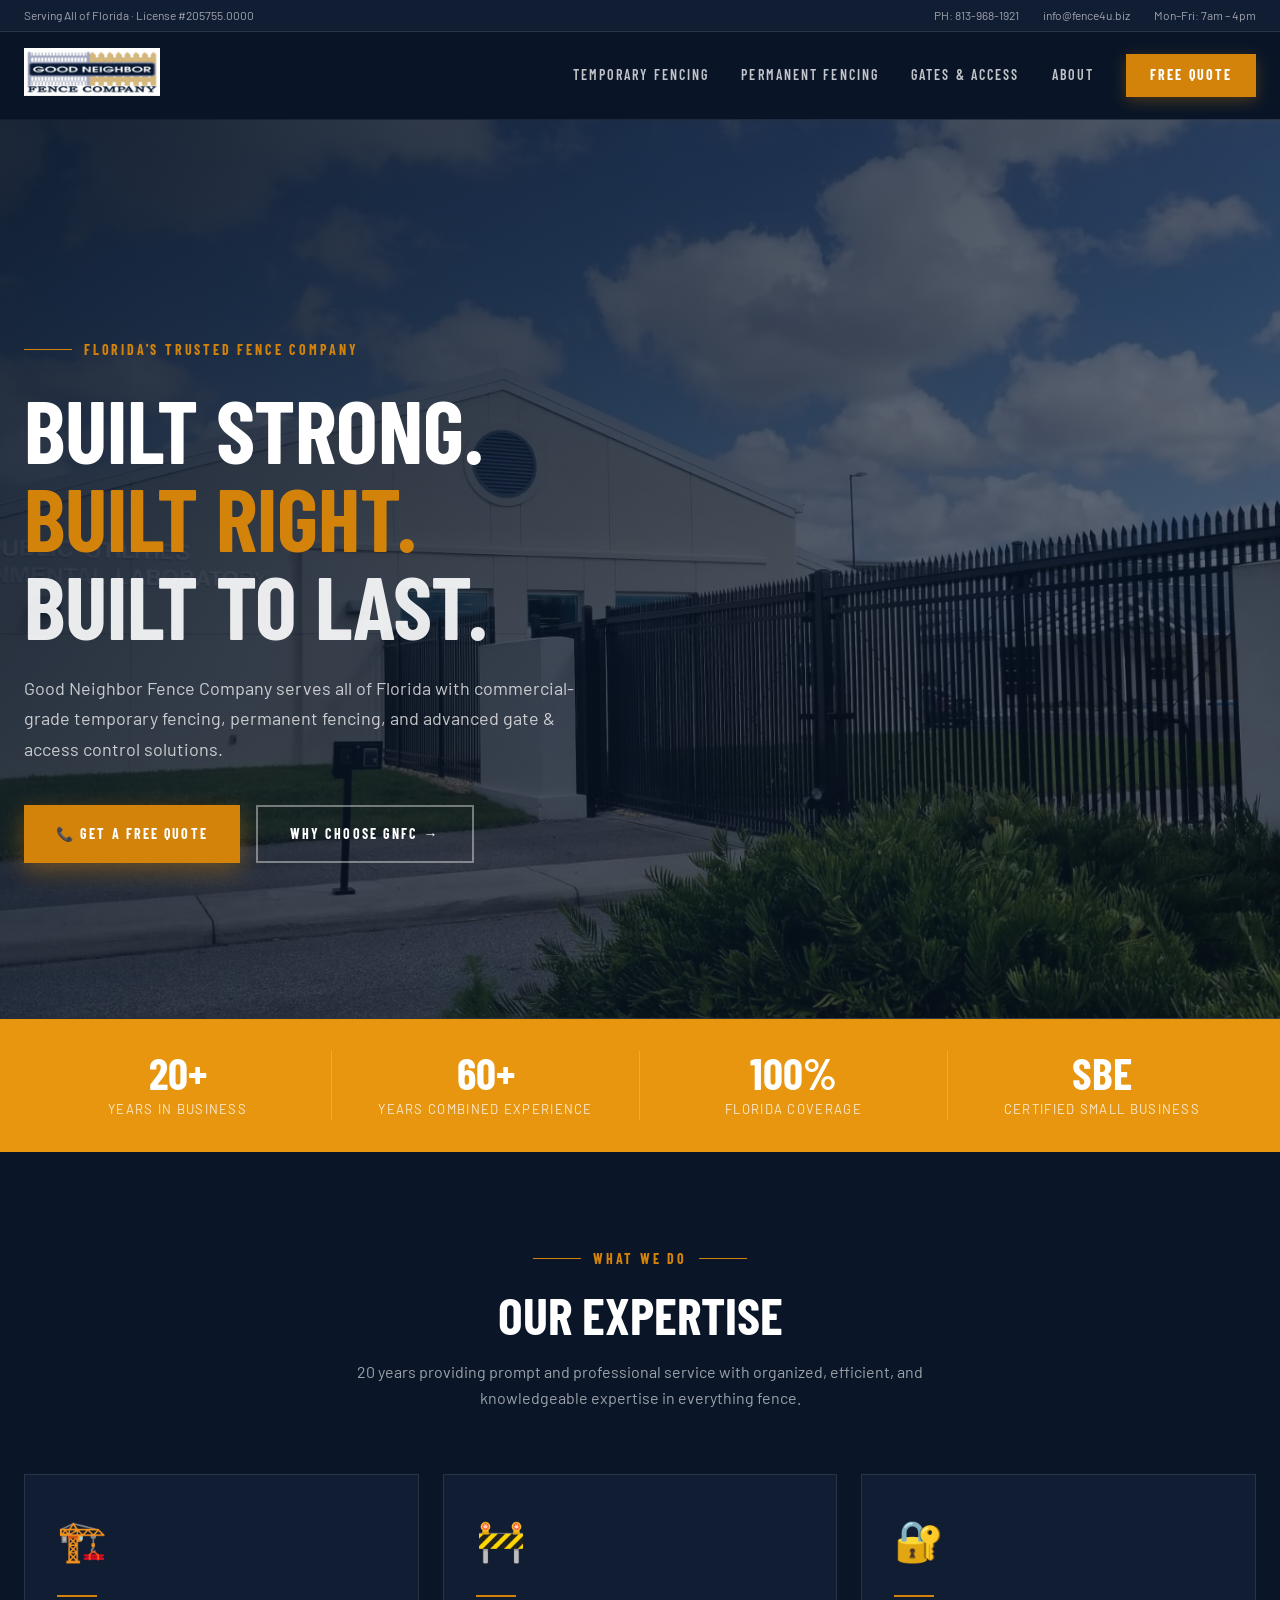
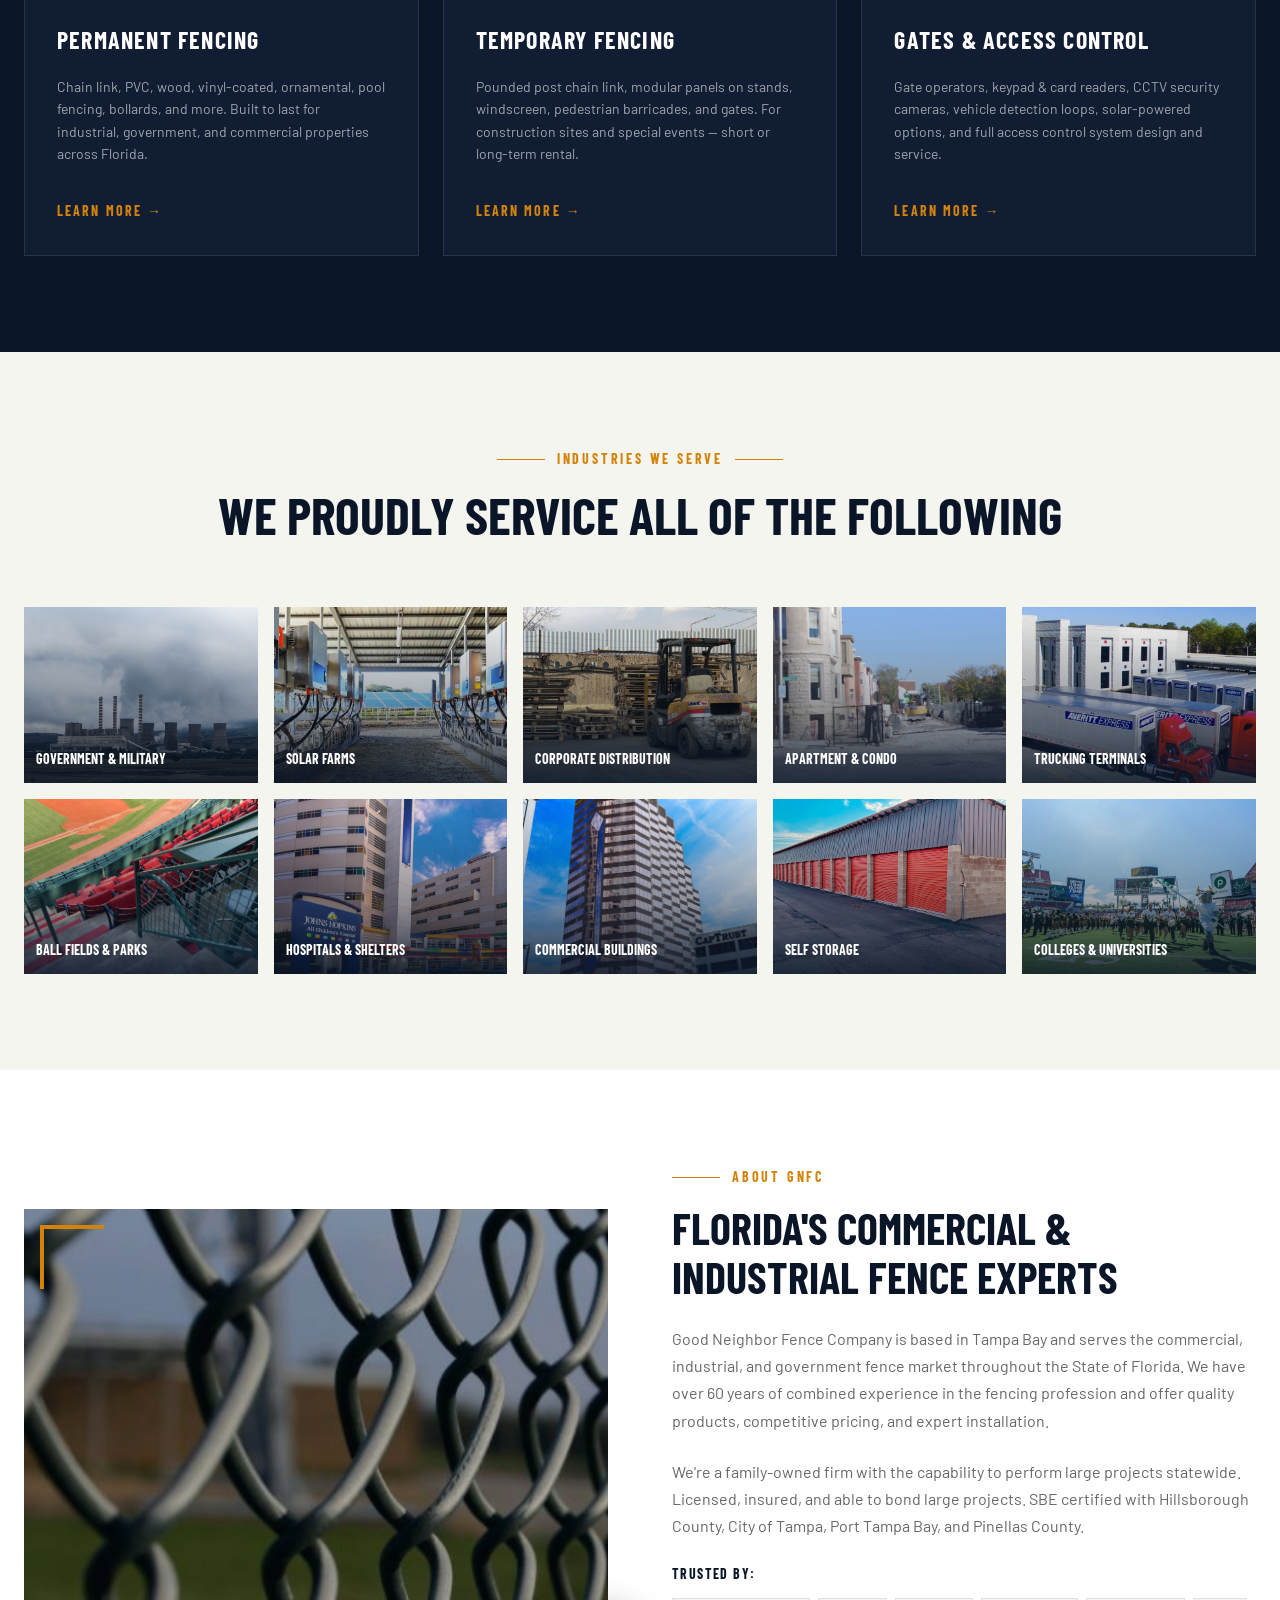
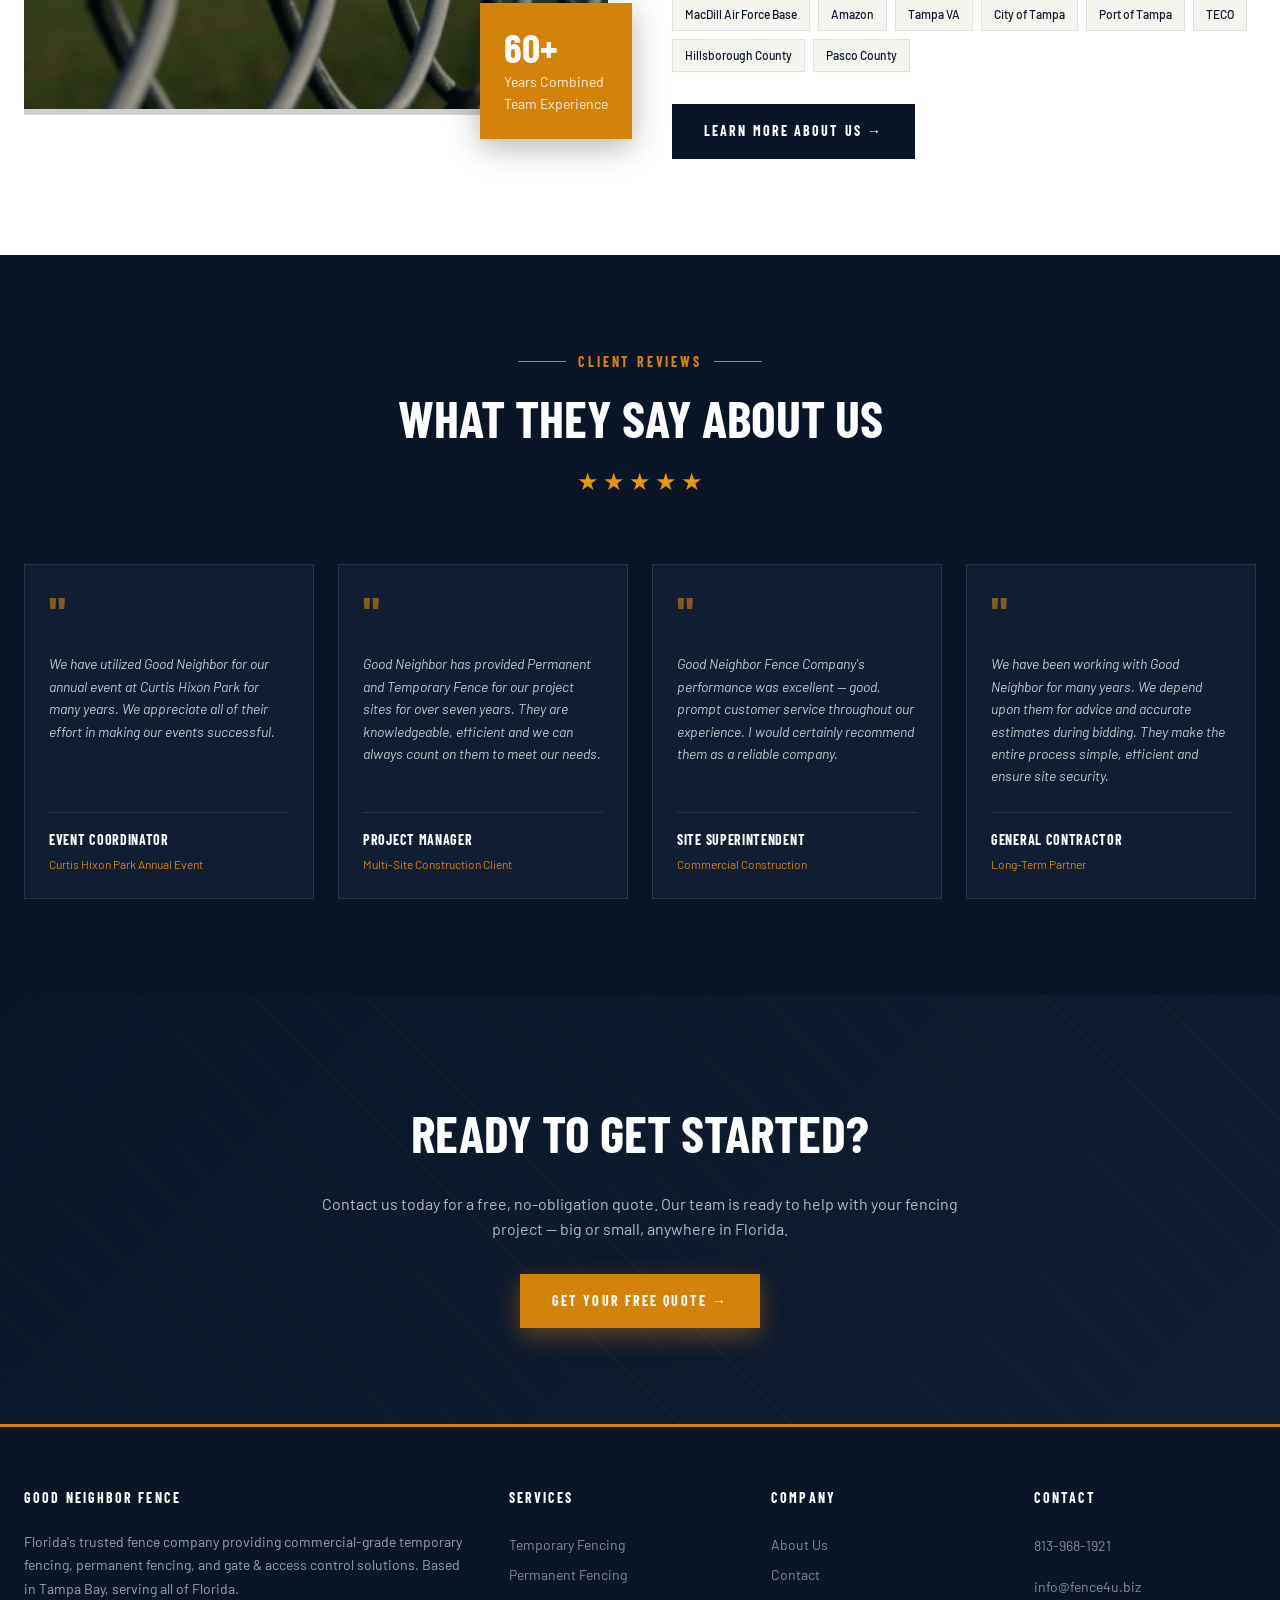
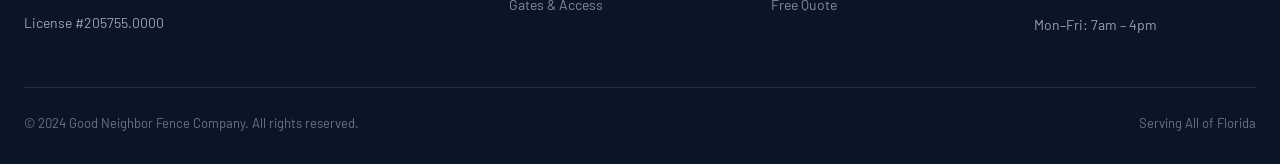
<file: index.html>
<!DOCTYPE html>
<html lang="en">
<head>
    <meta charset="utf-8">
    <meta name="viewport" content="width=device-width, initial-scale=1.0">
    <title>Good Neighbor Fence Company | Tampa, FL – Commercial &amp; Industrial Fencing</title>
    <meta name="description" content="GNFC serves all of Florida with temporary fencing, permanent fencing, gates & access control. 20+ years serving government, military, corporate, and industrial clients. License #205755.0000.">
    <link rel="stylesheet" href="css/style.css">
</head>
<body>

    <!-- Top Info Bar -->
    <div class="top-info-bar">
        <div class="inner">
            <span>Serving All of Florida · License #205755.0000</span>
            <div class="right-links">
                <a href="tel:8139681921">PH: 813-968-1921</a>
                <a href="mailto:info@fence4u.biz">info@fence4u.biz</a>
                <span>Mon–Fri: 7am – 4pm</span>
            </div>
        </div>
    </div>

    <!-- Header -->
    <header>
        <div class="inner">
            <a href="index.html" class="logo-container">
                <img src="assets/GoodNeighborFence_logo.png" alt="Good Neighbor Fence Company">
            </a>
            <nav id="main-nav">
                <a href="temporary-fencing.html">Temporary Fencing</a>
                <a href="permanent-fencing.html">Permanent Fencing</a>
                <a href="gates-access.html">Gates &amp; Access</a>
                <a href="about.html">About</a>
                <a href="get-in-touch.html" class="cta-nav">Free Quote</a>
            </nav>
            <button class="mobile-menu-btn" onclick="document.getElementById('main-nav').classList.toggle('open')" aria-label="Open menu">☰</button>
        </div>
    </header>

    <!-- Hero Section -->
    <section class="hero">
        <div class="hero-bg" style="background-image: url('assets/pf.jpg')"></div>
        <div class="hero-overlay"></div>
        <div class="hero-content">
            <div class="inner">
                <div class="hero-label">
                    <div class="line"></div>
                    <span>Florida's Trusted Fence Company</span>
                </div>
                <h1>
                    <span>BUILT STRONG.</span><br>
                    <span class="gold">BUILT RIGHT.</span><br>
                    <span class="dim">BUILT TO LAST.</span>
                </h1>
                <p>Good Neighbor Fence Company serves all of Florida with commercial-grade temporary fencing, permanent fencing, and advanced gate &amp; access control solutions.</p>
                <div class="hero-buttons">
                    <a href="get-in-touch.html" class="btn btn-gold">📞 Get a Free Quote</a>
                    <a href="about.html" class="btn btn-outline">Why Choose GNFC →</a>
                </div>
            </div>
        </div>
    </section>

    <!-- Stats Bar -->
    <div class="stats-bar">
        <div class="inner">
            <div class="stats-grid">
                <div>
                    <div class="stat-number">20+</div>
                    <div class="stat-label">Years in Business</div>
                </div>
                <div>
                    <div class="stat-number">60+</div>
                    <div class="stat-label">Years Combined Experience</div>
                </div>
                <div>
                    <div class="stat-number">100%</div>
                    <div class="stat-label">Florida Coverage</div>
                </div>
                <div>
                    <div class="stat-number">SBE</div>
                    <div class="stat-label">Certified Small Business</div>
                </div>
            </div>
        </div>
    </div>

    <!-- Our Expertise -->
    <section class="section section-navy">
        <div class="max-w-7xl">
            <div class="section-header">
                <div class="section-label">
                    <div class="line"></div>
                    <span>What We Do</span>
                    <div class="line"></div>
                </div>
                <h2>Our Expertise</h2>
                <p>20 years providing prompt and professional service with organized, efficient, and knowledgeable expertise in everything fence.</p>
            </div>
            <div class="services-grid">
                <div class="service-card">
                    <div class="icon">🏗️</div>
                    <div class="divider"></div>
                    <h3>Permanent Fencing</h3>
                    <p>Chain link, PVC, wood, vinyl-coated, ornamental, pool fencing, bollards, and more. Built to last for industrial, government, and commercial properties across Florida.</p>
                    <a href="permanent-fencing.html" class="learn-more">Learn More →</a>
                </div>
                <div class="service-card">
                    <div class="icon">🚧</div>
                    <div class="divider"></div>
                    <h3>Temporary Fencing</h3>
                    <p>Pounded post chain link, modular panels on stands, windscreen, pedestrian barricades, and gates. For construction sites and special events — short or long-term rental.</p>
                    <a href="temporary-fencing.html" class="learn-more">Learn More →</a>
                </div>
                <div class="service-card">
                    <div class="icon">🔐</div>
                    <div class="divider"></div>
                    <h3>Gates &amp; Access Control</h3>
                    <p>Gate operators, keypad &amp; card readers, CCTV security cameras, vehicle detection loops, solar-powered options, and full access control system design and service.</p>
                    <a href="gates-access.html" class="learn-more">Learn More →</a>
                </div>
            </div>
        </div>
    </section>

    <!-- Industries We Serve -->
    <section class="section section-surface">
        <div class="max-w-7xl">
            <div class="section-header">
                <div class="section-label">
                    <div class="line"></div>
                    <span>Industries We Serve</span>
                    <div class="line"></div>
                </div>
                <h2>We Proudly Service All of the Following</h2>
            </div>
            <div class="industries-grid">
                <div class="industry-card">
                    <img src="assets/Government-Fencing.png" alt="Government & Military" loading="lazy">
                    <div class="overlay"></div>
                    <div class="label"><span>Government &amp; Military</span></div>
                    <div class="gold-line"></div>
                </div>
                <div class="industry-card">
                    <img src="assets/Solar-Farm-Fencing.png" alt="Solar Farms" loading="lazy">
                    <div class="overlay"></div>
                    <div class="label"><span>Solar Farms</span></div>
                    <div class="gold-line"></div>
                </div>
                <div class="industry-card">
                    <img src="assets/corporate-distribution-fencing.png" alt="Corporate Distribution" loading="lazy">
                    <div class="overlay"></div>
                    <div class="label"><span>Corporate Distribution</span></div>
                    <div class="gold-line"></div>
                </div>
                <div class="industry-card">
                    <img src="assets/apartment-and-condo-fencing.png" alt="Apartment & Condo" loading="lazy">
                    <div class="overlay"></div>
                    <div class="label"><span>Apartment &amp; Condo</span></div>
                    <div class="gold-line"></div>
                </div>
                <div class="industry-card">
                    <img src="assets/trucking-company-terminal-fencing.png" alt="Trucking Terminals" loading="lazy">
                    <div class="overlay"></div>
                    <div class="label"><span>Trucking Terminals</span></div>
                    <div class="gold-line"></div>
                </div>
                <div class="industry-card">
                    <img src="assets/Ball-Park-Fencing.png" alt="Ball Fields & Parks" loading="lazy">
                    <div class="overlay"></div>
                    <div class="label"><span>Ball Fields &amp; Parks</span></div>
                    <div class="gold-line"></div>
                </div>
                <div class="industry-card">
                    <img src="assets/hospital-fencing.png" alt="Hospitals & Shelters" loading="lazy">
                    <div class="overlay"></div>
                    <div class="label"><span>Hospitals &amp; Shelters</span></div>
                    <div class="gold-line"></div>
                </div>
                <div class="industry-card">
                    <img src="assets/commercial-building-fencing.png" alt="Commercial Buildings" loading="lazy">
                    <div class="overlay"></div>
                    <div class="label"><span>Commercial Buildings</span></div>
                    <div class="gold-line"></div>
                </div>
                <div class="industry-card">
                    <img src="assets/stoarge-unit-fencing.png" alt="Self Storage" loading="lazy">
                    <div class="overlay"></div>
                    <div class="label"><span>Self Storage</span></div>
                    <div class="gold-line"></div>
                </div>
                <div class="industry-card">
                    <img src="assets/college-and-university-fencing.png" alt="Colleges & Universities" loading="lazy">
                    <div class="overlay"></div>
                    <div class="label"><span>Colleges &amp; Universities</span></div>
                    <div class="gold-line"></div>
                </div>
            </div>
        </div>
    </section>

    <!-- About Section -->
    <section class="section section-white">
        <div class="split-section">
            <div class="split-image">
                <img src="assets/Chain-Link.jpg" alt="Professional fence installation by Good Neighbor Fence Company" loading="lazy">
                <div class="overlay"></div>
                <div class="corner-accent"></div>
                <div class="experience-badge">
                    <div class="number">60+</div>
                    <div class="text">Years Combined<br>Team Experience</div>
                </div>
            </div>
            <div class="split-text">
                <div class="label">
                    <div class="line"></div>
                    <span>About GNFC</span>
                </div>
                <h2>Florida's Commercial &amp; Industrial Fence Experts</h2>
                <p>Good Neighbor Fence Company is based in Tampa Bay and serves the commercial, industrial, and government fence market throughout the State of Florida. We have over 60 years of combined experience in the fencing profession and offer quality products, competitive pricing, and expert installation.</p>
                <p>We're a family-owned firm with the capability to perform large projects statewide. Licensed, insured, and able to bond large projects. SBE certified with Hillsborough County, City of Tampa, Port Tampa Bay, and Pinellas County.</p>
                <div class="trusted-by">
                    <div class="label">Trusted By:</div>
                    <div class="trusted-tags">
                        <span>MacDill Air Force Base</span>
                        <span>Amazon</span>
                        <span>Tampa VA</span>
                        <span>City of Tampa</span>
                        <span>Port of Tampa</span>
                        <span>TECO</span>
                        <span>Hillsborough County</span>
                        <span>Pasco County</span>
                    </div>
                </div>
                <a href="about.html" class="btn btn-navy">Learn More About Us →</a>
            </div>
        </div>
    </section>

    <!-- Testimonials -->
    <section class="section section-navy">
        <div class="max-w-7xl">
            <div class="section-header">
                <div class="section-label">
                    <div class="line"></div>
                    <span>Client Reviews</span>
                    <div class="line"></div>
                </div>
                <h2>What They Say About Us</h2>
                <div class="stars">
                    <span>★</span><span>★</span><span>★</span><span>★</span><span>★</span>
                </div>
            </div>
            <div class="testimonials-grid">
                <div class="testimonial-card">
                    <div class="quote-mark">"</div>
                    <p>We have utilized Good Neighbor for our annual event at Curtis Hixon Park for many years. We appreciate all of their effort in making our events successful.</p>
                    <div class="author">
                        <div class="author-name">Event Coordinator</div>
                        <div class="author-title">Curtis Hixon Park Annual Event</div>
                    </div>
                </div>
                <div class="testimonial-card">
                    <div class="quote-mark">"</div>
                    <p>Good Neighbor has provided Permanent and Temporary Fence for our project sites for over seven years. They are knowledgeable, efficient and we can always count on them to meet our needs.</p>
                    <div class="author">
                        <div class="author-name">Project Manager</div>
                        <div class="author-title">Multi-Site Construction Client</div>
                    </div>
                </div>
                <div class="testimonial-card">
                    <div class="quote-mark">"</div>
                    <p>Good Neighbor Fence Company's performance was excellent — good, prompt customer service throughout our experience. I would certainly recommend them as a reliable company.</p>
                    <div class="author">
                        <div class="author-name">Site Superintendent</div>
                        <div class="author-title">Commercial Construction</div>
                    </div>
                </div>
                <div class="testimonial-card">
                    <div class="quote-mark">"</div>
                    <p>We have been working with Good Neighbor for many years. We depend upon them for advice and accurate estimates during bidding. They make the entire process simple, efficient and ensure site security.</p>
                    <div class="author">
                        <div class="author-name">General Contractor</div>
                        <div class="author-title">Long-Term Partner</div>
                    </div>
                </div>
            </div>
        </div>
    </section>

    <!-- CTA Banner -->
    <section class="cta-banner">
        <div class="pattern"></div>
        <div class="content">
            <h2>Ready to Get Started?</h2>
            <p>Contact us today for a free, no-obligation quote. Our team is ready to help with your fencing project — big or small, anywhere in Florida.</p>
            <a href="get-in-touch.html" class="btn btn-gold">Get Your Free Quote →</a>
        </div>
    </section>

    <!-- Footer -->
    <footer>
        <div class="inner">
            <div class="footer-grid">
                <div class="footer-col">
                    <h4>Good Neighbor Fence</h4>
                    <p>Florida's trusted fence company providing commercial-grade temporary fencing, permanent fencing, and gate &amp; access control solutions. Based in Tampa Bay, serving all of Florida.</p>
                    <p>License #205755.0000</p>
                </div>
                <div class="footer-col">
                    <h4>Services</h4>
                    <a href="temporary-fencing.html">Temporary Fencing</a>
                    <a href="permanent-fencing.html">Permanent Fencing</a>
                    <a href="gates-access.html">Gates &amp; Access</a>
                </div>
                <div class="footer-col">
                    <h4>Company</h4>
                    <a href="about.html">About Us</a>
                    <a href="get-in-touch.html">Contact</a>
                    <a href="get-in-touch.html">Free Quote</a>
                </div>
                <div class="footer-col">
                    <h4>Contact</h4>
                    <p><a href="tel:8139681921">813-968-1921</a></p>
                    <p><a href="mailto:info@fence4u.biz">info@fence4u.biz</a></p>
                    <p>Mon–Fri: 7am – 4pm</p>
                </div>
            </div>
            <div class="footer-bottom">
                <span>&copy; 2024 Good Neighbor Fence Company. All rights reserved.</span>
                <span>Serving All of Florida</span>
            </div>
        </div>
    </footer>

    <script>
        // Close mobile menu when clicking a link
        document.querySelectorAll('#main-nav a').forEach(function(link) {
            link.addEventListener('click', function() {
                document.getElementById('main-nav').classList.remove('open');
            });
        });
    </script>

<script>document.documentElement.classList.add("loaded");</script>
</body>
</html>
</file>
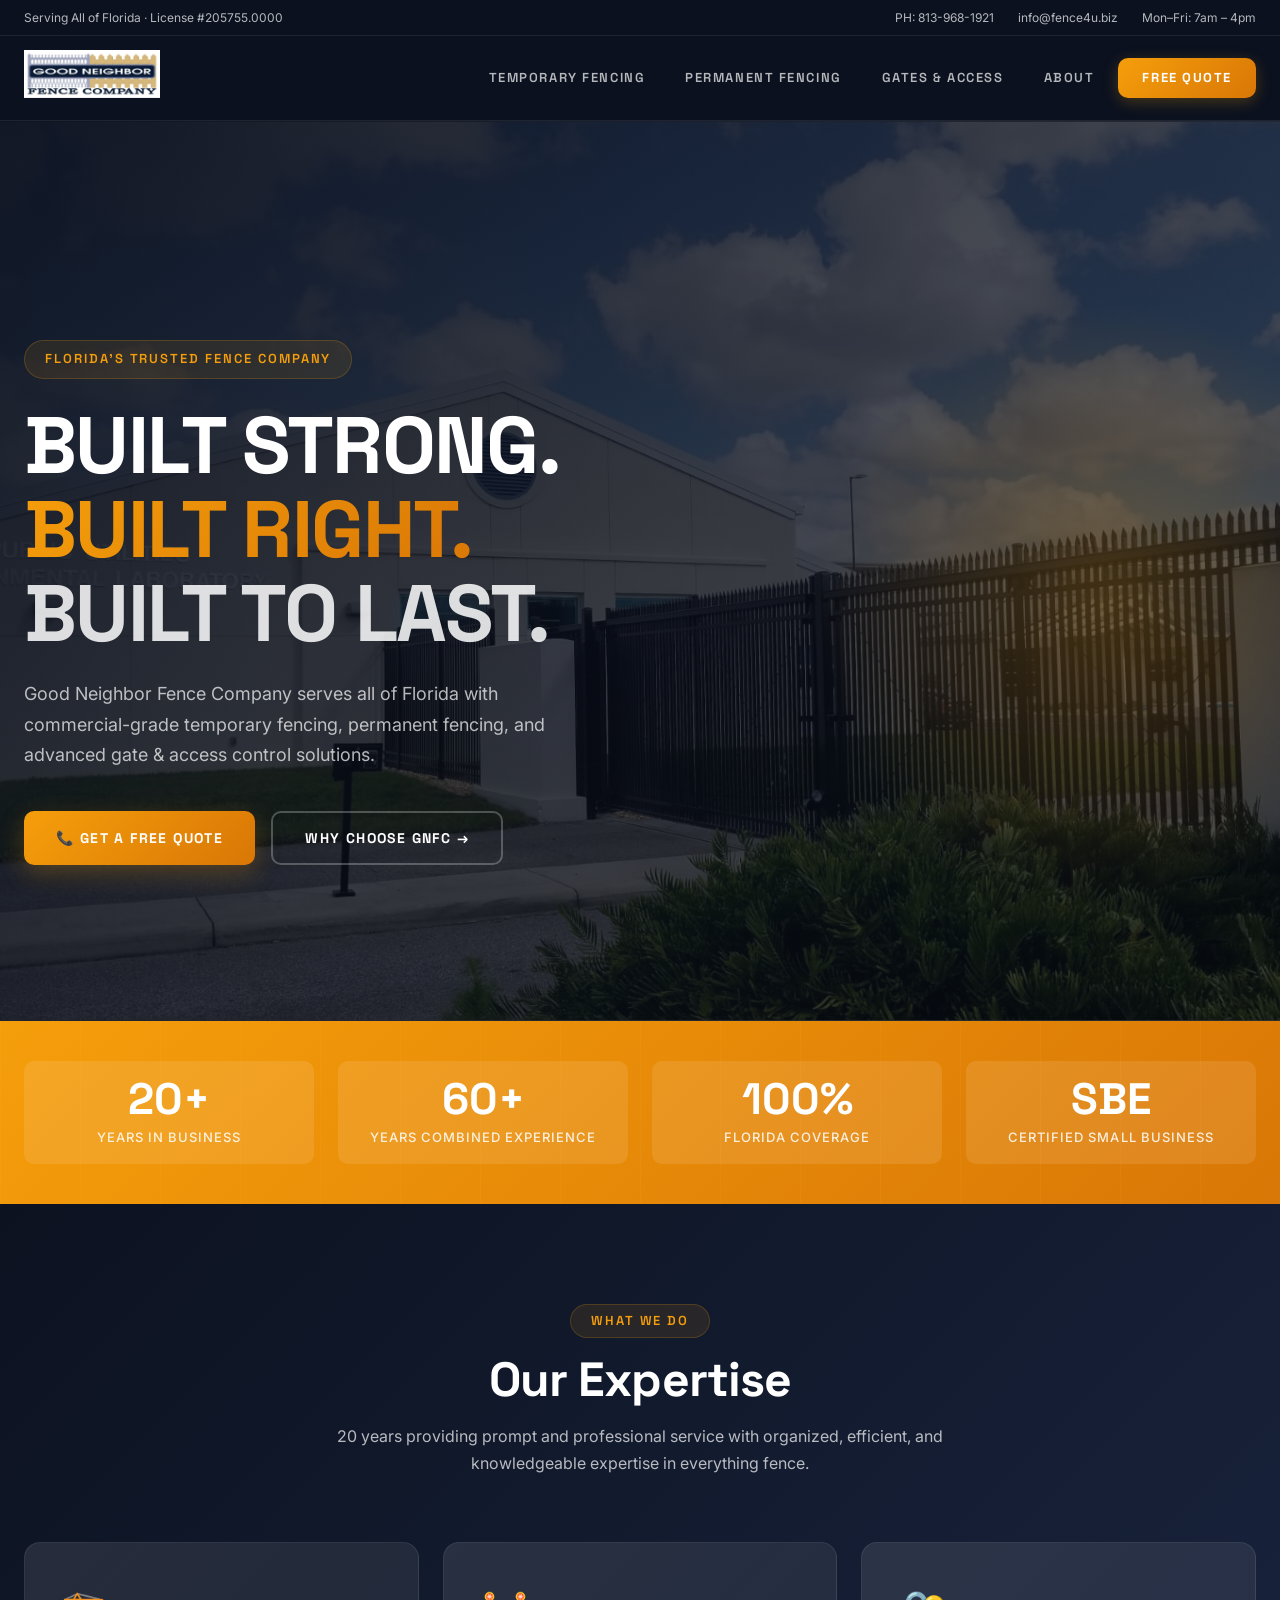
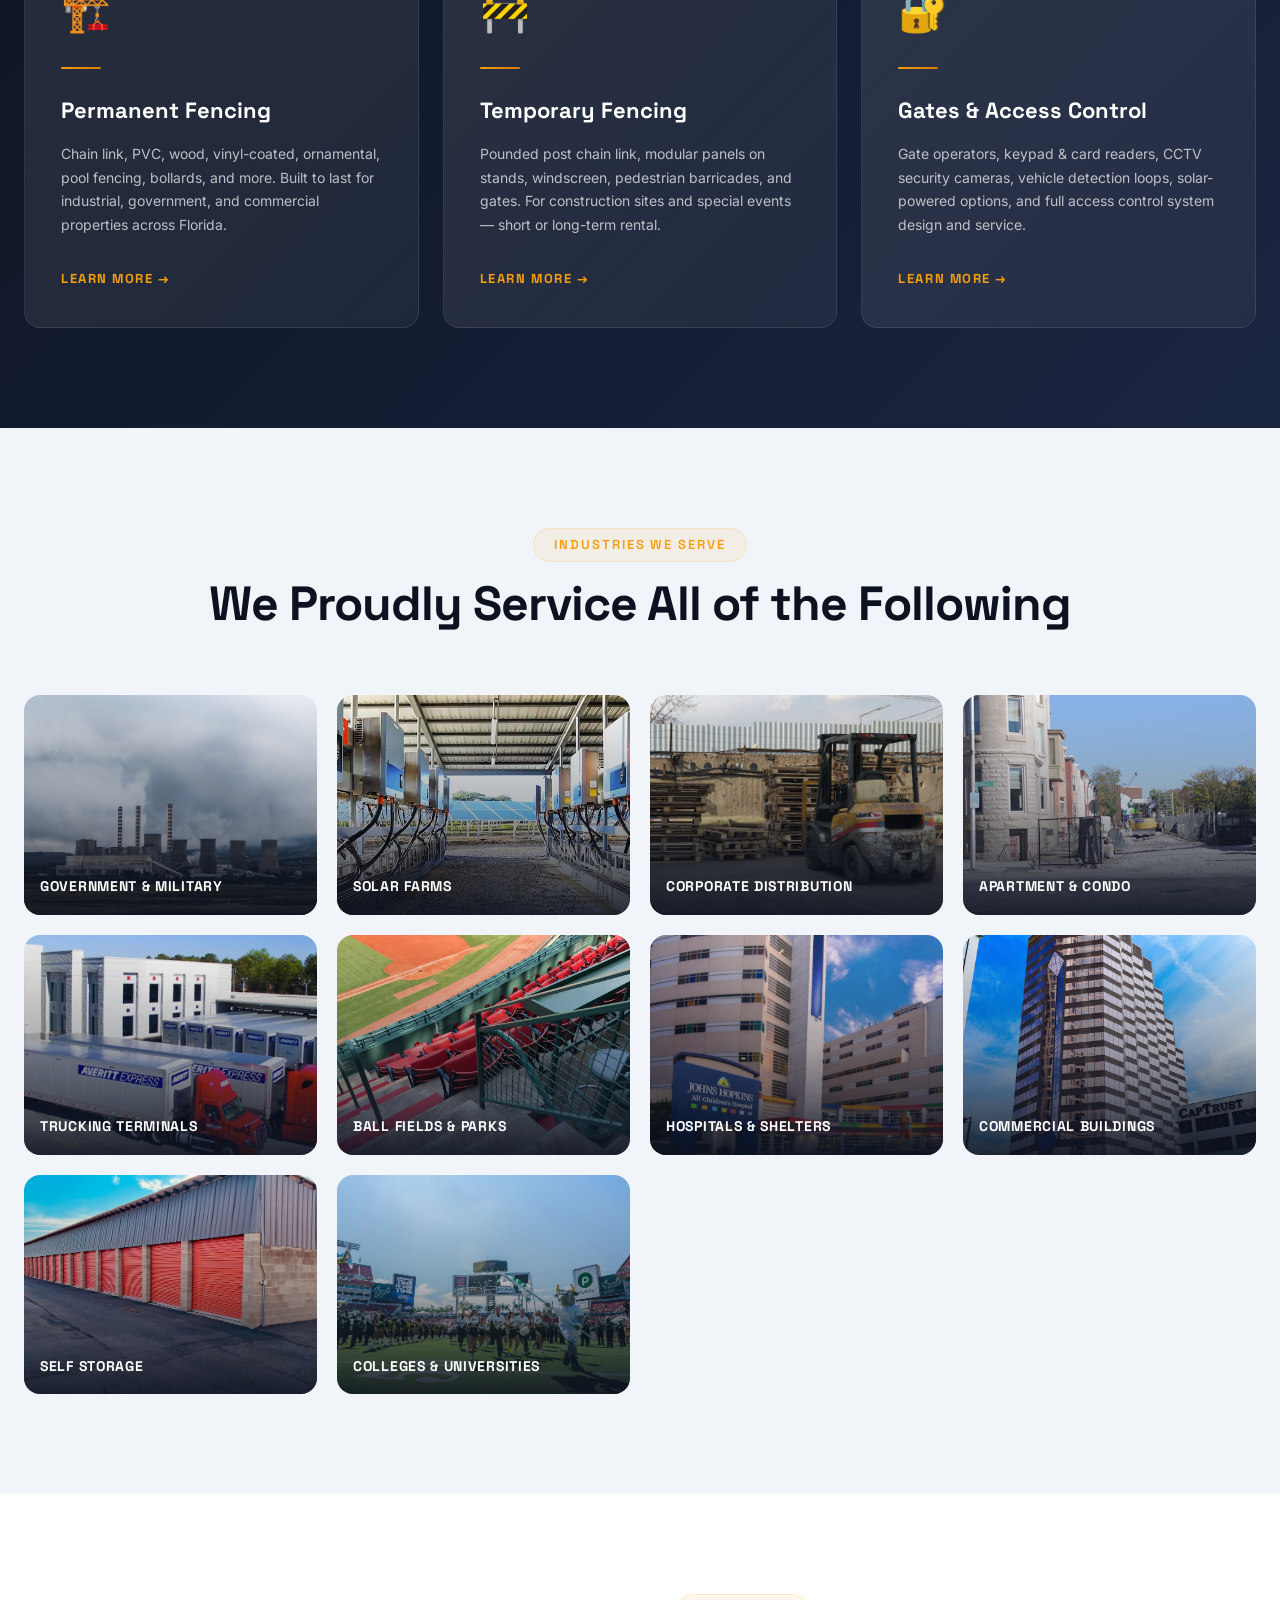
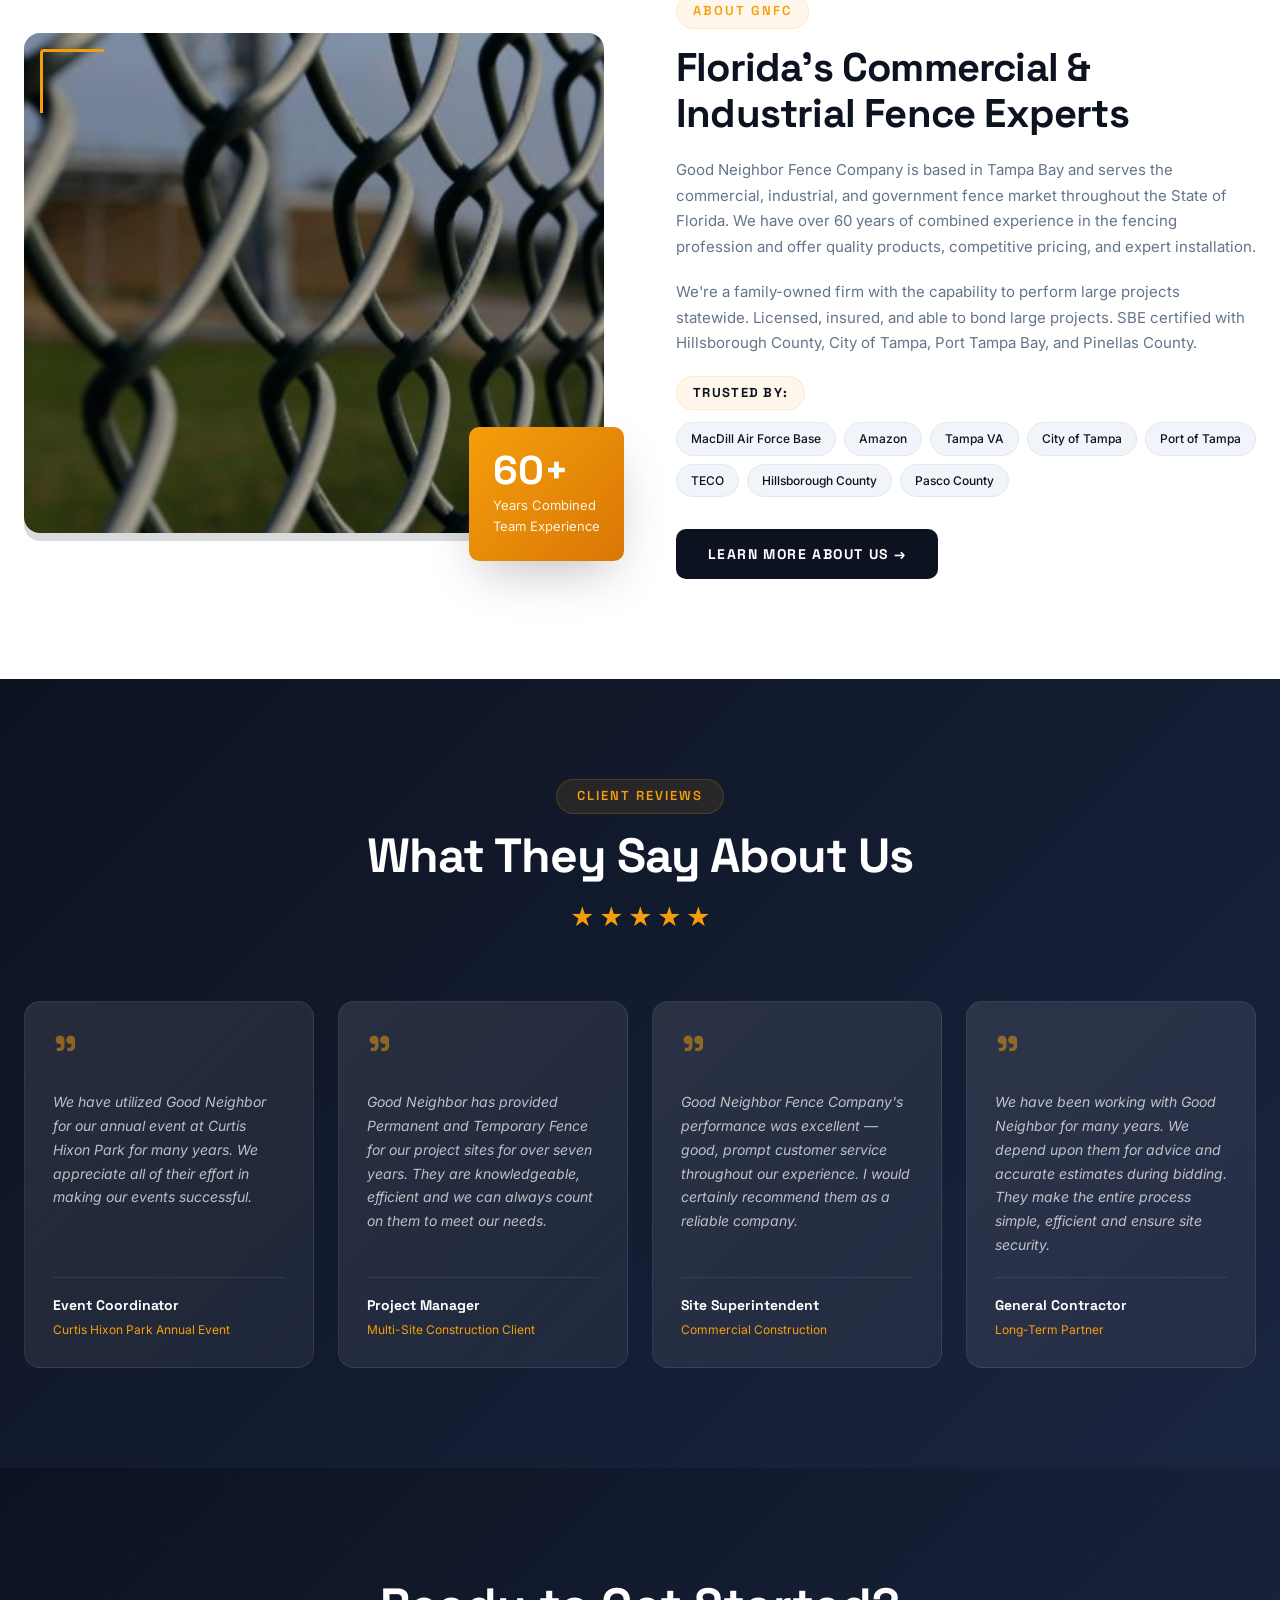
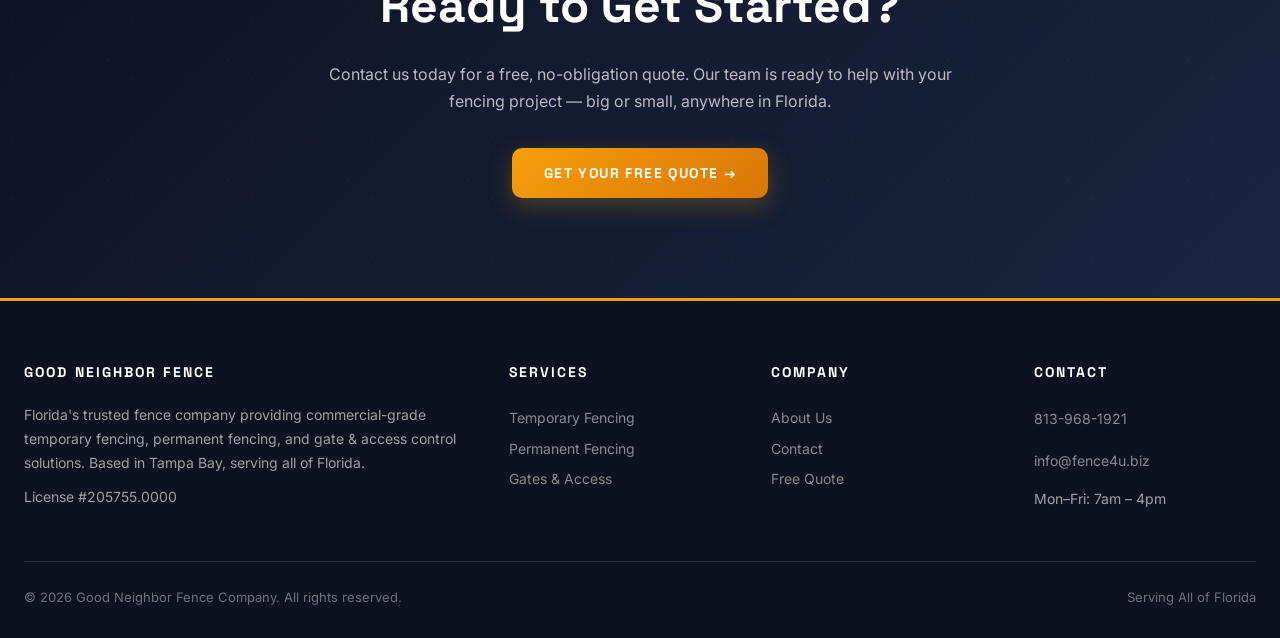
<file: docs/index.html>
<!DOCTYPE html>
<html lang="en">
<head>
    <meta charset="utf-8">
    <meta name="viewport" content="width=device-width, initial-scale=1.0">
    <title>Good Neighbor Fence Company | Tampa, FL – Commercial &amp; Industrial Fencing</title>
    <meta name="description" content="GNFC serves all of Florida with temporary fencing, permanent fencing, gates & access control. 20+ years serving government, military, corporate, and industrial clients. License #205755.0000.">
    <link rel="icon" type="image/svg+xml" href="assets/favicon.svg">
    <link rel="stylesheet" href="css/style.css">
</head>
<body>

    <!-- Top Info Bar -->
    <div class="top-info-bar">
        <div class="inner">
            <span>Serving All of Florida · License #205755.0000</span>
            <div class="right-links">
                <a href="tel:8139681921">PH: 813-968-1921</a>
                <a href="mailto:info@fence4u.biz">info@fence4u.biz</a>
                <span>Mon–Fri: 7am – 4pm</span>
            </div>
        </div>
    </div>

    <!-- Header -->
    <header>
        <div class="inner">
            <a href="index.html" class="logo-container">
                <img src="assets/GoodNeighborFence_logo.png" alt="Good Neighbor Fence Company">
            </a>
            <nav id="main-nav">
                <a href="temporary-fencing.html">Temporary Fencing</a>
                <a href="permanent-fencing.html">Permanent Fencing</a>
                <a href="gates-access.html">Gates &amp; Access</a>
                <a href="about.html">About</a>
                <a href="get-in-touch.html" class="cta-nav">Free Quote</a>
            </nav>
            <button class="mobile-menu-btn" onclick="document.getElementById('main-nav').classList.toggle('open')" aria-label="Open menu">☰</button>
        </div>
    </header>

    <!-- Hero Section -->
    <section class="hero">
        <div class="hero-bg" style="background-image: url('assets/pf.jpg')"></div>
        <div class="hero-overlay"></div>
        <div class="hero-content">
            <div class="inner">
                <div class="hero-label">
                    <div class="line"></div>
                    <span>Florida's Trusted Fence Company</span>
                </div>
                <h1>
                    <span>BUILT STRONG.</span><br>
                    <span class="gold">BUILT RIGHT.</span><br>
                    <span class="dim">BUILT TO LAST.</span>
                </h1>
                <p>Good Neighbor Fence Company serves all of Florida with commercial-grade temporary fencing, permanent fencing, and advanced gate &amp; access control solutions.</p>
                <div class="hero-buttons">
                    <a href="get-in-touch.html" class="btn btn-gold">📞 Get a Free Quote</a>
                    <a href="about.html" class="btn btn-outline">Why Choose GNFC →</a>
                </div>
            </div>
        </div>
    </section>

    <!-- Stats Bar -->
    <div class="stats-bar">
        <div class="inner">
            <div class="stats-grid">
                <div>
                    <div class="stat-number">20+</div>
                    <div class="stat-label">Years in Business</div>
                </div>
                <div>
                    <div class="stat-number">60+</div>
                    <div class="stat-label">Years Combined Experience</div>
                </div>
                <div>
                    <div class="stat-number">100%</div>
                    <div class="stat-label">Florida Coverage</div>
                </div>
                <div>
                    <div class="stat-number">SBE</div>
                    <div class="stat-label">Certified Small Business</div>
                </div>
            </div>
        </div>
    </div>

    <!-- Our Expertise -->
    <section class="section section-navy">
        <div class="max-w-7xl">
            <div class="section-header reveal">
                <div class="section-label">
                    <div class="line"></div>
                    <span>What We Do</span>
                    <div class="line"></div>
                </div>
                <h2>Our Expertise</h2>
                <p>20 years providing prompt and professional service with organized, efficient, and knowledgeable expertise in everything fence.</p>
            </div>
            <div class="services-grid">
                <div class="service-card reveal reveal-delay-1">
                    <div class="icon">🏗️</div>
                    <div class="divider"></div>
                    <h3>Permanent Fencing</h3>
                    <p>Chain link, PVC, wood, vinyl-coated, ornamental, pool fencing, bollards, and more. Built to last for industrial, government, and commercial properties across Florida.</p>
                    <a href="permanent-fencing.html" class="learn-more">Learn More →</a>
                </div>
                <div class="service-card reveal reveal-delay-2">
                    <div class="icon">🚧</div>
                    <div class="divider"></div>
                    <h3>Temporary Fencing</h3>
                    <p>Pounded post chain link, modular panels on stands, windscreen, pedestrian barricades, and gates. For construction sites and special events — short or long-term rental.</p>
                    <a href="temporary-fencing.html" class="learn-more">Learn More →</a>
                </div>
                <div class="service-card reveal reveal-delay-3">
                    <div class="icon">🔐</div>
                    <div class="divider"></div>
                    <h3>Gates &amp; Access Control</h3>
                    <p>Gate operators, keypad &amp; card readers, CCTV security cameras, vehicle detection loops, solar-powered options, and full access control system design and service.</p>
                    <a href="gates-access.html" class="learn-more">Learn More →</a>
                </div>
            </div>
        </div>
    </section>

    <!-- Industries We Serve -->
    <section class="section section-surface">
        <div class="max-w-7xl">
            <div class="section-header reveal">
                <div class="section-label">
                    <div class="line"></div>
                    <span>Industries We Serve</span>
                    <div class="line"></div>
                </div>
                <h2>We Proudly Service All of the Following</h2>
            </div>
            <div class="industries-grid">
                <div class="industry-card">
                    <img src="assets/Government-Fencing.png" alt="Government & Military" loading="lazy">
                    <div class="overlay"></div>
                    <div class="label"><span>Government &amp; Military</span></div>
                    <div class="gold-line"></div>
                </div>
                <div class="industry-card">
                    <img src="assets/Solar-Farm-Fencing.png" alt="Solar Farms" loading="lazy">
                    <div class="overlay"></div>
                    <div class="label"><span>Solar Farms</span></div>
                    <div class="gold-line"></div>
                </div>
                <div class="industry-card">
                    <img src="assets/corporate-distribution-fencing.png" alt="Corporate Distribution" loading="lazy">
                    <div class="overlay"></div>
                    <div class="label"><span>Corporate Distribution</span></div>
                    <div class="gold-line"></div>
                </div>
                <div class="industry-card">
                    <img src="assets/apartment-and-condo-fencing.png" alt="Apartment & Condo" loading="lazy">
                    <div class="overlay"></div>
                    <div class="label"><span>Apartment &amp; Condo</span></div>
                    <div class="gold-line"></div>
                </div>
                <div class="industry-card">
                    <img src="assets/trucking-company-terminal-fencing.png" alt="Trucking Terminals" loading="lazy">
                    <div class="overlay"></div>
                    <div class="label"><span>Trucking Terminals</span></div>
                    <div class="gold-line"></div>
                </div>
                <div class="industry-card">
                    <img src="assets/Ball-Park-Fencing.png" alt="Ball Fields & Parks" loading="lazy">
                    <div class="overlay"></div>
                    <div class="label"><span>Ball Fields &amp; Parks</span></div>
                    <div class="gold-line"></div>
                </div>
                <div class="industry-card">
                    <img src="assets/hospital-fencing.png" alt="Hospitals & Shelters" loading="lazy">
                    <div class="overlay"></div>
                    <div class="label"><span>Hospitals &amp; Shelters</span></div>
                    <div class="gold-line"></div>
                </div>
                <div class="industry-card">
                    <img src="assets/commercial-building-fencing.png" alt="Commercial Buildings" loading="lazy">
                    <div class="overlay"></div>
                    <div class="label"><span>Commercial Buildings</span></div>
                    <div class="gold-line"></div>
                </div>
                <div class="industry-card">
                    <img src="assets/stoarge-unit-fencing.png" alt="Self Storage" loading="lazy">
                    <div class="overlay"></div>
                    <div class="label"><span>Self Storage</span></div>
                    <div class="gold-line"></div>
                </div>
                <div class="industry-card">
                    <img src="assets/college-and-university-fencing.png" alt="Colleges & Universities" loading="lazy">
                    <div class="overlay"></div>
                    <div class="label"><span>Colleges &amp; Universities</span></div>
                    <div class="gold-line"></div>
                </div>
            </div>
        </div>
    </section>

    <!-- About Section -->
    <section class="section section-white">
        <div class="split-section reveal">
            <div class="split-image">
                <img src="assets/Chain-Link.jpg" alt="Professional fence installation by Good Neighbor Fence Company" loading="lazy">
                <div class="overlay"></div>
                <div class="corner-accent"></div>
                <div class="experience-badge">
                    <div class="number">60+</div>
                    <div class="text">Years Combined<br>Team Experience</div>
                </div>
            </div>
            <div class="split-text">
                <div class="label">
                    <div class="line"></div>
                    <span>About GNFC</span>
                </div>
                <h2>Florida's Commercial &amp; Industrial Fence Experts</h2>
                <p>Good Neighbor Fence Company is based in Tampa Bay and serves the commercial, industrial, and government fence market throughout the State of Florida. We have over 60 years of combined experience in the fencing profession and offer quality products, competitive pricing, and expert installation.</p>
                <p>We're a family-owned firm with the capability to perform large projects statewide. Licensed, insured, and able to bond large projects. SBE certified with Hillsborough County, City of Tampa, Port Tampa Bay, and Pinellas County.</p>
                <div class="trusted-by">
                    <div class="label">Trusted By:</div>
                    <div class="trusted-tags">
                        <span>MacDill Air Force Base</span>
                        <span>Amazon</span>
                        <span>Tampa VA</span>
                        <span>City of Tampa</span>
                        <span>Port of Tampa</span>
                        <span>TECO</span>
                        <span>Hillsborough County</span>
                        <span>Pasco County</span>
                    </div>
                </div>
                <a href="about.html" class="btn btn-navy">Learn More About Us →</a>
            </div>
        </div>
    </section>

    <!-- Testimonials -->
    <section class="section section-navy">
        <div class="max-w-7xl">
            <div class="section-header reveal">
                <div class="section-label">
                    <div class="line"></div>
                    <span>Client Reviews</span>
                    <div class="line"></div>
                </div>
                <h2>What They Say About Us</h2>
                <div class="stars">
                    <span>★</span><span>★</span><span>★</span><span>★</span><span>★</span>
                </div>
            </div>
            <div class="testimonials-grid">
                <div class="testimonial-card">
                    <div class="quote-mark">"</div>
                    <p>We have utilized Good Neighbor for our annual event at Curtis Hixon Park for many years. We appreciate all of their effort in making our events successful.</p>
                    <div class="author">
                        <div class="author-name">Event Coordinator</div>
                        <div class="author-title">Curtis Hixon Park Annual Event</div>
                    </div>
                </div>
                <div class="testimonial-card">
                    <div class="quote-mark">"</div>
                    <p>Good Neighbor has provided Permanent and Temporary Fence for our project sites for over seven years. They are knowledgeable, efficient and we can always count on them to meet our needs.</p>
                    <div class="author">
                        <div class="author-name">Project Manager</div>
                        <div class="author-title">Multi-Site Construction Client</div>
                    </div>
                </div>
                <div class="testimonial-card">
                    <div class="quote-mark">"</div>
                    <p>Good Neighbor Fence Company's performance was excellent — good, prompt customer service throughout our experience. I would certainly recommend them as a reliable company.</p>
                    <div class="author">
                        <div class="author-name">Site Superintendent</div>
                        <div class="author-title">Commercial Construction</div>
                    </div>
                </div>
                <div class="testimonial-card">
                    <div class="quote-mark">"</div>
                    <p>We have been working with Good Neighbor for many years. We depend upon them for advice and accurate estimates during bidding. They make the entire process simple, efficient and ensure site security.</p>
                    <div class="author">
                        <div class="author-name">General Contractor</div>
                        <div class="author-title">Long-Term Partner</div>
                    </div>
                </div>
            </div>
        </div>
    </section>

    <!-- CTA Banner -->
    <section class="cta-banner">
        <div class="pattern"></div>
        <div class="content reveal">
            <h2>Ready to Get Started?</h2>
            <p>Contact us today for a free, no-obligation quote. Our team is ready to help with your fencing project — big or small, anywhere in Florida.</p>
            <a href="get-in-touch.html" class="btn btn-gold">Get Your Free Quote →</a>
        </div>
    </section>

    <!-- Footer -->
    <footer>
        <div class="inner">
            <div class="footer-grid">
                <div class="footer-col">
                    <h4>Good Neighbor Fence</h4>
                    <p>Florida's trusted fence company providing commercial-grade temporary fencing, permanent fencing, and gate &amp; access control solutions. Based in Tampa Bay, serving all of Florida.</p>
                    <p>License #205755.0000</p>
                </div>
                <div class="footer-col">
                    <h4>Services</h4>
                    <a href="temporary-fencing.html">Temporary Fencing</a>
                    <a href="permanent-fencing.html">Permanent Fencing</a>
                    <a href="gates-access.html">Gates &amp; Access</a>
                </div>
                <div class="footer-col">
                    <h4>Company</h4>
                    <a href="about.html">About Us</a>
                    <a href="get-in-touch.html">Contact</a>
                    <a href="get-in-touch.html">Free Quote</a>
                </div>
                <div class="footer-col">
                    <h4>Contact</h4>
                    <p><a href="tel:8139681921">813-968-1921</a></p>
                    <p><a href="mailto:info@fence4u.biz">info@fence4u.biz</a></p>
                    <p>Mon–Fri: 7am – 4pm</p>
                </div>
            </div>
            <div class="footer-bottom">
                <span>&copy; 2026 Good Neighbor Fence Company. All rights reserved.</span>
                <span>Serving All of Florida</span>
            </div>
        </div>
    </footer>

    <script>
        // FOUC
        document.documentElement.classList.add("loaded");

        // Mobile nav
        document.querySelectorAll('#main-nav a').forEach(function(link) {
            link.addEventListener('click', function() {
                document.getElementById('main-nav').classList.remove('open');
            });
        });

        // Header scroll effect
        var header = document.querySelector('header');
        window.addEventListener('scroll', function() {
            header.classList.toggle('scrolled', window.scrollY > 50);
        });

        // Scroll reveal
        var reveals = document.querySelectorAll('.reveal');
        var observer = new IntersectionObserver(function(entries) {
            entries.forEach(function(entry) {
                if (entry.isIntersecting) {
                    entry.target.classList.add('visible');
                    observer.unobserve(entry.target);
                }
            });
        }, { threshold: 0.1 });
        reveals.forEach(function(el) { observer.observe(el); });
    </script>
</body>
</html>
</file>
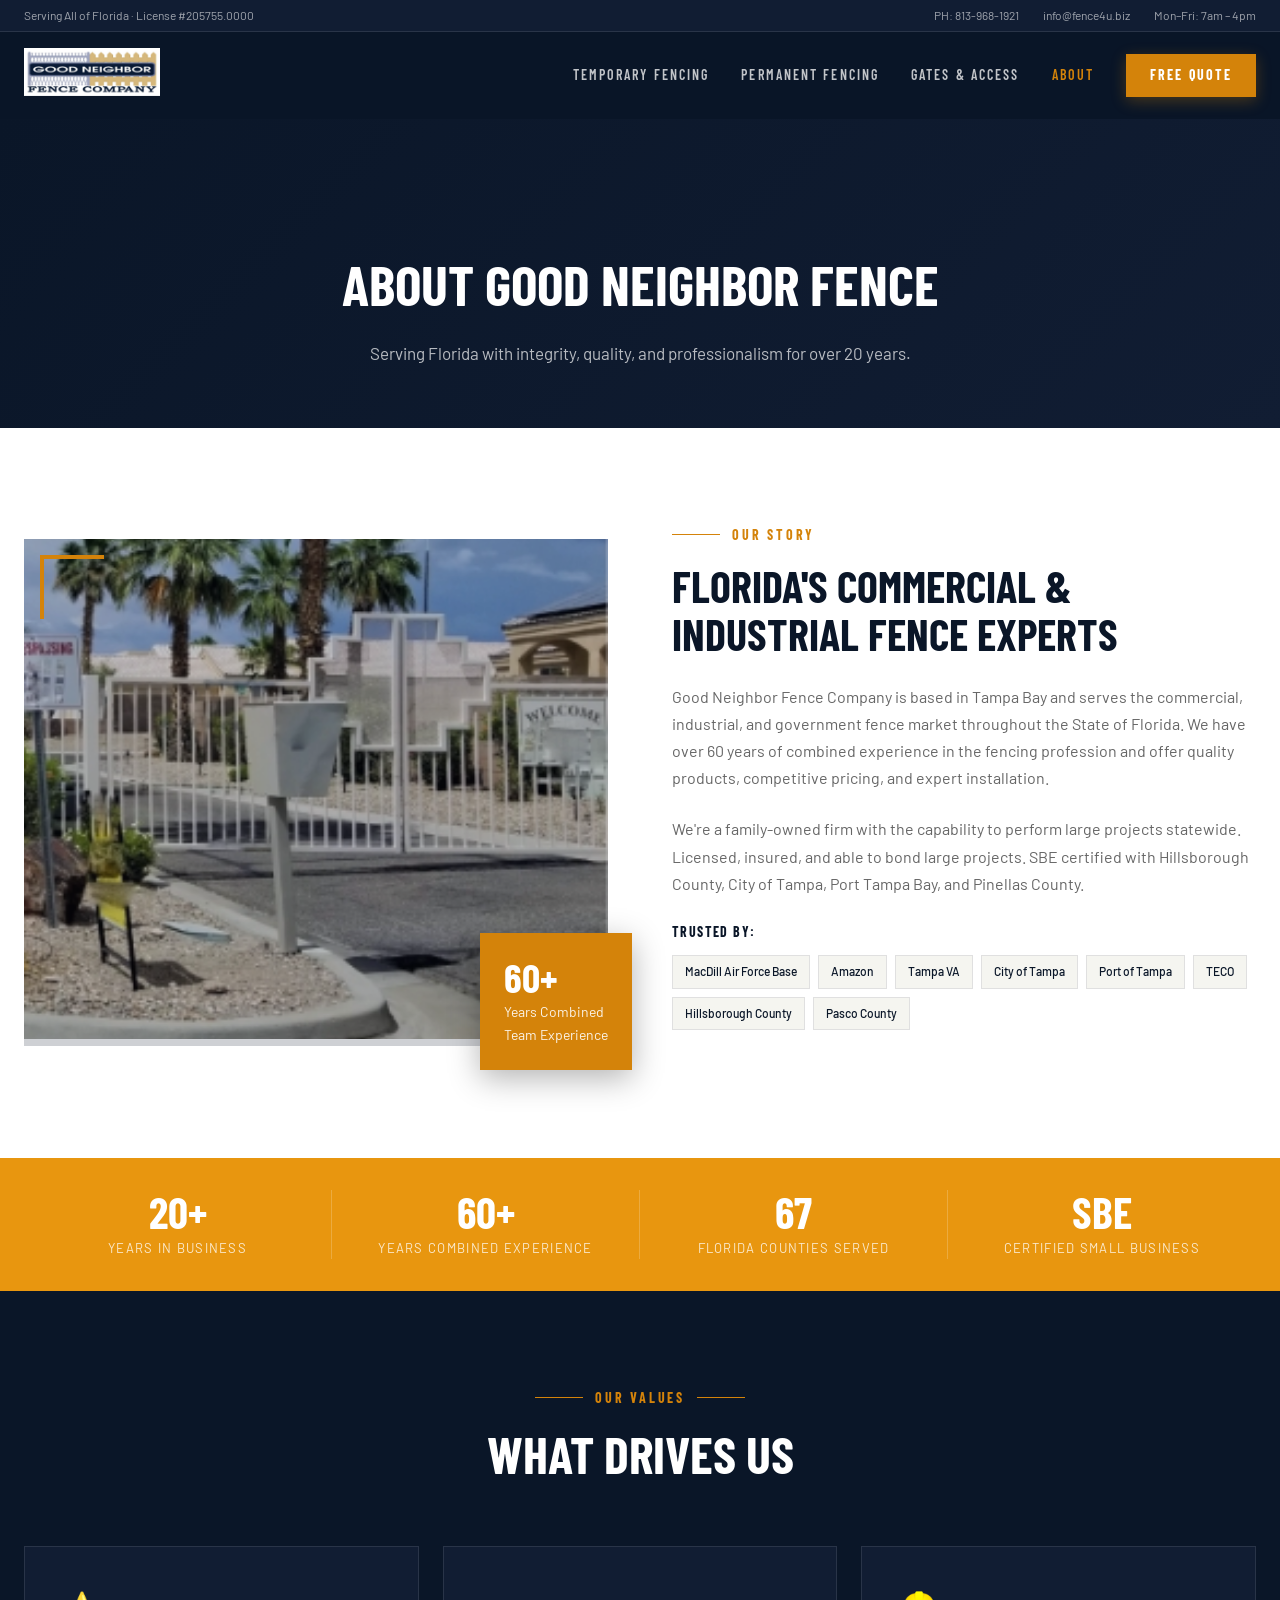
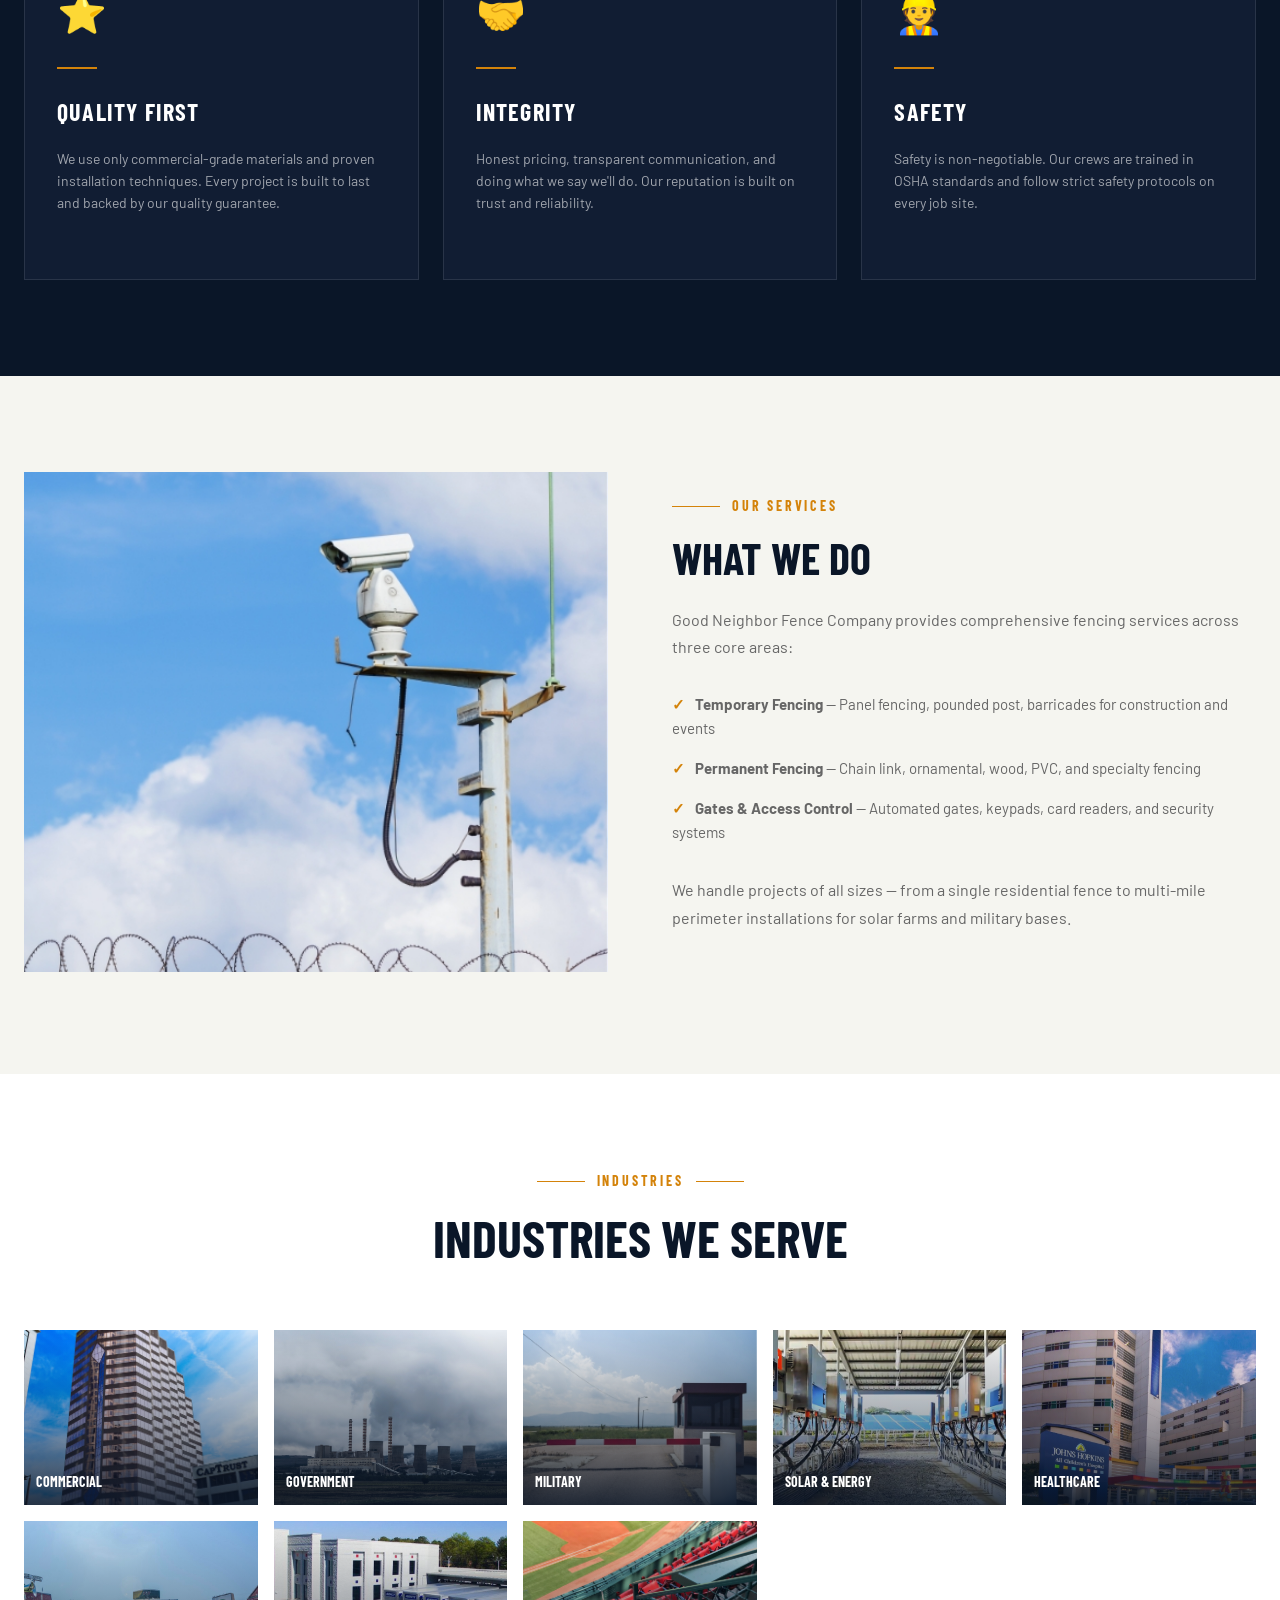
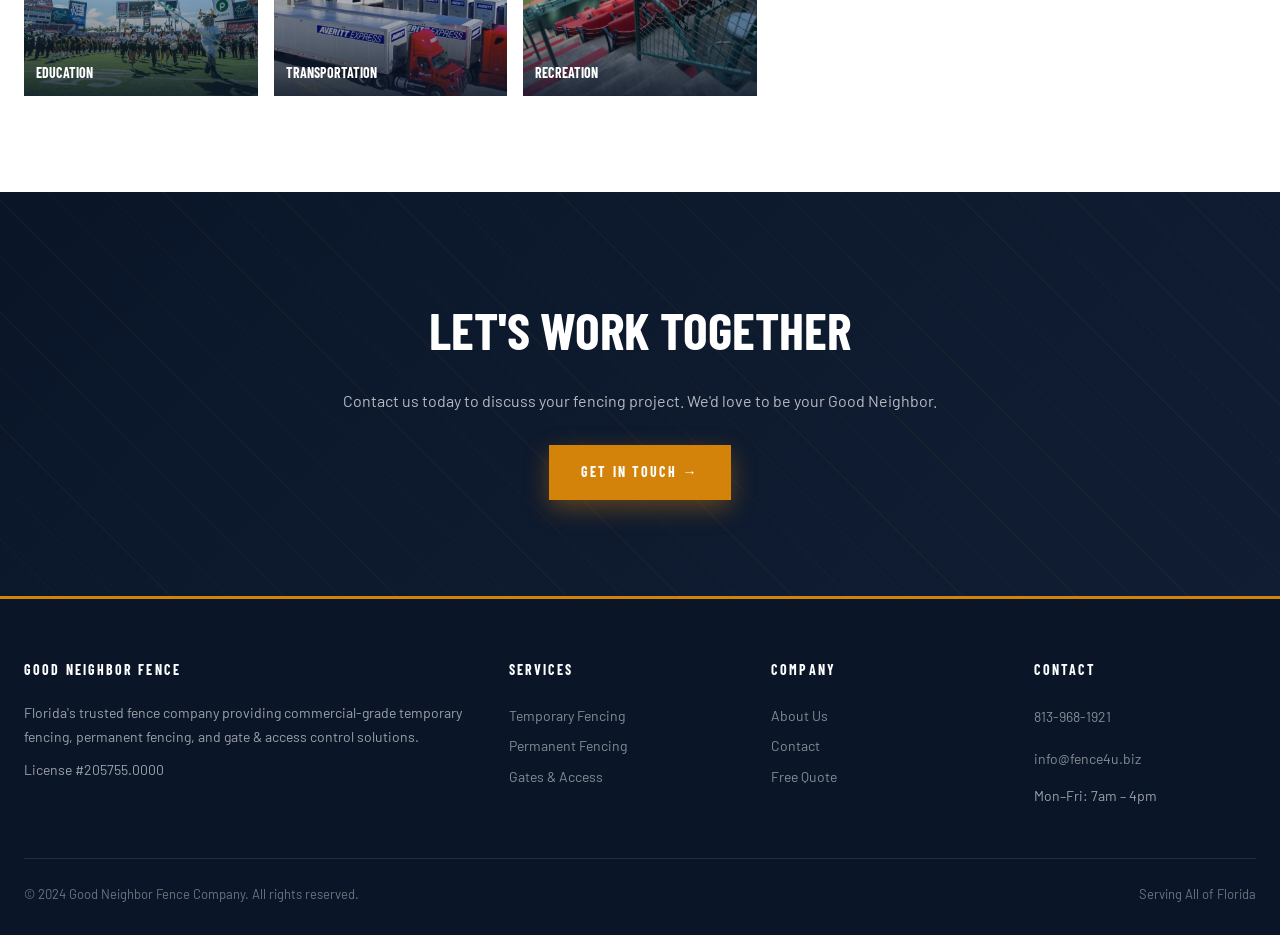
<file: about.html>
<!DOCTYPE html>
<html lang="en">
<head>
    <meta charset="utf-8">
    <meta name="viewport" content="width=device-width, initial-scale=1.0">
    <title>About Us | Good Neighbor Fence Company</title>
    <meta name="description" content="Family-owned fence company based in Tampa Bay. 60+ years combined experience serving commercial, industrial, and government clients across Florida.">
    <link rel="stylesheet" href="css/style.css">
</head>
<body>

    <!-- Top Info Bar -->
    <div class="top-info-bar">
        <div class="inner">
            <span>Serving All of Florida · License #205755.0000</span>
            <div class="right-links">
                <a href="tel:8139681921">PH: 813-968-1921</a>
                <a href="mailto:info@fence4u.biz">info@fence4u.biz</a>
                <span>Mon–Fri: 7am – 4pm</span>
            </div>
        </div>
    </div>

    <!-- Header -->
    <header>
        <div class="inner">
            <a href="index.html" class="logo-container">
                <img src="assets/GoodNeighborFence_logo.png" alt="Good Neighbor Fence Company">
            </a>
            <nav id="main-nav">
                <a href="temporary-fencing.html">Temporary Fencing</a>
                <a href="permanent-fencing.html">Permanent Fencing</a>
                <a href="gates-access.html">Gates &amp; Access</a>
                <a href="about.html" class="active">About</a>
                <a href="get-in-touch.html" class="cta-nav">Free Quote</a>
            </nav>
            <button class="mobile-menu-btn" onclick="document.getElementById('main-nav').classList.toggle('open')" aria-label="Open menu">☰</button>
        </div>
    </header>

    <!-- Page Header -->
    <section class="page-header">
        <h1>About Good Neighbor Fence</h1>
        <p>Serving Florida with integrity, quality, and professionalism for over 20 years.</p>
    </section>

    <!-- About Split Section -->
    <section class="section section-white">
        <div class="split-section">
            <div class="split-image">
                <img src="assets/corporate.jpg" alt="Good Neighbor Fence Team">
                <div class="overlay"></div>
                <div class="corner-accent"></div>
                <div class="experience-badge">
                    <div class="number">60+</div>
                    <div class="text">Years Combined<br>Team Experience</div>
                </div>
            </div>
            <div class="split-text">
                <div class="label">
                    <div class="line"></div>
                    <span>Our Story</span>
                </div>
                <h2>Florida's Commercial &amp; Industrial Fence Experts</h2>
                <p>Good Neighbor Fence Company is based in Tampa Bay and serves the commercial, industrial, and government fence market throughout the State of Florida. We have over 60 years of combined experience in the fencing profession and offer quality products, competitive pricing, and expert installation.</p>
                <p>We're a family-owned firm with the capability to perform large projects statewide. Licensed, insured, and able to bond large projects. SBE certified with Hillsborough County, City of Tampa, Port Tampa Bay, and Pinellas County.</p>
                <div class="trusted-by">
                    <div class="label">Trusted By:</div>
                    <div class="trusted-tags">
                        <span>MacDill Air Force Base</span>
                        <span>Amazon</span>
                        <span>Tampa VA</span>
                        <span>City of Tampa</span>
                        <span>Port of Tampa</span>
                        <span>TECO</span>
                        <span>Hillsborough County</span>
                        <span>Pasco County</span>
                    </div>
                </div>
            </div>
        </div>
    </section>

    <!-- Stats Bar -->
    <div class="stats-bar">
        <div class="inner">
            <div class="stats-grid">
                <div>
                    <div class="stat-number">20+</div>
                    <div class="stat-label">Years in Business</div>
                </div>
                <div>
                    <div class="stat-number">60+</div>
                    <div class="stat-label">Years Combined Experience</div>
                </div>
                <div>
                    <div class="stat-number">67</div>
                    <div class="stat-label">Florida Counties Served</div>
                </div>
                <div>
                    <div class="stat-number">SBE</div>
                    <div class="stat-label">Certified Small Business</div>
                </div>
            </div>
        </div>
    </div>

    <!-- Core Values -->
    <section class="section section-navy">
        <div class="max-w-7xl">
            <div class="section-header">
                <div class="section-label">
                    <div class="line"></div>
                    <span>Our Values</span>
                    <div class="line"></div>
                </div>
                <h2>What Drives Us</h2>
            </div>
            <div class="services-grid">
                <div class="service-card">
                    <div class="icon">⭐</div>
                    <div class="divider"></div>
                    <h3>Quality First</h3>
                    <p>We use only commercial-grade materials and proven installation techniques. Every project is built to last and backed by our quality guarantee.</p>
                </div>
                <div class="service-card">
                    <div class="icon">🤝</div>
                    <div class="divider"></div>
                    <h3>Integrity</h3>
                    <p>Honest pricing, transparent communication, and doing what we say we'll do. Our reputation is built on trust and reliability.</p>
                </div>
                <div class="service-card">
                    <div class="icon">👷</div>
                    <div class="divider"></div>
                    <h3>Safety</h3>
                    <p>Safety is non-negotiable. Our crews are trained in OSHA standards and follow strict safety protocols on every job site.</p>
                </div>
            </div>
        </div>
    </section>

    <!-- What We Do -->
    <section class="section section-surface">
        <div class="split-section">
            <div class="split-image">
                <img src="assets/solar.jpg" alt="Solar Farm Fencing Project">
            </div>
            <div class="split-text">
                <div class="label">
                    <div class="line"></div>
                    <span>Our Services</span>
                </div>
                <h2>What We Do</h2>
                <p>Good Neighbor Fence Company provides comprehensive fencing services across three core areas:</p>
                <ul>
                    <li><strong>Temporary Fencing</strong> — Panel fencing, pounded post, barricades for construction and events</li>
                    <li><strong>Permanent Fencing</strong> — Chain link, ornamental, wood, PVC, and specialty fencing</li>
                    <li><strong>Gates &amp; Access Control</strong> — Automated gates, keypads, card readers, and security systems</li>
                </ul>
                <p>We handle projects of all sizes — from a single residential fence to multi-mile perimeter installations for solar farms and military bases.</p>
            </div>
        </div>
    </section>

    <!-- Industries -->
    <section class="section section-white">
        <div class="max-w-7xl">
            <div class="section-header">
                <div class="section-label">
                    <div class="line"></div>
                    <span>Industries</span>
                    <div class="line"></div>
                </div>
                <h2>Industries We Serve</h2>
            </div>
            <div class="industries-grid">
                <div class="industry-card">
                    <img src="assets/commercial-building-fencing.png" alt="Commercial" loading="lazy">
                    <div class="overlay"></div>
                    <div class="label"><span>Commercial</span></div>
                    <div class="gold-line"></div>
                </div>
                <div class="industry-card">
                    <img src="assets/Government-Fencing.png" alt="Government" loading="lazy">
                    <div class="overlay"></div>
                    <div class="label"><span>Government</span></div>
                    <div class="gold-line"></div>
                </div>
                <div class="industry-card">
                    <img src="assets/millitary.jpg" alt="Military" loading="lazy">
                    <div class="overlay"></div>
                    <div class="label"><span>Military</span></div>
                    <div class="gold-line"></div>
                </div>
                <div class="industry-card">
                    <img src="assets/Solar-Farm-Fencing.png" alt="Solar & Energy" loading="lazy">
                    <div class="overlay"></div>
                    <div class="label"><span>Solar &amp; Energy</span></div>
                    <div class="gold-line"></div>
                </div>
                <div class="industry-card">
                    <img src="assets/hospital-fencing.png" alt="Healthcare" loading="lazy">
                    <div class="overlay"></div>
                    <div class="label"><span>Healthcare</span></div>
                    <div class="gold-line"></div>
                </div>
                <div class="industry-card">
                    <img src="assets/college-and-university-fencing.png" alt="Education" loading="lazy">
                    <div class="overlay"></div>
                    <div class="label"><span>Education</span></div>
                    <div class="gold-line"></div>
                </div>
                <div class="industry-card">
                    <img src="assets/trucking-company-terminal-fencing.png" alt="Transportation" loading="lazy">
                    <div class="overlay"></div>
                    <div class="label"><span>Transportation</span></div>
                    <div class="gold-line"></div>
                </div>
                <div class="industry-card">
                    <img src="assets/Ball-Park-Fencing.png" alt="Recreation" loading="lazy">
                    <div class="overlay"></div>
                    <div class="label"><span>Recreation</span></div>
                    <div class="gold-line"></div>
                </div>
            </div>
        </div>
    </section>

    <!-- CTA Banner -->
    <section class="cta-banner">
        <div class="pattern"></div>
        <div class="content">
            <h2>Let's Work Together</h2>
            <p>Contact us today to discuss your fencing project. We'd love to be your Good Neighbor.</p>
            <a href="get-in-touch.html" class="btn btn-gold">Get in Touch →</a>
        </div>
    </section>

    <!-- Footer -->
    <footer>
        <div class="inner">
            <div class="footer-grid">
                <div class="footer-col">
                    <h4>Good Neighbor Fence</h4>
                    <p>Florida's trusted fence company providing commercial-grade temporary fencing, permanent fencing, and gate &amp; access control solutions.</p>
                    <p>License #205755.0000</p>
                </div>
                <div class="footer-col">
                    <h4>Services</h4>
                    <a href="temporary-fencing.html">Temporary Fencing</a>
                    <a href="permanent-fencing.html">Permanent Fencing</a>
                    <a href="gates-access.html">Gates &amp; Access</a>
                </div>
                <div class="footer-col">
                    <h4>Company</h4>
                    <a href="about.html">About Us</a>
                    <a href="get-in-touch.html">Contact</a>
                    <a href="get-in-touch.html">Free Quote</a>
                </div>
                <div class="footer-col">
                    <h4>Contact</h4>
                    <p><a href="tel:8139681921">813-968-1921</a></p>
                    <p><a href="mailto:info@fence4u.biz">info@fence4u.biz</a></p>
                    <p>Mon–Fri: 7am – 4pm</p>
                </div>
            </div>
            <div class="footer-bottom">
                <span>&copy; 2024 Good Neighbor Fence Company. All rights reserved.</span>
                <span>Serving All of Florida</span>
            </div>
        </div>
    </footer>

    <script>
        document.querySelectorAll('#main-nav a').forEach(function(link) {
            link.addEventListener('click', function() {
                document.getElementById('main-nav').classList.remove('open');
            });
        });
    </script>

<script>document.documentElement.classList.add("loaded");</script>
</body>
</html>
</file>
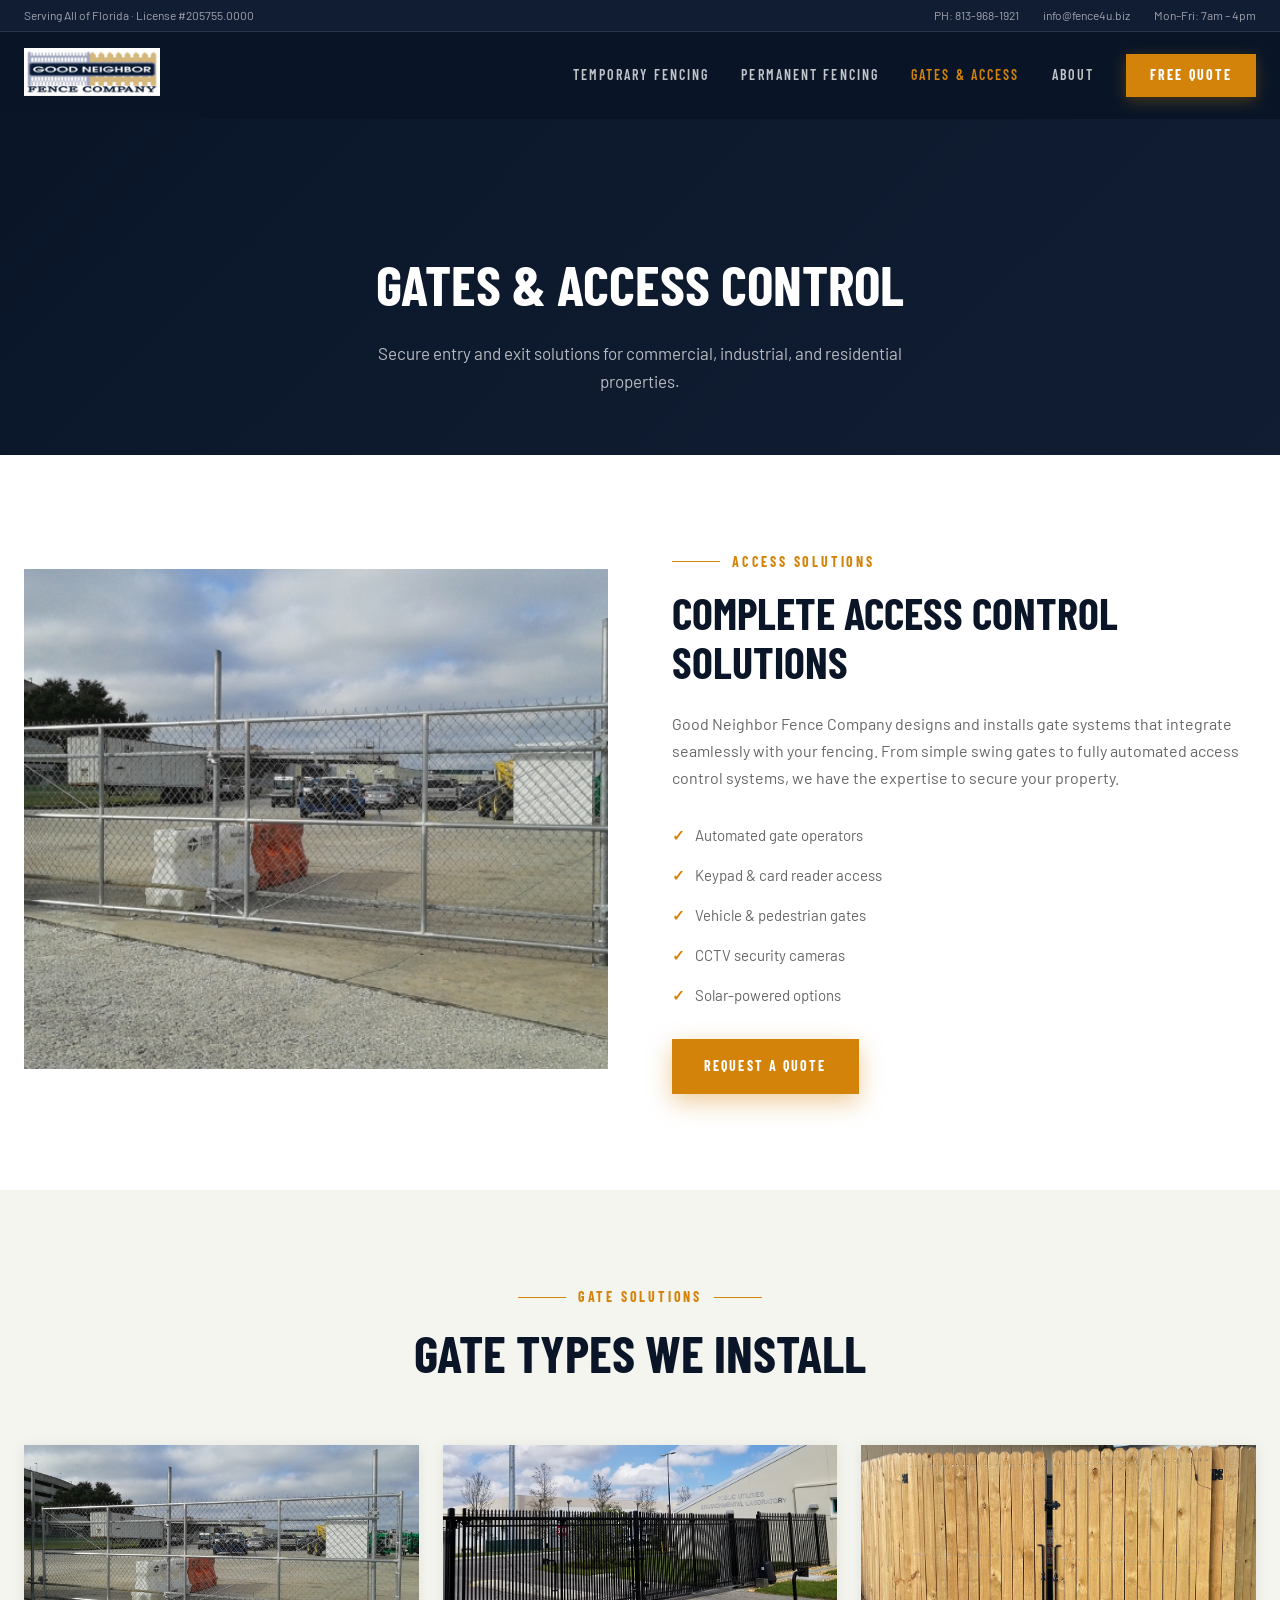
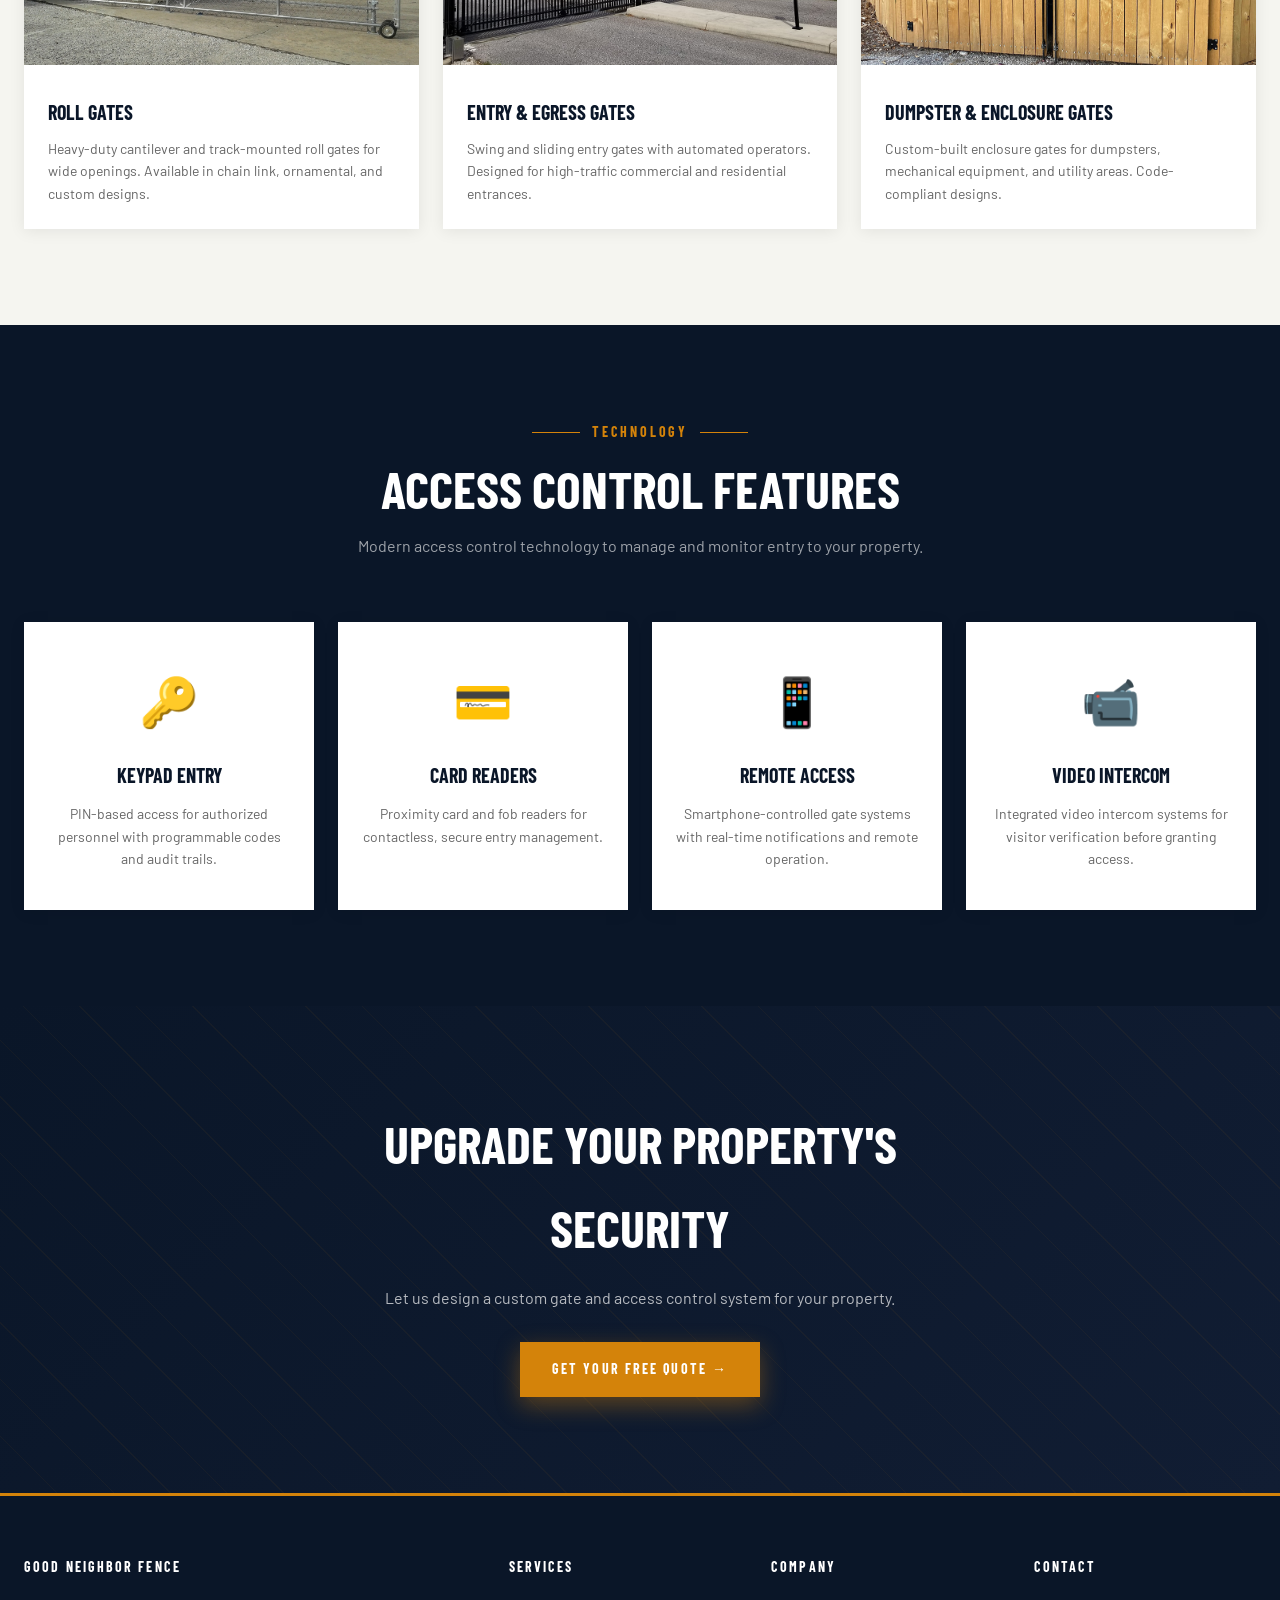
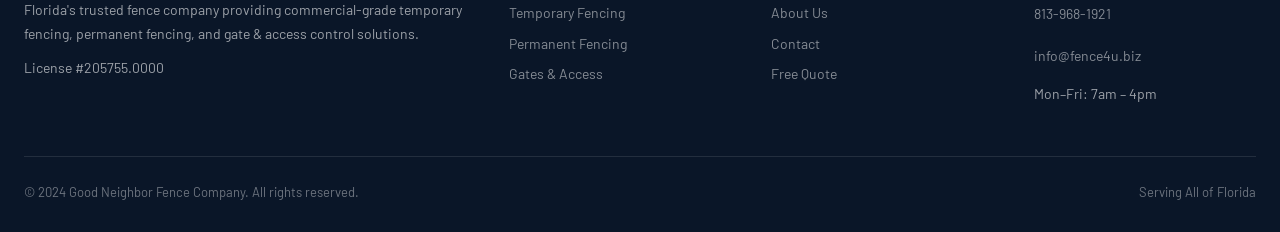
<file: gates-access.html>
<!DOCTYPE html>
<html lang="en">
<head>
    <meta charset="utf-8">
    <meta name="viewport" content="width=device-width, initial-scale=1.0">
    <title>Gates &amp; Access Control | Good Neighbor Fence Company</title>
    <meta name="description" content="Gate operators, keypads, card readers, CCTV, and full access control system design for commercial and industrial properties across Florida.">
    <link rel="stylesheet" href="css/style.css">
</head>
<body>

    <!-- Top Info Bar -->
    <div class="top-info-bar">
        <div class="inner">
            <span>Serving All of Florida · License #205755.0000</span>
            <div class="right-links">
                <a href="tel:8139681921">PH: 813-968-1921</a>
                <a href="mailto:info@fence4u.biz">info@fence4u.biz</a>
                <span>Mon–Fri: 7am – 4pm</span>
            </div>
        </div>
    </div>

    <!-- Header -->
    <header>
        <div class="inner">
            <a href="index.html" class="logo-container">
                <img src="assets/GoodNeighborFence_logo.png" alt="Good Neighbor Fence Company">
            </a>
            <nav id="main-nav">
                <a href="temporary-fencing.html">Temporary Fencing</a>
                <a href="permanent-fencing.html">Permanent Fencing</a>
                <a href="gates-access.html" class="active">Gates &amp; Access</a>
                <a href="about.html">About</a>
                <a href="get-in-touch.html" class="cta-nav">Free Quote</a>
            </nav>
            <button class="mobile-menu-btn" onclick="document.getElementById('main-nav').classList.toggle('open')" aria-label="Open menu">☰</button>
        </div>
    </header>

    <!-- Page Header -->
    <section class="page-header">
        <h1>Gates &amp; Access Control</h1>
        <p>Secure entry and exit solutions for commercial, industrial, and residential properties.</p>
    </section>

    <!-- Overview -->
    <section class="section section-white">
        <div class="split-section">
            <div class="split-image">
                <img src="assets/Roll-Gate-photo-1.jpg" alt="Roll Gate Installation">
            </div>
            <div class="split-text">
                <div class="label">
                    <div class="line"></div>
                    <span>Access Solutions</span>
                </div>
                <h2>Complete Access Control Solutions</h2>
                <p>Good Neighbor Fence Company designs and installs gate systems that integrate seamlessly with your fencing. From simple swing gates to fully automated access control systems, we have the expertise to secure your property.</p>
                <ul>
                    <li>Automated gate operators</li>
                    <li>Keypad &amp; card reader access</li>
                    <li>Vehicle &amp; pedestrian gates</li>
                    <li>CCTV security cameras</li>
                    <li>Solar-powered options</li>
                </ul>
                <a href="get-in-touch.html" class="btn btn-gold">Request a Quote</a>
            </div>
        </div>
    </section>

    <!-- Gate Types -->
    <section class="section section-surface">
        <div class="max-w-7xl">
            <div class="section-header">
                <div class="section-label">
                    <div class="line"></div>
                    <span>Gate Solutions</span>
                    <div class="line"></div>
                </div>
                <h2>Gate Types We Install</h2>
            </div>
        </div>
        <div class="cards-grid">
            <div class="card">
                <img src="assets/Roll-Gate-photo-1.jpg" alt="Roll Gates">
                <div class="card-body">
                    <h3>Roll Gates</h3>
                    <p>Heavy-duty cantilever and track-mounted roll gates for wide openings. Available in chain link, ornamental, and custom designs.</p>
                </div>
            </div>
            <div class="card">
                <img src="assets/Entry-Egress-Gate-Best.png" alt="Entry & Egress Gates">
                <div class="card-body">
                    <h3>Entry &amp; Egress Gates</h3>
                    <p>Swing and sliding entry gates with automated operators. Designed for high-traffic commercial and residential entrances.</p>
                </div>
            </div>
            <div class="card">
                <img src="assets/Dumpster-Gates-Best.png" alt="Dumpster Gates">
                <div class="card-body">
                    <h3>Dumpster &amp; Enclosure Gates</h3>
                    <p>Custom-built enclosure gates for dumpsters, mechanical equipment, and utility areas. Code-compliant designs.</p>
                </div>
            </div>
        </div>
    </section>

    <!-- Access Control Features -->
    <section class="section section-navy">
        <div class="max-w-7xl">
            <div class="section-header">
                <div class="section-label">
                    <div class="line"></div>
                    <span>Technology</span>
                    <div class="line"></div>
                </div>
                <h2>Access Control Features</h2>
                <p>Modern access control technology to manage and monitor entry to your property.</p>
            </div>
        </div>
        <div class="features-grid">
            <div class="feature-card">
                <div class="icon">🔑</div>
                <h3>Keypad Entry</h3>
                <p>PIN-based access for authorized personnel with programmable codes and audit trails.</p>
            </div>
            <div class="feature-card">
                <div class="icon">💳</div>
                <h3>Card Readers</h3>
                <p>Proximity card and fob readers for contactless, secure entry management.</p>
            </div>
            <div class="feature-card">
                <div class="icon">📱</div>
                <h3>Remote Access</h3>
                <p>Smartphone-controlled gate systems with real-time notifications and remote operation.</p>
            </div>
            <div class="feature-card">
                <div class="icon">📹</div>
                <h3>Video Intercom</h3>
                <p>Integrated video intercom systems for visitor verification before granting access.</p>
            </div>
        </div>
    </section>

    <!-- CTA Banner -->
    <section class="cta-banner">
        <div class="pattern"></div>
        <div class="content">
            <h2>Upgrade Your Property's Security</h2>
            <p>Let us design a custom gate and access control system for your property.</p>
            <a href="get-in-touch.html" class="btn btn-gold">Get Your Free Quote →</a>
        </div>
    </section>

    <!-- Footer -->
    <footer>
        <div class="inner">
            <div class="footer-grid">
                <div class="footer-col">
                    <h4>Good Neighbor Fence</h4>
                    <p>Florida's trusted fence company providing commercial-grade temporary fencing, permanent fencing, and gate &amp; access control solutions.</p>
                    <p>License #205755.0000</p>
                </div>
                <div class="footer-col">
                    <h4>Services</h4>
                    <a href="temporary-fencing.html">Temporary Fencing</a>
                    <a href="permanent-fencing.html">Permanent Fencing</a>
                    <a href="gates-access.html">Gates &amp; Access</a>
                </div>
                <div class="footer-col">
                    <h4>Company</h4>
                    <a href="about.html">About Us</a>
                    <a href="get-in-touch.html">Contact</a>
                    <a href="get-in-touch.html">Free Quote</a>
                </div>
                <div class="footer-col">
                    <h4>Contact</h4>
                    <p><a href="tel:8139681921">813-968-1921</a></p>
                    <p><a href="mailto:info@fence4u.biz">info@fence4u.biz</a></p>
                    <p>Mon–Fri: 7am – 4pm</p>
                </div>
            </div>
            <div class="footer-bottom">
                <span>&copy; 2024 Good Neighbor Fence Company. All rights reserved.</span>
                <span>Serving All of Florida</span>
            </div>
        </div>
    </footer>

    <script>
        document.querySelectorAll('#main-nav a').forEach(function(link) {
            link.addEventListener('click', function() {
                document.getElementById('main-nav').classList.remove('open');
            });
        });
    </script>

<script>document.documentElement.classList.add("loaded");</script>
</body>
</html>
</file>
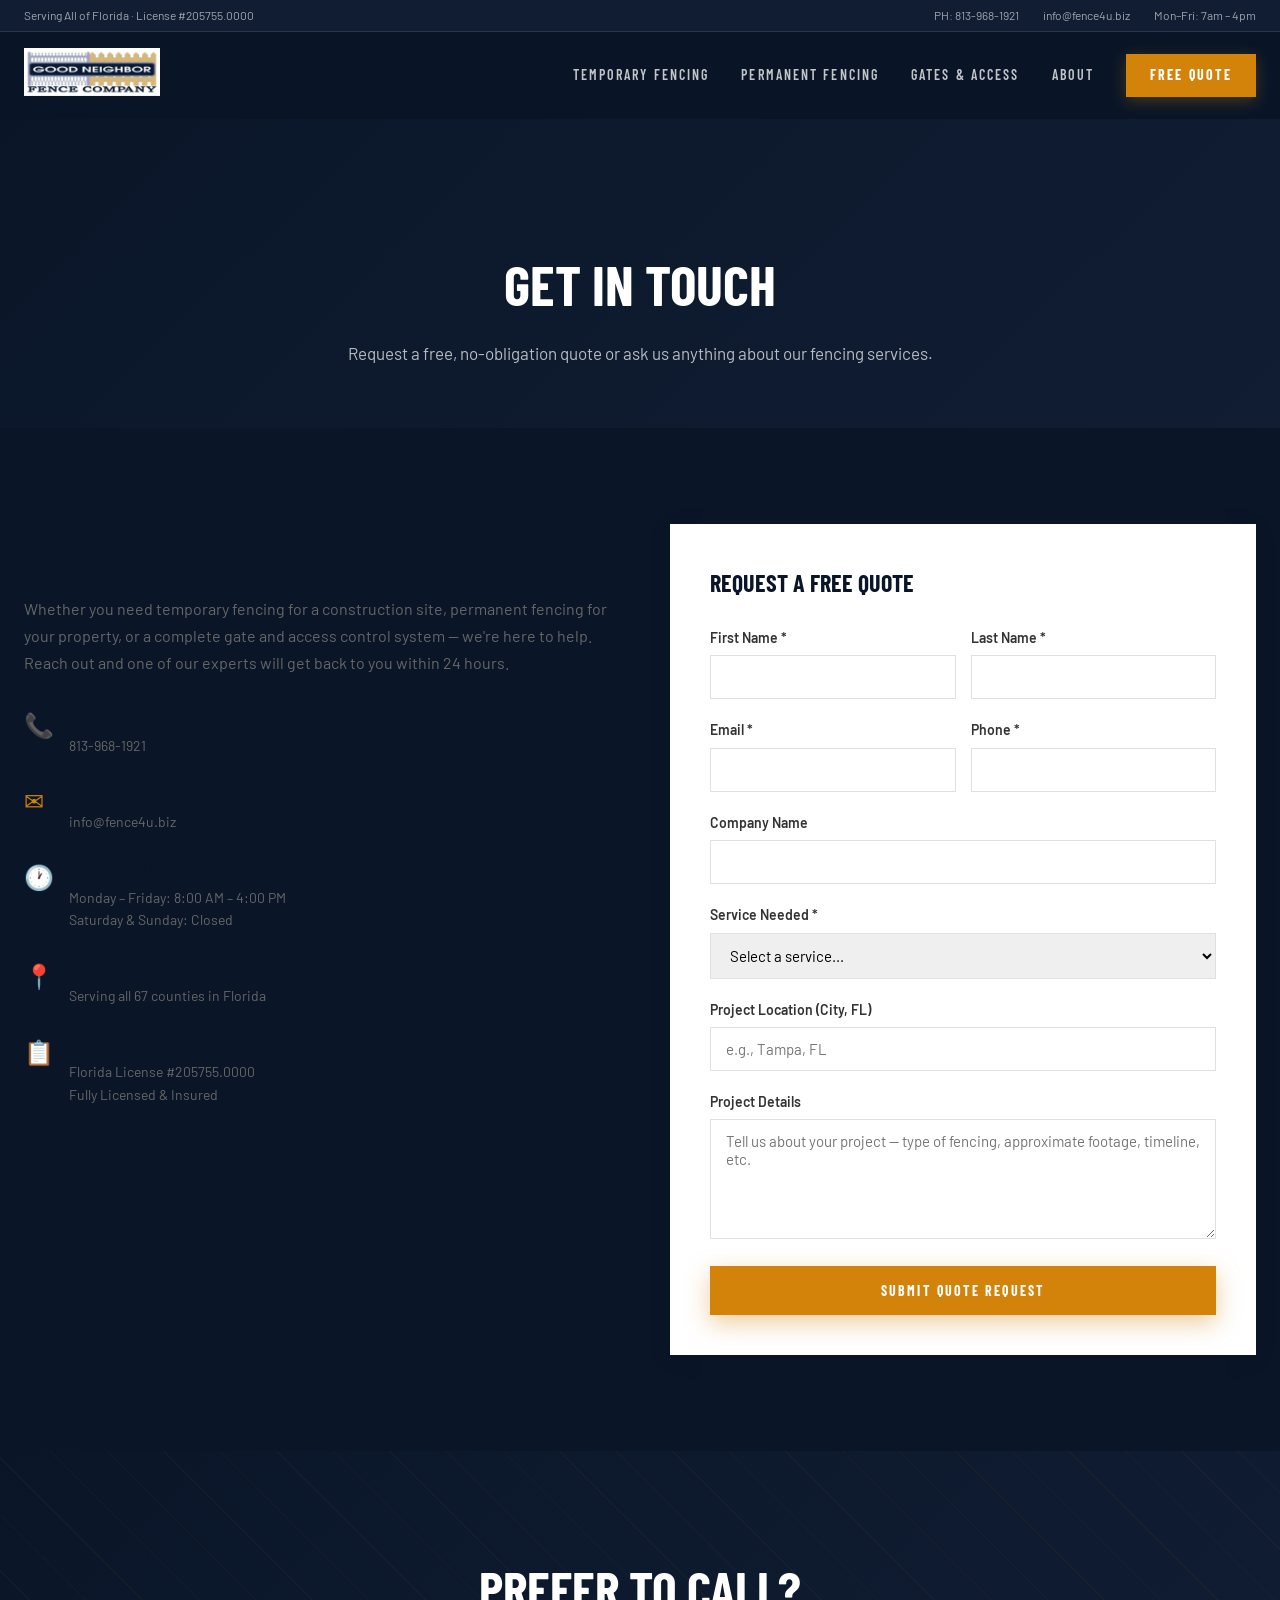
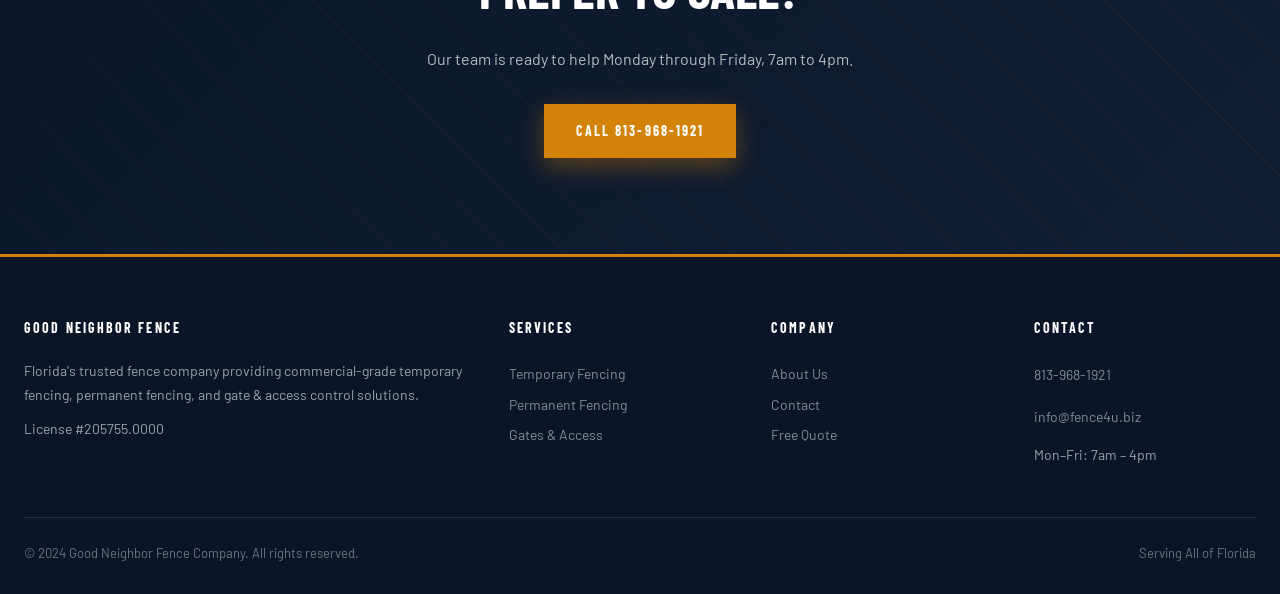
<file: get-in-touch.html>
<!DOCTYPE html>
<html lang="en">
<head>
    <meta charset="utf-8">
    <meta name="viewport" content="width=device-width, initial-scale=1.0">
    <title>Get a Free Quote | Good Neighbor Fence Company</title>
    <meta name="description" content="Request a free, no-obligation quote for temporary fencing, permanent fencing, or gate & access control. Serving all of Florida.">
    <link rel="stylesheet" href="css/style.css">
</head>
<body>

    <!-- Top Info Bar -->
    <div class="top-info-bar">
        <div class="inner">
            <span>Serving All of Florida · License #205755.0000</span>
            <div class="right-links">
                <a href="tel:8139681921">PH: 813-968-1921</a>
                <a href="mailto:info@fence4u.biz">info@fence4u.biz</a>
                <span>Mon–Fri: 7am – 4pm</span>
            </div>
        </div>
    </div>

    <!-- Header -->
    <header>
        <div class="inner">
            <a href="index.html" class="logo-container">
                <img src="assets/GoodNeighborFence_logo.png" alt="Good Neighbor Fence Company">
            </a>
            <nav id="main-nav">
                <a href="temporary-fencing.html">Temporary Fencing</a>
                <a href="permanent-fencing.html">Permanent Fencing</a>
                <a href="gates-access.html">Gates &amp; Access</a>
                <a href="about.html">About</a>
                <a href="get-in-touch.html" class="cta-nav active">Free Quote</a>
            </nav>
            <button class="mobile-menu-btn" onclick="document.getElementById('main-nav').classList.toggle('open')" aria-label="Open menu">☰</button>
        </div>
    </header>

    <!-- Page Header -->
    <section class="page-header">
        <h1>Get in Touch</h1>
        <p>Request a free, no-obligation quote or ask us anything about our fencing services.</p>
    </section>

    <!-- Contact Section -->
    <div class="contact-section">
        <div class="contact-info">
            <h2>Let's Talk Fencing</h2>
            <p>Whether you need temporary fencing for a construction site, permanent fencing for your property, or a complete gate and access control system — we're here to help. Reach out and one of our experts will get back to you within 24 hours.</p>

            <div class="contact-detail">
                <div class="icon">📞</div>
                <div>
                    <h4>Phone</h4>
                    <p><a href="tel:8139681921">813-968-1921</a></p>
                </div>
            </div>

            <div class="contact-detail">
                <div class="icon">✉</div>
                <div>
                    <h4>Email</h4>
                    <p><a href="mailto:info@fence4u.biz">info@fence4u.biz</a></p>
                </div>
            </div>

            <div class="contact-detail">
                <div class="icon">🕐</div>
                <div>
                    <h4>Business Hours</h4>
                    <p>Monday – Friday: 8:00 AM – 4:00 PM</p>
                    <p>Saturday &amp; Sunday: Closed</p>
                </div>
            </div>

            <div class="contact-detail">
                <div class="icon">📍</div>
                <div>
                    <h4>Service Area</h4>
                    <p>Serving all 67 counties in Florida</p>
                </div>
            </div>

            <div class="contact-detail">
                <div class="icon">📋</div>
                <div>
                    <h4>License</h4>
                    <p>Florida License #205755.0000</p>
                    <p>Fully Licensed &amp; Insured</p>
                </div>
            </div>
        </div>

        <div class="contact-form">
            <h3>Request a Free Quote</h3>

            <!-- Status Messages -->
            <div id="form-status"></div>

            <form action="send-quote.php" method="post">
                <div class="form-row">
                    <div class="form-group">
                        <label for="firstName">First Name *</label>
                        <input type="text" id="firstName" name="firstName" required>
                    </div>
                    <div class="form-group">
                        <label for="lastName">Last Name *</label>
                        <input type="text" id="lastName" name="lastName" required>
                    </div>
                </div>

                <div class="form-row">
                    <div class="form-group">
                        <label for="email">Email *</label>
                        <input type="email" id="email" name="email" required>
                    </div>
                    <div class="form-group">
                        <label for="phone">Phone *</label>
                        <input type="tel" id="phone" name="phone" required>
                    </div>
                </div>

                <div class="form-group">
                    <label for="company">Company Name</label>
                    <input type="text" id="company" name="company">
                </div>

                <div class="form-group">
                    <label for="service">Service Needed *</label>
                    <select id="service" name="service" required>
                        <option value="">Select a service...</option>
                        <option value="temporary">Temporary Fencing</option>
                        <option value="permanent">Permanent Fencing</option>
                        <option value="gates">Gates &amp; Access Control</option>
                        <option value="multiple">Multiple Services</option>
                        <option value="other">Other / Not Sure</option>
                    </select>
                </div>

                <div class="form-group">
                    <label for="location">Project Location (City, FL)</label>
                    <input type="text" id="location" name="location" placeholder="e.g., Tampa, FL">
                </div>

                <div class="form-group">
                    <label for="message">Project Details</label>
                    <textarea id="message" name="message" placeholder="Tell us about your project — type of fencing, approximate footage, timeline, etc."></textarea>
                </div>

                <button type="submit" class="btn btn-gold" style="width: 100%;">Submit Quote Request</button>
            </form>
        </div>
    </div>

    <!-- CTA Banner -->
    <section class="cta-banner">
        <div class="pattern"></div>
        <div class="content">
            <h2>Prefer to Call?</h2>
            <p>Our team is ready to help Monday through Friday, 7am to 4pm.</p>
            <a href="tel:8139681921" class="btn btn-gold">Call 813-968-1921</a>
        </div>
    </section>

    <!-- Footer -->
    <footer>
        <div class="inner">
            <div class="footer-grid">
                <div class="footer-col">
                    <h4>Good Neighbor Fence</h4>
                    <p>Florida's trusted fence company providing commercial-grade temporary fencing, permanent fencing, and gate &amp; access control solutions.</p>
                    <p>License #205755.0000</p>
                </div>
                <div class="footer-col">
                    <h4>Services</h4>
                    <a href="temporary-fencing.html">Temporary Fencing</a>
                    <a href="permanent-fencing.html">Permanent Fencing</a>
                    <a href="gates-access.html">Gates &amp; Access</a>
                </div>
                <div class="footer-col">
                    <h4>Company</h4>
                    <a href="about.html">About Us</a>
                    <a href="get-in-touch.html">Contact</a>
                    <a href="get-in-touch.html">Free Quote</a>
                </div>
                <div class="footer-col">
                    <h4>Contact</h4>
                    <p><a href="tel:8139681921">813-968-1921</a></p>
                    <p><a href="mailto:info@fence4u.biz">info@fence4u.biz</a></p>
                    <p>Mon–Fri: 7am – 4pm</p>
                </div>
            </div>
            <div class="footer-bottom">
                <span>&copy; 2024 Good Neighbor Fence Company. All rights reserved.</span>
                <span>Serving All of Florida</span>
            </div>
        </div>
    </footer>

    <!-- Status message styles & script -->
    <style>
        .alert { padding: 16px 20px; margin-bottom: 20px; font-size: 15px; }
        .alert-success { background: #d4edda; color: #155724; border: 1px solid #c3e6cb; }
        .alert-error { background: #f8d7da; color: #721c24; border: 1px solid #f5c6cb; }
    </style>
    <script>
        (function() {
            var params = new URLSearchParams(window.location.search);
            var status = params.get('status');
            var el = document.getElementById('form-status');
            if (!el) return;
            if (status === 'success') {
                el.innerHTML = '<div class="alert alert-success">✅ <strong>Thank you!</strong> Your quote request has been submitted. We\'ll get back to you within 24 hours.</div>';
                el.scrollIntoView({ behavior: 'smooth', block: 'center' });
            } else if (status === 'error') {
                var msg = params.get('msg');
                var text = 'Something went wrong. Please try again or call us at 813-968-1921.';
                if (msg === 'missing') text = 'Please fill in all required fields.';
                if (msg === 'email') text = 'Please enter a valid email address.';
                el.innerHTML = '<div class="alert alert-error">⚠️ ' + text + '</div>';
                el.scrollIntoView({ behavior: 'smooth', block: 'center' });
            }
        })();

        document.querySelectorAll('#main-nav a').forEach(function(link) {
            link.addEventListener('click', function() {
                document.getElementById('main-nav').classList.remove('open');
            });
        });
    </script>

<script>document.documentElement.classList.add("loaded");</script>
</body>
</html>
</file>
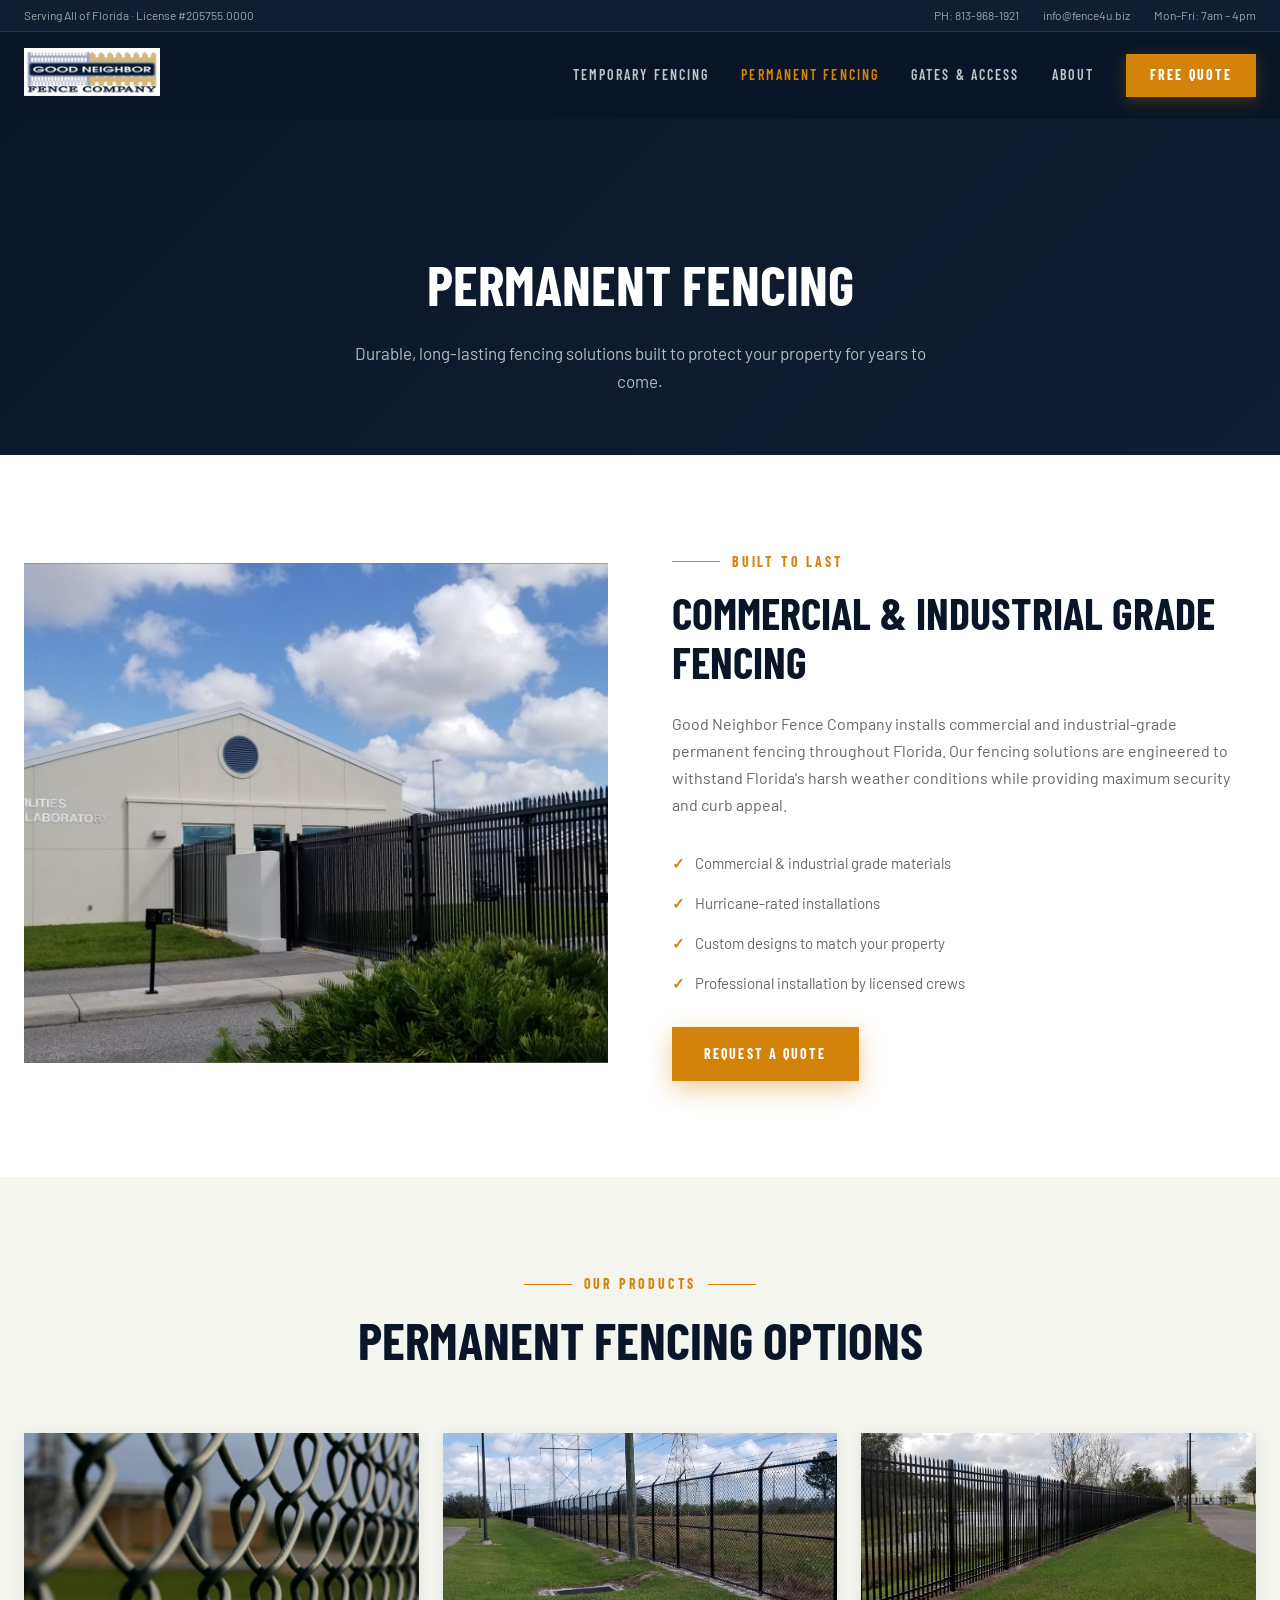
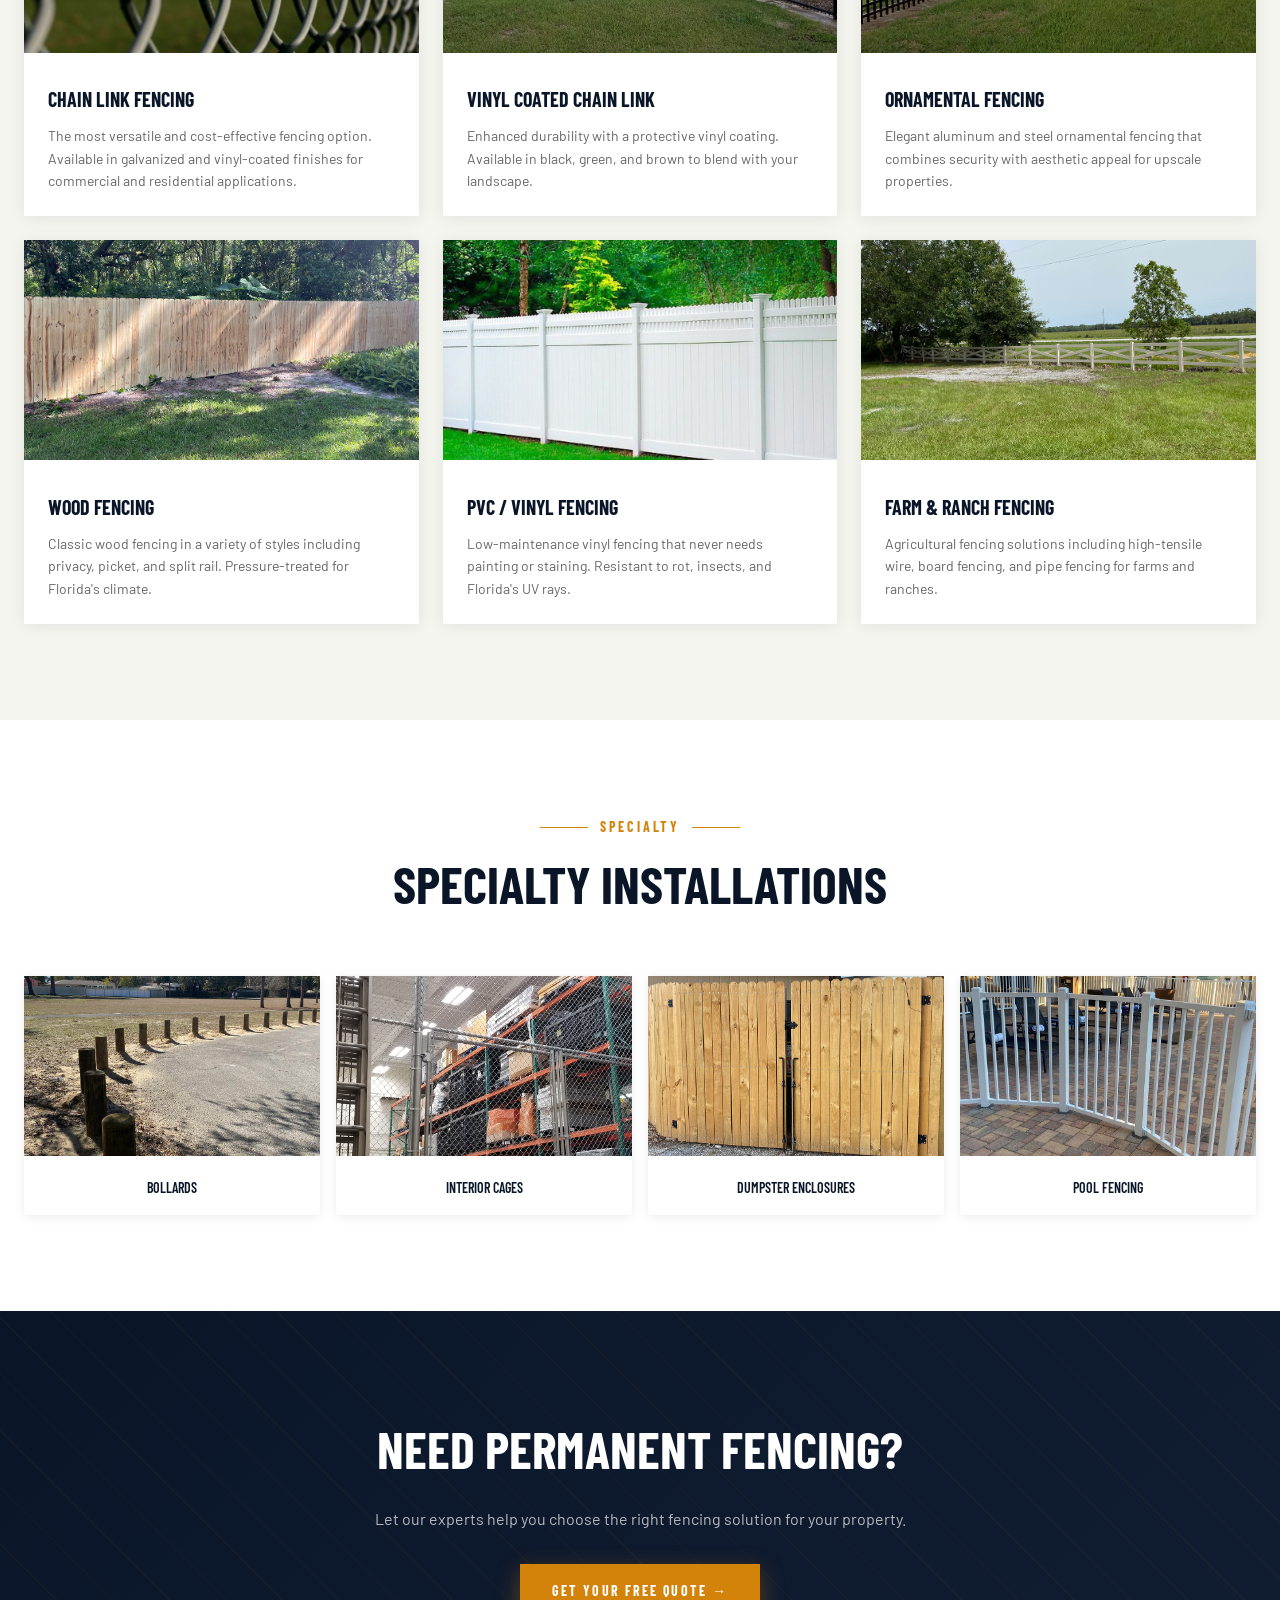
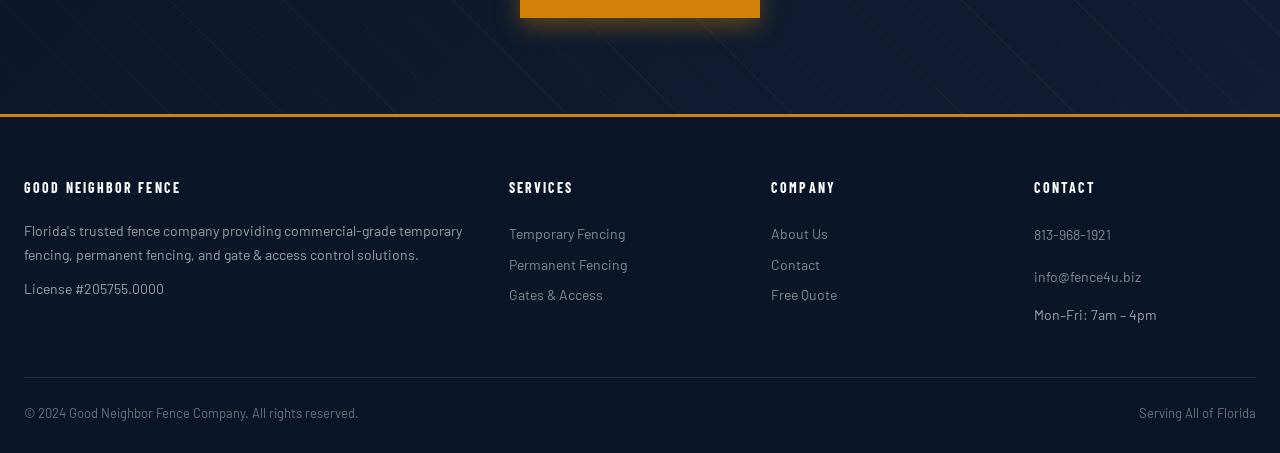
<file: permanent-fencing.html>
<!DOCTYPE html>
<html lang="en">
<head>
    <meta charset="utf-8">
    <meta name="viewport" content="width=device-width, initial-scale=1.0">
    <title>Permanent Fencing | Good Neighbor Fence Company</title>
    <meta name="description" content="Durable permanent fencing solutions for commercial, industrial, and government properties. Chain link, ornamental, wood, PVC, and specialty fencing across Florida.">
    <link rel="stylesheet" href="css/style.css">
</head>
<body>

    <!-- Top Info Bar -->
    <div class="top-info-bar">
        <div class="inner">
            <span>Serving All of Florida · License #205755.0000</span>
            <div class="right-links">
                <a href="tel:8139681921">PH: 813-968-1921</a>
                <a href="mailto:info@fence4u.biz">info@fence4u.biz</a>
                <span>Mon–Fri: 7am – 4pm</span>
            </div>
        </div>
    </div>

    <!-- Header -->
    <header>
        <div class="inner">
            <a href="index.html" class="logo-container">
                <img src="assets/GoodNeighborFence_logo.png" alt="Good Neighbor Fence Company">
            </a>
            <nav id="main-nav">
                <a href="temporary-fencing.html">Temporary Fencing</a>
                <a href="permanent-fencing.html" class="active">Permanent Fencing</a>
                <a href="gates-access.html">Gates &amp; Access</a>
                <a href="about.html">About</a>
                <a href="get-in-touch.html" class="cta-nav">Free Quote</a>
            </nav>
            <button class="mobile-menu-btn" onclick="document.getElementById('main-nav').classList.toggle('open')" aria-label="Open menu">☰</button>
        </div>
    </header>

    <!-- Page Header -->
    <section class="page-header">
        <h1>Permanent Fencing</h1>
        <p>Durable, long-lasting fencing solutions built to protect your property for years to come.</p>
    </section>

    <!-- Overview -->
    <section class="section section-white">
        <div class="split-section">
            <div class="split-image">
                <img src="assets/pf.jpg" alt="Permanent Fencing Installation">
            </div>
            <div class="split-text">
                <div class="label">
                    <div class="line"></div>
                    <span>Built to Last</span>
                </div>
                <h2>Commercial &amp; Industrial Grade Fencing</h2>
                <p>Good Neighbor Fence Company installs commercial and industrial-grade permanent fencing throughout Florida. Our fencing solutions are engineered to withstand Florida's harsh weather conditions while providing maximum security and curb appeal.</p>
                <ul>
                    <li>Commercial &amp; industrial grade materials</li>
                    <li>Hurricane-rated installations</li>
                    <li>Custom designs to match your property</li>
                    <li>Professional installation by licensed crews</li>
                </ul>
                <a href="get-in-touch.html" class="btn btn-gold">Request a Quote</a>
            </div>
        </div>
    </section>

    <!-- Fencing Types -->
    <section class="section section-surface">
        <div class="max-w-7xl">
            <div class="section-header">
                <div class="section-label">
                    <div class="line"></div>
                    <span>Our Products</span>
                    <div class="line"></div>
                </div>
                <h2>Permanent Fencing Options</h2>
            </div>
        </div>
        <div class="cards-grid">
            <div class="card">
                <img src="assets/Chain-Link.jpg" alt="Chain Link Fencing">
                <div class="card-body">
                    <h3>Chain Link Fencing</h3>
                    <p>The most versatile and cost-effective fencing option. Available in galvanized and vinyl-coated finishes for commercial and residential applications.</p>
                </div>
            </div>
            <div class="card">
                <img src="assets/Vinyl-Coated-Chainlink-Best.png" alt="Vinyl Coated Chain Link">
                <div class="card-body">
                    <h3>Vinyl Coated Chain Link</h3>
                    <p>Enhanced durability with a protective vinyl coating. Available in black, green, and brown to blend with your landscape.</p>
                </div>
            </div>
            <div class="card">
                <img src="assets/Ornamental-Fence-Best.png" alt="Ornamental Fencing">
                <div class="card-body">
                    <h3>Ornamental Fencing</h3>
                    <p>Elegant aluminum and steel ornamental fencing that combines security with aesthetic appeal for upscale properties.</p>
                </div>
            </div>
            <div class="card">
                <img src="assets/Wood-Fence-Best.png" alt="Wood Fencing">
                <div class="card-body">
                    <h3>Wood Fencing</h3>
                    <p>Classic wood fencing in a variety of styles including privacy, picket, and split rail. Pressure-treated for Florida's climate.</p>
                </div>
            </div>
            <div class="card">
                <img src="assets/PVC-Fence.jpg" alt="PVC Vinyl Fencing">
                <div class="card-body">
                    <h3>PVC / Vinyl Fencing</h3>
                    <p>Low-maintenance vinyl fencing that never needs painting or staining. Resistant to rot, insects, and Florida's UV rays.</p>
                </div>
            </div>
            <div class="card">
                <img src="assets/Farm-Fence-Best.png" alt="Farm & Ranch Fencing">
                <div class="card-body">
                    <h3>Farm &amp; Ranch Fencing</h3>
                    <p>Agricultural fencing solutions including high-tensile wire, board fencing, and pipe fencing for farms and ranches.</p>
                </div>
            </div>
        </div>
    </section>

    <!-- Specialty Products -->
    <section class="section section-white">
        <div class="max-w-7xl">
            <div class="section-header">
                <div class="section-label">
                    <div class="line"></div>
                    <span>Specialty</span>
                    <div class="line"></div>
                </div>
                <h2>Specialty Installations</h2>
            </div>
        </div>
        <div class="specialty-grid">
            <div class="specialty-card">
                <img src="assets/Bollards-Best.png" alt="Bollards">
                <div class="specialty-label">Bollards</div>
            </div>
            <div class="specialty-card">
                <img src="assets/Interior-Cage-Best.png" alt="Interior Cages">
                <div class="specialty-label">Interior Cages</div>
            </div>
            <div class="specialty-card">
                <img src="assets/Dumpster-Gates-Best.png" alt="Dumpster Enclosures">
                <div class="specialty-label">Dumpster Enclosures</div>
            </div>
            <div class="specialty-card">
                <img src="assets/Pool-Fence.png" alt="Pool Fencing">
                <div class="specialty-label">Pool Fencing</div>
            </div>
        </div>
    </section>

    <!-- CTA Banner -->
    <section class="cta-banner">
        <div class="pattern"></div>
        <div class="content">
            <h2>Need Permanent Fencing?</h2>
            <p>Let our experts help you choose the right fencing solution for your property.</p>
            <a href="get-in-touch.html" class="btn btn-gold">Get Your Free Quote →</a>
        </div>
    </section>

    <!-- Footer -->
    <footer>
        <div class="inner">
            <div class="footer-grid">
                <div class="footer-col">
                    <h4>Good Neighbor Fence</h4>
                    <p>Florida's trusted fence company providing commercial-grade temporary fencing, permanent fencing, and gate &amp; access control solutions.</p>
                    <p>License #205755.0000</p>
                </div>
                <div class="footer-col">
                    <h4>Services</h4>
                    <a href="temporary-fencing.html">Temporary Fencing</a>
                    <a href="permanent-fencing.html">Permanent Fencing</a>
                    <a href="gates-access.html">Gates &amp; Access</a>
                </div>
                <div class="footer-col">
                    <h4>Company</h4>
                    <a href="about.html">About Us</a>
                    <a href="get-in-touch.html">Contact</a>
                    <a href="get-in-touch.html">Free Quote</a>
                </div>
                <div class="footer-col">
                    <h4>Contact</h4>
                    <p><a href="tel:8139681921">813-968-1921</a></p>
                    <p><a href="mailto:info@fence4u.biz">info@fence4u.biz</a></p>
                    <p>Mon–Fri: 7am – 4pm</p>
                </div>
            </div>
            <div class="footer-bottom">
                <span>&copy; 2024 Good Neighbor Fence Company. All rights reserved.</span>
                <span>Serving All of Florida</span>
            </div>
        </div>
    </footer>

    <script>
        document.querySelectorAll('#main-nav a').forEach(function(link) {
            link.addEventListener('click', function() {
                document.getElementById('main-nav').classList.remove('open');
            });
        });
    </script>

<script>document.documentElement.classList.add("loaded");</script>
</body>
</html>
</file>
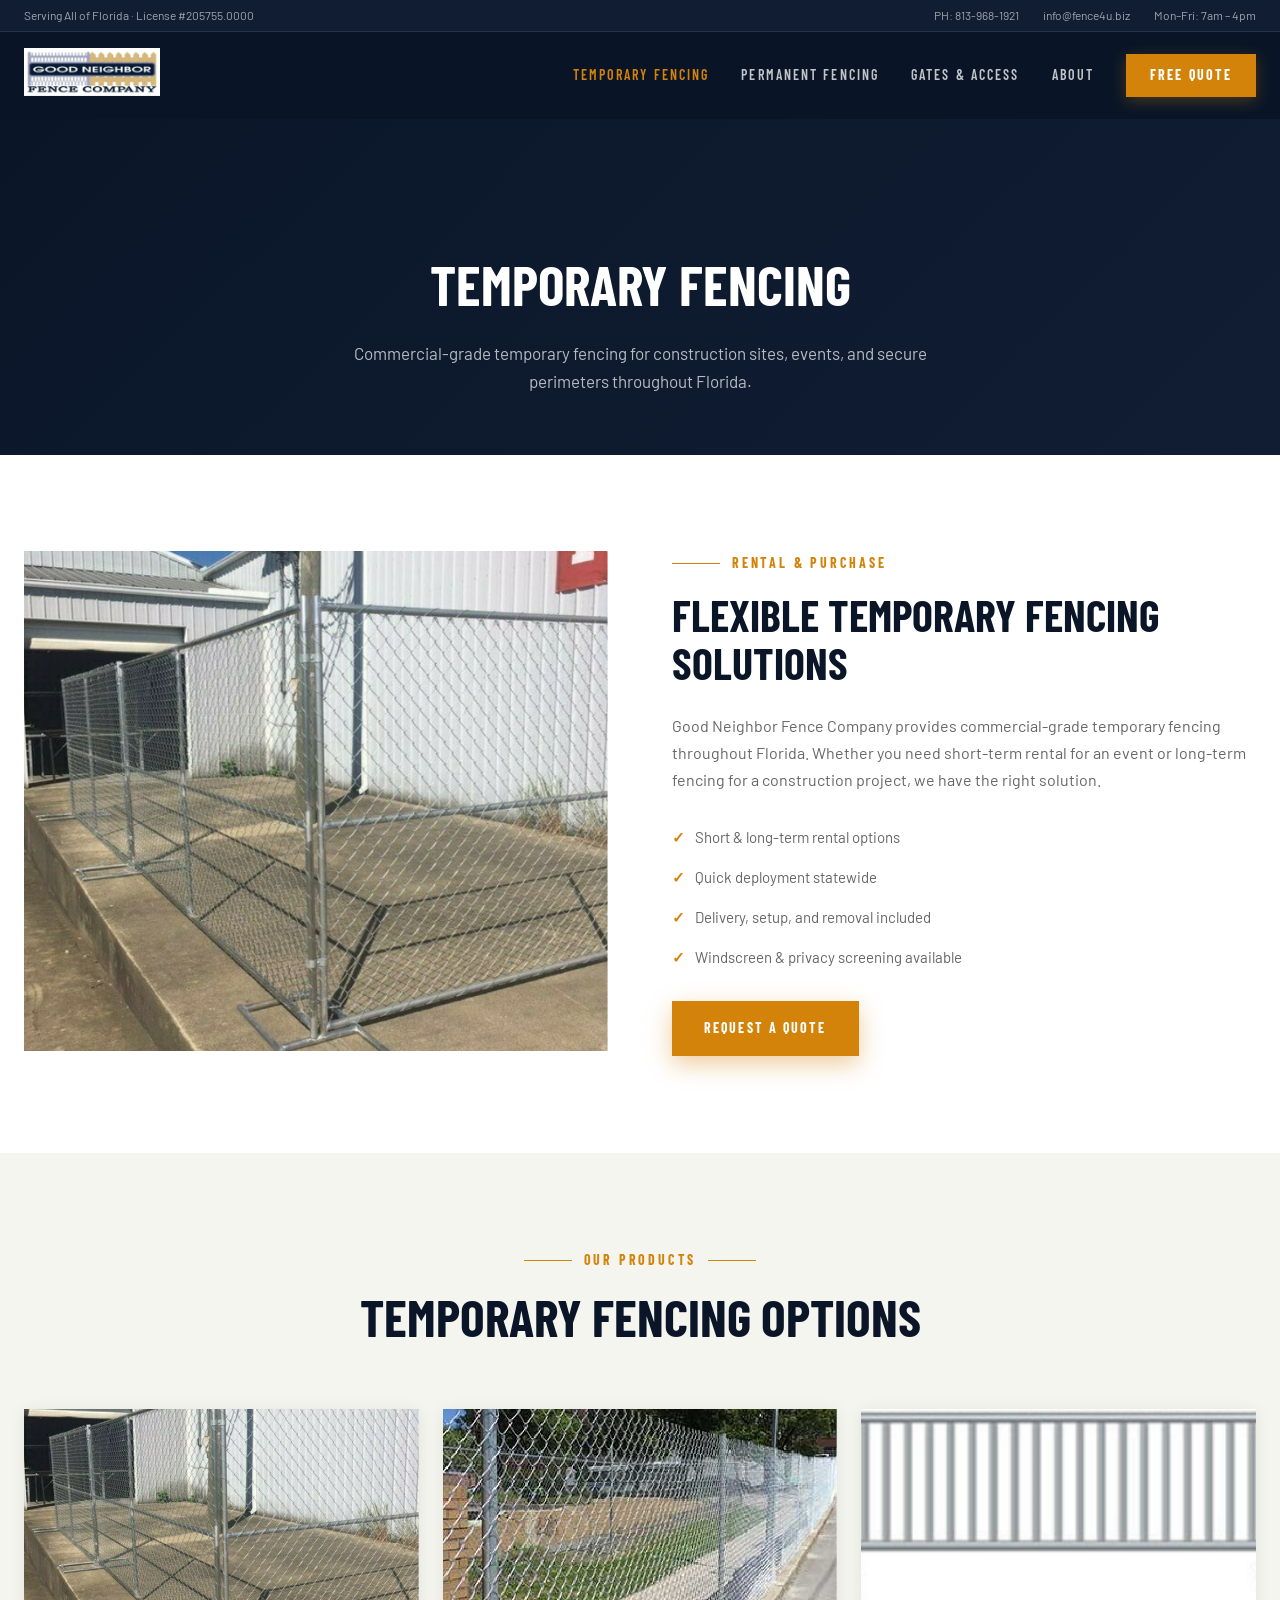
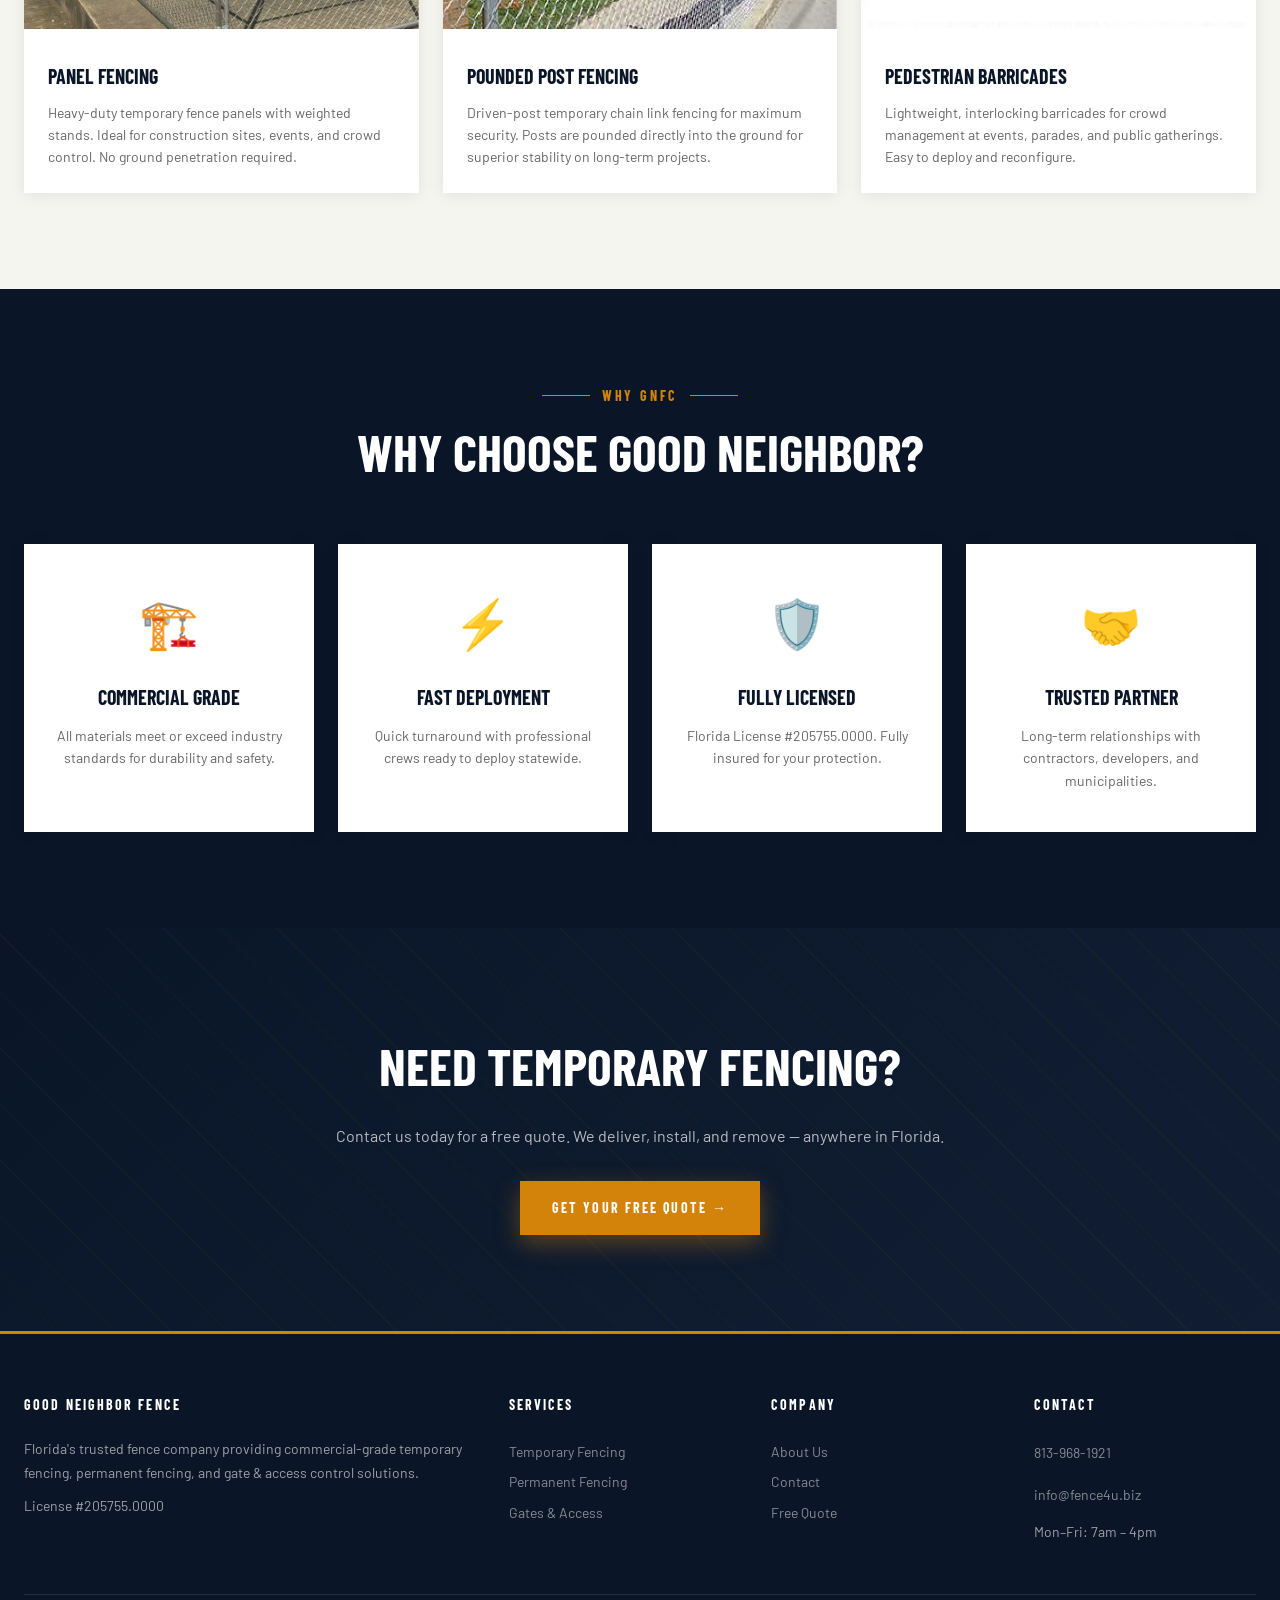
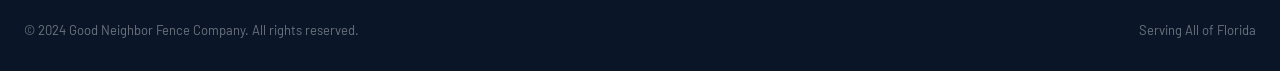
<file: temporary-fencing.html>
<!DOCTYPE html>
<html lang="en">
<head>
    <meta charset="utf-8">
    <meta name="viewport" content="width=device-width, initial-scale=1.0">
    <title>Temporary Fencing | Good Neighbor Fence Company</title>
    <meta name="description" content="Commercial-grade temporary fencing for construction sites, events, and secure perimeters throughout Florida. Panel fencing, pounded post, barricades, and more.">
    <link rel="stylesheet" href="css/style.css">
</head>
<body>

    <!-- Top Info Bar -->
    <div class="top-info-bar">
        <div class="inner">
            <span>Serving All of Florida · License #205755.0000</span>
            <div class="right-links">
                <a href="tel:8139681921">PH: 813-968-1921</a>
                <a href="mailto:info@fence4u.biz">info@fence4u.biz</a>
                <span>Mon–Fri: 7am – 4pm</span>
            </div>
        </div>
    </div>

    <!-- Header -->
    <header>
        <div class="inner">
            <a href="index.html" class="logo-container">
                <img src="assets/GoodNeighborFence_logo.png" alt="Good Neighbor Fence Company">
            </a>
            <nav id="main-nav">
                <a href="temporary-fencing.html" class="active">Temporary Fencing</a>
                <a href="permanent-fencing.html">Permanent Fencing</a>
                <a href="gates-access.html">Gates &amp; Access</a>
                <a href="about.html">About</a>
                <a href="get-in-touch.html" class="cta-nav">Free Quote</a>
            </nav>
            <button class="mobile-menu-btn" onclick="document.getElementById('main-nav').classList.toggle('open')" aria-label="Open menu">☰</button>
        </div>
    </header>

    <!-- Page Header -->
    <section class="page-header">
        <h1>Temporary Fencing</h1>
        <p>Commercial-grade temporary fencing for construction sites, events, and secure perimeters throughout Florida.</p>
    </section>

    <!-- Overview -->
    <section class="section section-white">
        <div class="split-section">
            <div class="split-image">
                <img src="assets/Panel-with-Stands-1.jpg" alt="Temporary Panel Fencing">
            </div>
            <div class="split-text">
                <div class="label">
                    <div class="line"></div>
                    <span>Rental &amp; Purchase</span>
                </div>
                <h2>Flexible Temporary Fencing Solutions</h2>
                <p>Good Neighbor Fence Company provides commercial-grade temporary fencing throughout Florida. Whether you need short-term rental for an event or long-term fencing for a construction project, we have the right solution.</p>
                <ul>
                    <li>Short &amp; long-term rental options</li>
                    <li>Quick deployment statewide</li>
                    <li>Delivery, setup, and removal included</li>
                    <li>Windscreen &amp; privacy screening available</li>
                </ul>
                <a href="get-in-touch.html" class="btn btn-gold">Request a Quote</a>
            </div>
        </div>
    </section>

    <!-- Products -->
    <section class="section section-surface">
        <div class="max-w-7xl">
            <div class="section-header">
                <div class="section-label">
                    <div class="line"></div>
                    <span>Our Products</span>
                    <div class="line"></div>
                </div>
                <h2>Temporary Fencing Options</h2>
            </div>
        </div>
        <div class="cards-grid">
            <div class="card">
                <img src="assets/Panel-with-Stands-1.jpg" alt="Panel Fencing with Stands">
                <div class="card-body">
                    <h3>Panel Fencing</h3>
                    <p>Heavy-duty temporary fence panels with weighted stands. Ideal for construction sites, events, and crowd control. No ground penetration required.</p>
                </div>
            </div>
            <div class="card">
                <img src="assets/Pounded-Post.jpg" alt="Pounded Post Fencing">
                <div class="card-body">
                    <h3>Pounded Post Fencing</h3>
                    <p>Driven-post temporary chain link fencing for maximum security. Posts are pounded directly into the ground for superior stability on long-term projects.</p>
                </div>
            </div>
            <div class="card">
                <img src="assets/Pedestrian-Barricade.png" alt="Pedestrian Barricades">
                <div class="card-body">
                    <h3>Pedestrian Barricades</h3>
                    <p>Lightweight, interlocking barricades for crowd management at events, parades, and public gatherings. Easy to deploy and reconfigure.</p>
                </div>
            </div>
        </div>
    </section>

    <!-- Why Choose Us -->
    <section class="section section-navy">
        <div class="max-w-7xl">
            <div class="section-header">
                <div class="section-label">
                    <div class="line"></div>
                    <span>Why GNFC</span>
                    <div class="line"></div>
                </div>
                <h2>Why Choose Good Neighbor?</h2>
            </div>
        </div>
        <div class="features-grid">
            <div class="feature-card">
                <div class="icon">🏗️</div>
                <h3>Commercial Grade</h3>
                <p>All materials meet or exceed industry standards for durability and safety.</p>
            </div>
            <div class="feature-card">
                <div class="icon">⚡</div>
                <h3>Fast Deployment</h3>
                <p>Quick turnaround with professional crews ready to deploy statewide.</p>
            </div>
            <div class="feature-card">
                <div class="icon">🛡️</div>
                <h3>Fully Licensed</h3>
                <p>Florida License #205755.0000. Fully insured for your protection.</p>
            </div>
            <div class="feature-card">
                <div class="icon">🤝</div>
                <h3>Trusted Partner</h3>
                <p>Long-term relationships with contractors, developers, and municipalities.</p>
            </div>
        </div>
    </section>

    <!-- CTA Banner -->
    <section class="cta-banner">
        <div class="pattern"></div>
        <div class="content">
            <h2>Need Temporary Fencing?</h2>
            <p>Contact us today for a free quote. We deliver, install, and remove — anywhere in Florida.</p>
            <a href="get-in-touch.html" class="btn btn-gold">Get Your Free Quote →</a>
        </div>
    </section>

    <!-- Footer -->
    <footer>
        <div class="inner">
            <div class="footer-grid">
                <div class="footer-col">
                    <h4>Good Neighbor Fence</h4>
                    <p>Florida's trusted fence company providing commercial-grade temporary fencing, permanent fencing, and gate &amp; access control solutions.</p>
                    <p>License #205755.0000</p>
                </div>
                <div class="footer-col">
                    <h4>Services</h4>
                    <a href="temporary-fencing.html">Temporary Fencing</a>
                    <a href="permanent-fencing.html">Permanent Fencing</a>
                    <a href="gates-access.html">Gates &amp; Access</a>
                </div>
                <div class="footer-col">
                    <h4>Company</h4>
                    <a href="about.html">About Us</a>
                    <a href="get-in-touch.html">Contact</a>
                    <a href="get-in-touch.html">Free Quote</a>
                </div>
                <div class="footer-col">
                    <h4>Contact</h4>
                    <p><a href="tel:8139681921">813-968-1921</a></p>
                    <p><a href="mailto:info@fence4u.biz">info@fence4u.biz</a></p>
                    <p>Mon–Fri: 7am – 4pm</p>
                </div>
            </div>
            <div class="footer-bottom">
                <span>&copy; 2024 Good Neighbor Fence Company. All rights reserved.</span>
                <span>Serving All of Florida</span>
            </div>
        </div>
    </footer>

    <script>
        document.querySelectorAll('#main-nav a').forEach(function(link) {
            link.addEventListener('click', function() {
                document.getElementById('main-nav').classList.remove('open');
            });
        });
    </script>

<script>document.documentElement.classList.add("loaded");</script>
</body>
</html>
</file>
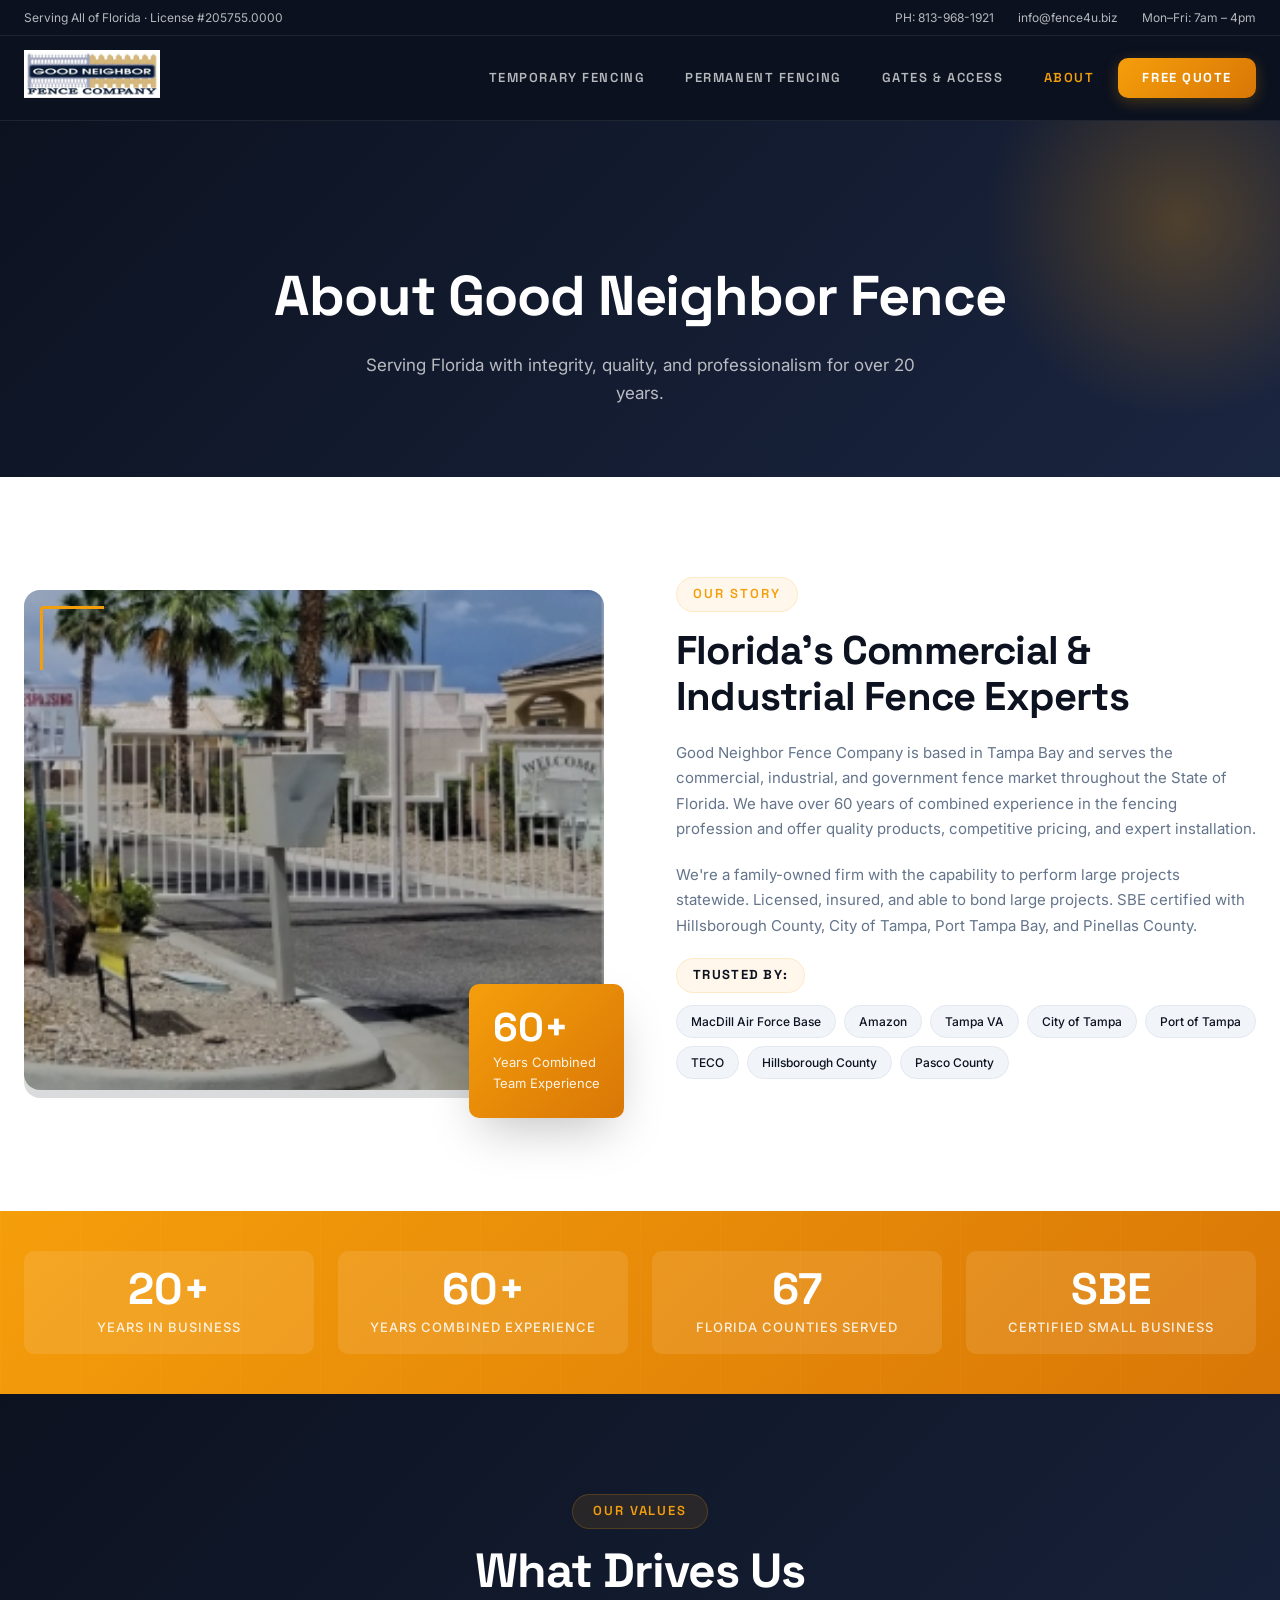
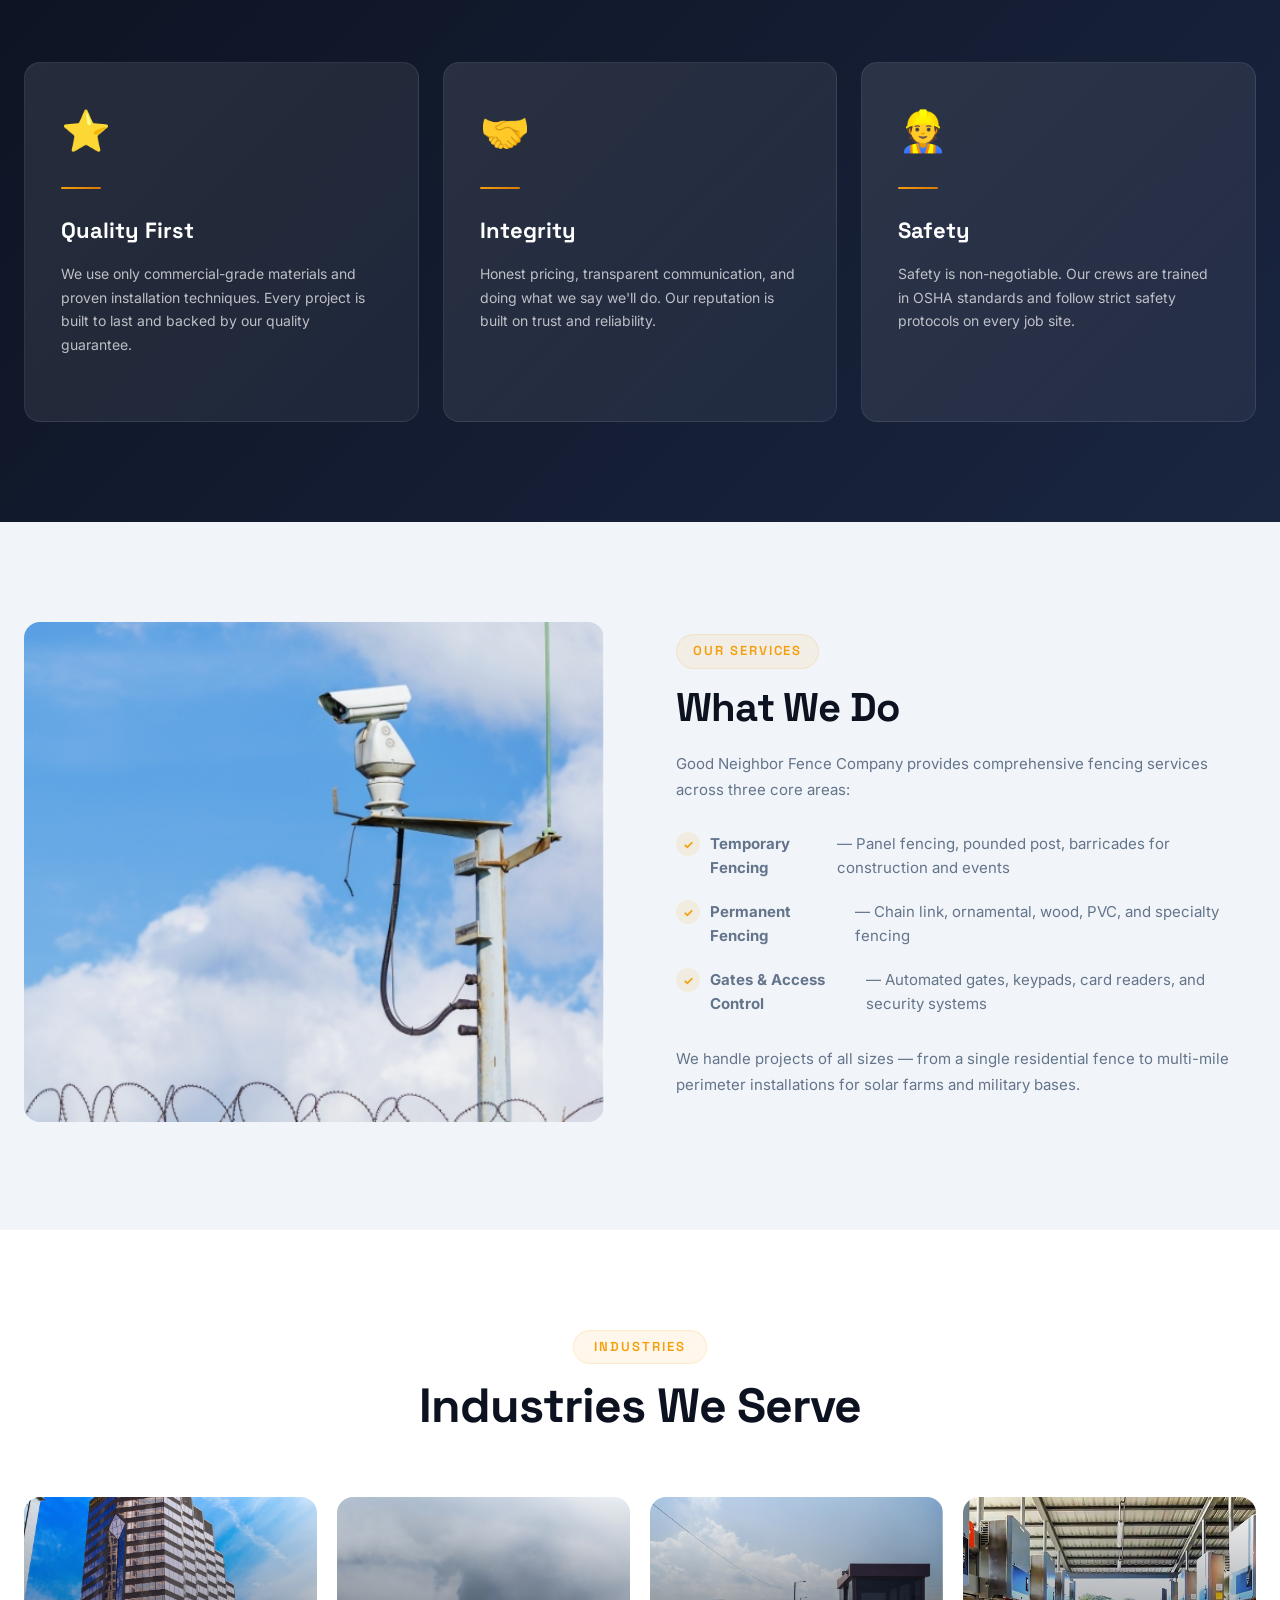
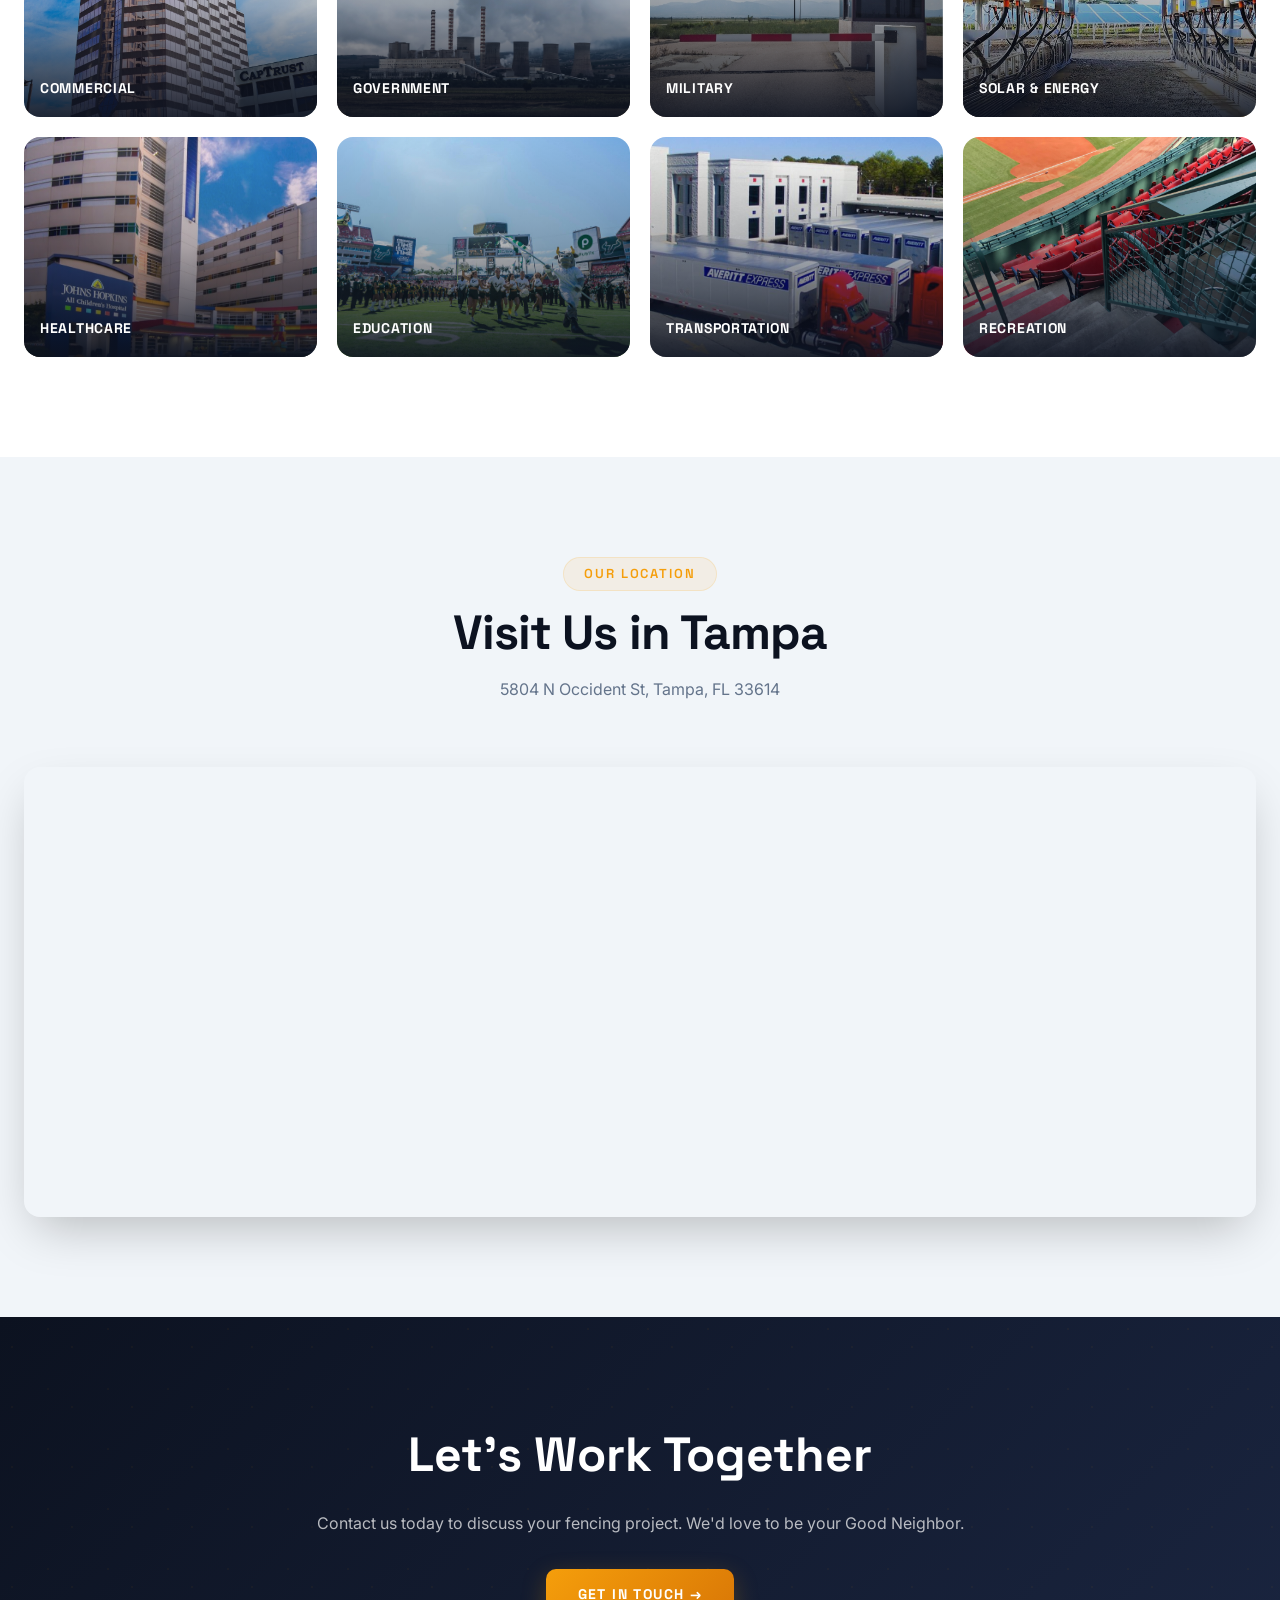
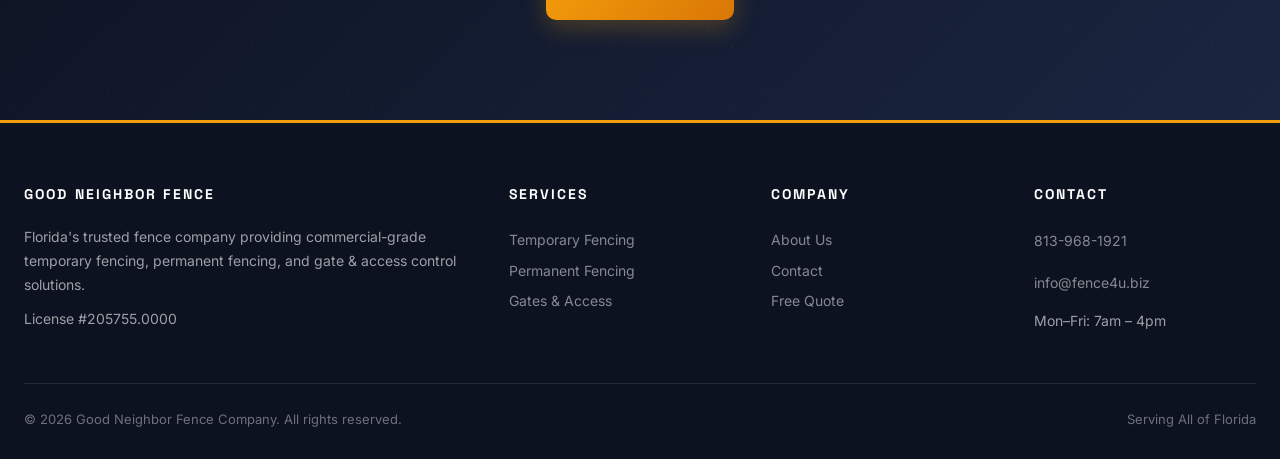
<file: docs/about.html>
<!DOCTYPE html>
<html lang="en">
<head>
    <meta charset="utf-8">
    <meta name="viewport" content="width=device-width, initial-scale=1.0">
    <title>About Us | Good Neighbor Fence Company</title>
    <meta name="description" content="Family-owned fence company based in Tampa Bay. 60+ years combined experience serving commercial, industrial, and government clients across Florida.">
    <link rel="icon" type="image/svg+xml" href="assets/favicon.svg">
    <link rel="stylesheet" href="css/style.css">
</head>
<body>

    <!-- Top Info Bar -->
    <div class="top-info-bar">
        <div class="inner">
            <span>Serving All of Florida · License #205755.0000</span>
            <div class="right-links">
                <a href="tel:8139681921">PH: 813-968-1921</a>
                <a href="mailto:info@fence4u.biz">info@fence4u.biz</a>
                <span>Mon–Fri: 7am – 4pm</span>
            </div>
        </div>
    </div>

    <!-- Header -->
    <header>
        <div class="inner">
            <a href="index.html" class="logo-container">
                <img src="assets/GoodNeighborFence_logo.png" alt="Good Neighbor Fence Company">
            </a>
            <nav id="main-nav">
                <a href="temporary-fencing.html">Temporary Fencing</a>
                <a href="permanent-fencing.html">Permanent Fencing</a>
                <a href="gates-access.html">Gates &amp; Access</a>
                <a href="about.html" class="active">About</a>
                <a href="get-in-touch.html" class="cta-nav">Free Quote</a>
            </nav>
            <button class="mobile-menu-btn" onclick="document.getElementById('main-nav').classList.toggle('open')" aria-label="Open menu">☰</button>
        </div>
    </header>

    <!-- Page Header -->
    <section class="page-header">
        <h1>About Good Neighbor Fence</h1>
        <p>Serving Florida with integrity, quality, and professionalism for over 20 years.</p>
    </section>

    <!-- About Split Section -->
    <section class="section section-white">
        <div class="split-section reveal">
            <div class="split-image">
                <img src="assets/corporate.jpg" alt="Good Neighbor Fence Team">
                <div class="overlay"></div>
                <div class="corner-accent"></div>
                <div class="experience-badge">
                    <div class="number">60+</div>
                    <div class="text">Years Combined<br>Team Experience</div>
                </div>
            </div>
            <div class="split-text">
                <div class="label">
                    <div class="line"></div>
                    <span>Our Story</span>
                </div>
                <h2>Florida's Commercial &amp; Industrial Fence Experts</h2>
                <p>Good Neighbor Fence Company is based in Tampa Bay and serves the commercial, industrial, and government fence market throughout the State of Florida. We have over 60 years of combined experience in the fencing profession and offer quality products, competitive pricing, and expert installation.</p>
                <p>We're a family-owned firm with the capability to perform large projects statewide. Licensed, insured, and able to bond large projects. SBE certified with Hillsborough County, City of Tampa, Port Tampa Bay, and Pinellas County.</p>
                <div class="trusted-by">
                    <div class="label">Trusted By:</div>
                    <div class="trusted-tags">
                        <span>MacDill Air Force Base</span>
                        <span>Amazon</span>
                        <span>Tampa VA</span>
                        <span>City of Tampa</span>
                        <span>Port of Tampa</span>
                        <span>TECO</span>
                        <span>Hillsborough County</span>
                        <span>Pasco County</span>
                    </div>
                </div>
            </div>
        </div>
    </section>

    <!-- Stats Bar -->
    <div class="stats-bar">
        <div class="inner">
            <div class="stats-grid">
                <div>
                    <div class="stat-number">20+</div>
                    <div class="stat-label">Years in Business</div>
                </div>
                <div>
                    <div class="stat-number">60+</div>
                    <div class="stat-label">Years Combined Experience</div>
                </div>
                <div>
                    <div class="stat-number">67</div>
                    <div class="stat-label">Florida Counties Served</div>
                </div>
                <div>
                    <div class="stat-number">SBE</div>
                    <div class="stat-label">Certified Small Business</div>
                </div>
            </div>
        </div>
    </div>

    <!-- Core Values -->
    <section class="section section-navy">
        <div class="max-w-7xl">
            <div class="section-header reveal">
                <div class="section-label">
                    <div class="line"></div>
                    <span>Our Values</span>
                    <div class="line"></div>
                </div>
                <h2>What Drives Us</h2>
            </div>
            <div class="services-grid">
                <div class="service-card reveal reveal-delay-1">
                    <div class="icon">⭐</div>
                    <div class="divider"></div>
                    <h3>Quality First</h3>
                    <p>We use only commercial-grade materials and proven installation techniques. Every project is built to last and backed by our quality guarantee.</p>
                </div>
                <div class="service-card reveal reveal-delay-2">
                    <div class="icon">🤝</div>
                    <div class="divider"></div>
                    <h3>Integrity</h3>
                    <p>Honest pricing, transparent communication, and doing what we say we'll do. Our reputation is built on trust and reliability.</p>
                </div>
                <div class="service-card reveal reveal-delay-3">
                    <div class="icon">👷</div>
                    <div class="divider"></div>
                    <h3>Safety</h3>
                    <p>Safety is non-negotiable. Our crews are trained in OSHA standards and follow strict safety protocols on every job site.</p>
                </div>
            </div>
        </div>
    </section>

    <!-- What We Do -->
    <section class="section section-surface">
        <div class="split-section reveal">
            <div class="split-image">
                <img src="assets/solar.jpg" alt="Solar Farm Fencing Project">
            </div>
            <div class="split-text">
                <div class="label">
                    <div class="line"></div>
                    <span>Our Services</span>
                </div>
                <h2>What We Do</h2>
                <p>Good Neighbor Fence Company provides comprehensive fencing services across three core areas:</p>
                <ul>
                    <li><strong>Temporary Fencing</strong> — Panel fencing, pounded post, barricades for construction and events</li>
                    <li><strong>Permanent Fencing</strong> — Chain link, ornamental, wood, PVC, and specialty fencing</li>
                    <li><strong>Gates &amp; Access Control</strong> — Automated gates, keypads, card readers, and security systems</li>
                </ul>
                <p>We handle projects of all sizes — from a single residential fence to multi-mile perimeter installations for solar farms and military bases.</p>
            </div>
        </div>
    </section>

    <!-- Industries -->
    <section class="section section-white">
        <div class="max-w-7xl">
            <div class="section-header reveal">
                <div class="section-label">
                    <div class="line"></div>
                    <span>Industries</span>
                    <div class="line"></div>
                </div>
                <h2>Industries We Serve</h2>
            </div>
            <div class="industries-grid">
                <div class="industry-card">
                    <img src="assets/commercial-building-fencing.png" alt="Commercial" loading="lazy">
                    <div class="overlay"></div>
                    <div class="label"><span>Commercial</span></div>
                    <div class="gold-line"></div>
                </div>
                <div class="industry-card">
                    <img src="assets/Government-Fencing.png" alt="Government" loading="lazy">
                    <div class="overlay"></div>
                    <div class="label"><span>Government</span></div>
                    <div class="gold-line"></div>
                </div>
                <div class="industry-card">
                    <img src="assets/millitary.jpg" alt="Military" loading="lazy">
                    <div class="overlay"></div>
                    <div class="label"><span>Military</span></div>
                    <div class="gold-line"></div>
                </div>
                <div class="industry-card">
                    <img src="assets/Solar-Farm-Fencing.png" alt="Solar & Energy" loading="lazy">
                    <div class="overlay"></div>
                    <div class="label"><span>Solar &amp; Energy</span></div>
                    <div class="gold-line"></div>
                </div>
                <div class="industry-card">
                    <img src="assets/hospital-fencing.png" alt="Healthcare" loading="lazy">
                    <div class="overlay"></div>
                    <div class="label"><span>Healthcare</span></div>
                    <div class="gold-line"></div>
                </div>
                <div class="industry-card">
                    <img src="assets/college-and-university-fencing.png" alt="Education" loading="lazy">
                    <div class="overlay"></div>
                    <div class="label"><span>Education</span></div>
                    <div class="gold-line"></div>
                </div>
                <div class="industry-card">
                    <img src="assets/trucking-company-terminal-fencing.png" alt="Transportation" loading="lazy">
                    <div class="overlay"></div>
                    <div class="label"><span>Transportation</span></div>
                    <div class="gold-line"></div>
                </div>
                <div class="industry-card">
                    <img src="assets/Ball-Park-Fencing.png" alt="Recreation" loading="lazy">
                    <div class="overlay"></div>
                    <div class="label"><span>Recreation</span></div>
                    <div class="gold-line"></div>
                </div>
            </div>
        </div>
    </section>

    <!-- Location Map -->
    <section class="section section-surface">
        <div class="max-w-7xl">
            <div class="section-header reveal">
                <div class="section-label">
                    <div class="line"></div>
                    <span>Our Location</span>
                    <div class="line"></div>
                </div>
                <h2>Visit Us in Tampa</h2>
                <p style="color:var(--gn-text-muted)">5804 N Occident St, Tampa, FL 33614</p>
            </div>
            <div class="map-container reveal">
                <iframe src="https://maps.google.com/maps?q=5804+N+Occident+St,+Tampa,+FL+33614&t=&z=15&ie=UTF8&iwloc=&output=embed" width="100%" height="450" style="border:0;border-radius:16px;" allowfullscreen="" loading="lazy" referrerpolicy="no-referrer-when-downgrade"></iframe>
            </div>
        </div>
    </section>

    <!-- CTA Banner -->
    <section class="cta-banner">
        <div class="pattern"></div>
        <div class="content reveal">
            <h2>Let's Work Together</h2>
            <p>Contact us today to discuss your fencing project. We'd love to be your Good Neighbor.</p>
            <a href="get-in-touch.html" class="btn btn-gold">Get in Touch →</a>
        </div>
    </section>

    <!-- Footer -->
    <footer>
        <div class="inner">
            <div class="footer-grid">
                <div class="footer-col">
                    <h4>Good Neighbor Fence</h4>
                    <p>Florida's trusted fence company providing commercial-grade temporary fencing, permanent fencing, and gate &amp; access control solutions.</p>
                    <p>License #205755.0000</p>
                </div>
                <div class="footer-col">
                    <h4>Services</h4>
                    <a href="temporary-fencing.html">Temporary Fencing</a>
                    <a href="permanent-fencing.html">Permanent Fencing</a>
                    <a href="gates-access.html">Gates &amp; Access</a>
                </div>
                <div class="footer-col">
                    <h4>Company</h4>
                    <a href="about.html">About Us</a>
                    <a href="get-in-touch.html">Contact</a>
                    <a href="get-in-touch.html">Free Quote</a>
                </div>
                <div class="footer-col">
                    <h4>Contact</h4>
                    <p><a href="tel:8139681921">813-968-1921</a></p>
                    <p><a href="mailto:info@fence4u.biz">info@fence4u.biz</a></p>
                    <p>Mon–Fri: 7am – 4pm</p>
                </div>
            </div>
            <div class="footer-bottom">
                <span>&copy; 2026 Good Neighbor Fence Company. All rights reserved.</span>
                <span>Serving All of Florida</span>
            </div>
        </div>
    </footer>

    <script>
        document.documentElement.classList.add("loaded");
        document.querySelectorAll('#main-nav a').forEach(function(link) {
            link.addEventListener('click', function() { document.getElementById('main-nav').classList.remove('open'); });
        });
        var header = document.querySelector('header');
        window.addEventListener('scroll', function() { header.classList.toggle('scrolled', window.scrollY > 50); });
        var reveals = document.querySelectorAll('.reveal');
        var observer = new IntersectionObserver(function(entries) {
            entries.forEach(function(entry) { if (entry.isIntersecting) { entry.target.classList.add('visible'); observer.unobserve(entry.target); } });
        }, { threshold: 0.1 });
        reveals.forEach(function(el) { observer.observe(el); });
    </script>
</body>
</html>
</file>
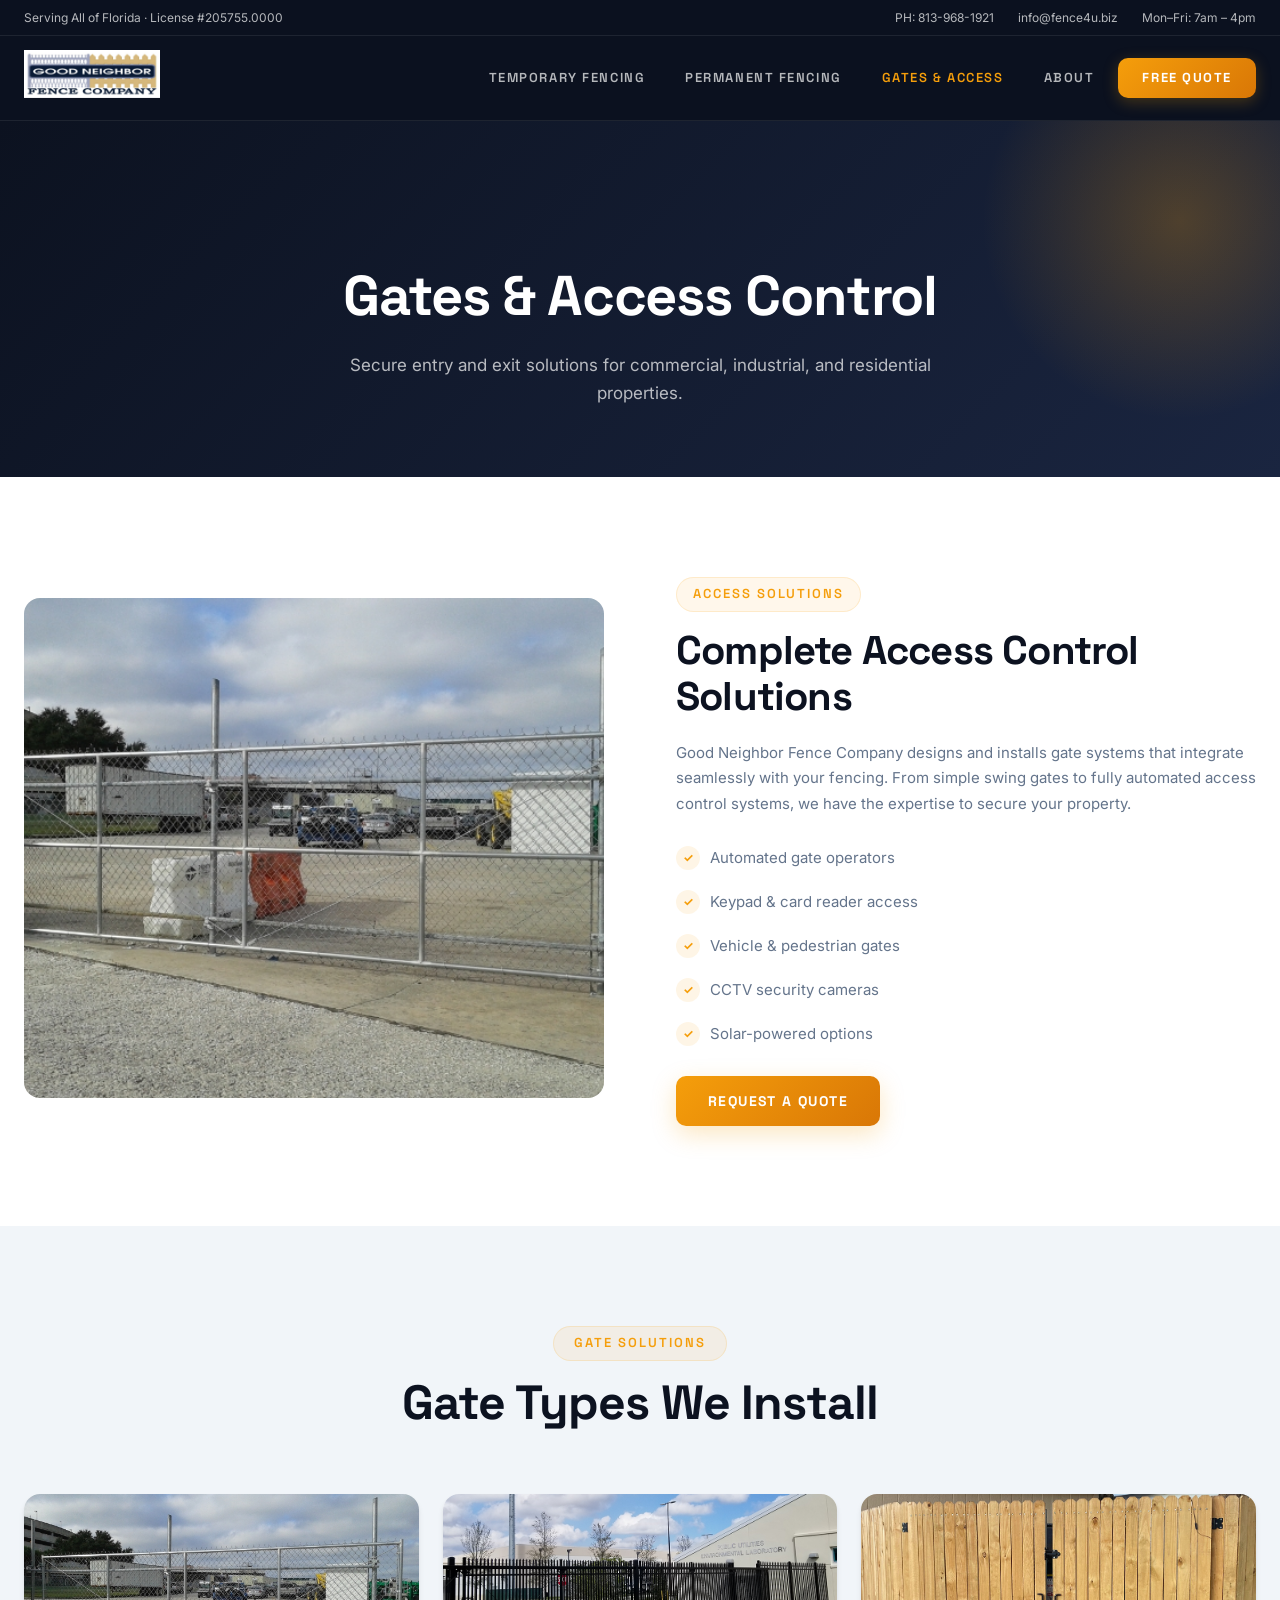
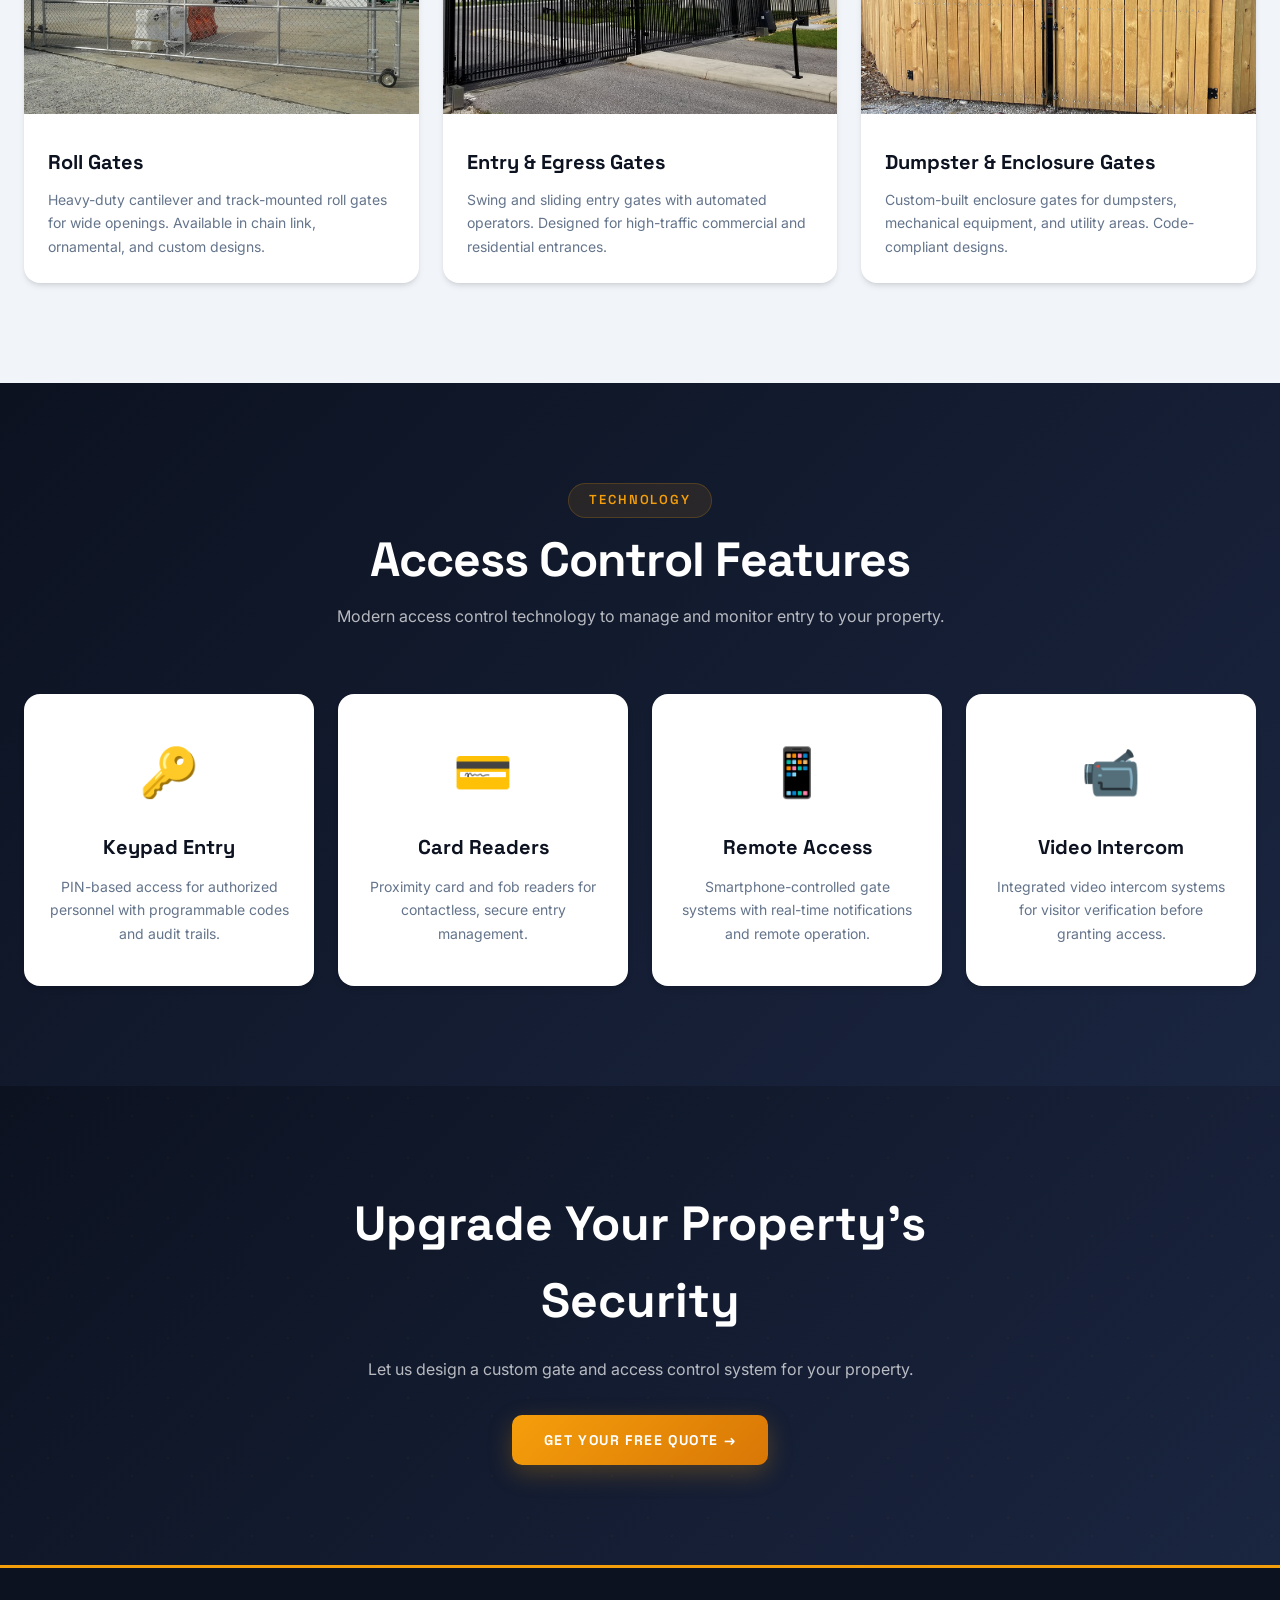
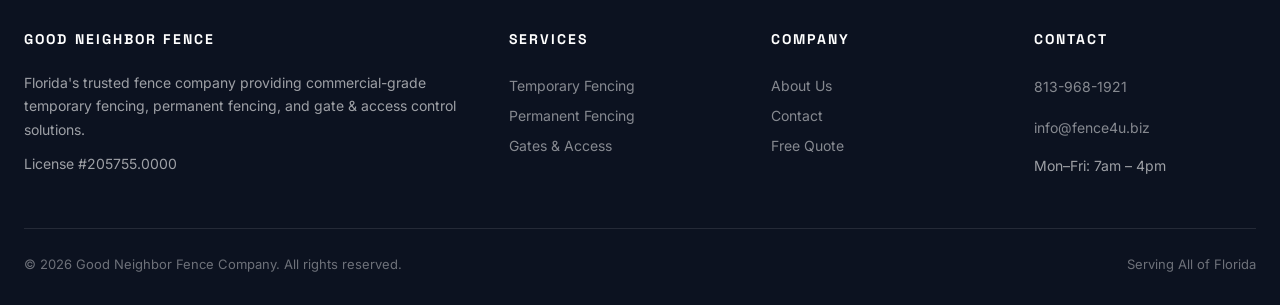
<file: docs/gates-access.html>
<!DOCTYPE html>
<html lang="en">
<head>
    <meta charset="utf-8">
    <meta name="viewport" content="width=device-width, initial-scale=1.0">
    <title>Gates &amp; Access Control | Good Neighbor Fence Company</title>
    <meta name="description" content="Gate operators, keypads, card readers, CCTV, and full access control system design for commercial and industrial properties across Florida.">
    <link rel="icon" type="image/svg+xml" href="assets/favicon.svg">
    <link rel="stylesheet" href="css/style.css">
</head>
<body>

    <!-- Top Info Bar -->
    <div class="top-info-bar">
        <div class="inner">
            <span>Serving All of Florida · License #205755.0000</span>
            <div class="right-links">
                <a href="tel:8139681921">PH: 813-968-1921</a>
                <a href="mailto:info@fence4u.biz">info@fence4u.biz</a>
                <span>Mon–Fri: 7am – 4pm</span>
            </div>
        </div>
    </div>

    <!-- Header -->
    <header>
        <div class="inner">
            <a href="index.html" class="logo-container">
                <img src="assets/GoodNeighborFence_logo.png" alt="Good Neighbor Fence Company">
            </a>
            <nav id="main-nav">
                <a href="temporary-fencing.html">Temporary Fencing</a>
                <a href="permanent-fencing.html">Permanent Fencing</a>
                <a href="gates-access.html" class="active">Gates &amp; Access</a>
                <a href="about.html">About</a>
                <a href="get-in-touch.html" class="cta-nav">Free Quote</a>
            </nav>
            <button class="mobile-menu-btn" onclick="document.getElementById('main-nav').classList.toggle('open')" aria-label="Open menu">☰</button>
        </div>
    </header>

    <!-- Page Header -->
    <section class="page-header">
        <h1>Gates &amp; Access Control</h1>
        <p>Secure entry and exit solutions for commercial, industrial, and residential properties.</p>
    </section>

    <!-- Overview -->
    <section class="section section-white">
        <div class="split-section reveal">
            <div class="split-image">
                <img src="assets/Roll-Gate-photo-1.jpg" alt="Roll Gate Installation">
            </div>
            <div class="split-text">
                <div class="label">
                    <div class="line"></div>
                    <span>Access Solutions</span>
                </div>
                <h2>Complete Access Control Solutions</h2>
                <p>Good Neighbor Fence Company designs and installs gate systems that integrate seamlessly with your fencing. From simple swing gates to fully automated access control systems, we have the expertise to secure your property.</p>
                <ul>
                    <li>Automated gate operators</li>
                    <li>Keypad &amp; card reader access</li>
                    <li>Vehicle &amp; pedestrian gates</li>
                    <li>CCTV security cameras</li>
                    <li>Solar-powered options</li>
                </ul>
                <a href="get-in-touch.html" class="btn btn-gold">Request a Quote</a>
            </div>
        </div>
    </section>

    <!-- Gate Types -->
    <section class="section section-surface">
        <div class="max-w-7xl">
            <div class="section-header reveal">
                <div class="section-label">
                    <div class="line"></div>
                    <span>Gate Solutions</span>
                    <div class="line"></div>
                </div>
                <h2>Gate Types We Install</h2>
            </div>
        </div>
        <div class="cards-grid">
            <div class="card">
                <img src="assets/Roll-Gate-photo-1.jpg" alt="Roll Gates">
                <div class="card-body">
                    <h3>Roll Gates</h3>
                    <p>Heavy-duty cantilever and track-mounted roll gates for wide openings. Available in chain link, ornamental, and custom designs.</p>
                </div>
            </div>
            <div class="card">
                <img src="assets/Entry-Egress-Gate-Best.png" alt="Entry & Egress Gates">
                <div class="card-body">
                    <h3>Entry &amp; Egress Gates</h3>
                    <p>Swing and sliding entry gates with automated operators. Designed for high-traffic commercial and residential entrances.</p>
                </div>
            </div>
            <div class="card">
                <img src="assets/Dumpster-Gates-Best.png" alt="Dumpster Gates">
                <div class="card-body">
                    <h3>Dumpster &amp; Enclosure Gates</h3>
                    <p>Custom-built enclosure gates for dumpsters, mechanical equipment, and utility areas. Code-compliant designs.</p>
                </div>
            </div>
        </div>
    </section>

    <!-- Access Control Features -->
    <section class="section section-navy">
        <div class="max-w-7xl">
            <div class="section-header reveal">
                <div class="section-label">
                    <div class="line"></div>
                    <span>Technology</span>
                    <div class="line"></div>
                </div>
                <h2>Access Control Features</h2>
                <p>Modern access control technology to manage and monitor entry to your property.</p>
            </div>
        </div>
        <div class="features-grid">
            <div class="feature-card">
                <div class="icon">🔑</div>
                <h3>Keypad Entry</h3>
                <p>PIN-based access for authorized personnel with programmable codes and audit trails.</p>
            </div>
            <div class="feature-card">
                <div class="icon">💳</div>
                <h3>Card Readers</h3>
                <p>Proximity card and fob readers for contactless, secure entry management.</p>
            </div>
            <div class="feature-card">
                <div class="icon">📱</div>
                <h3>Remote Access</h3>
                <p>Smartphone-controlled gate systems with real-time notifications and remote operation.</p>
            </div>
            <div class="feature-card">
                <div class="icon">📹</div>
                <h3>Video Intercom</h3>
                <p>Integrated video intercom systems for visitor verification before granting access.</p>
            </div>
        </div>
    </section>

    <!-- CTA Banner -->
    <section class="cta-banner">
        <div class="pattern"></div>
        <div class="content reveal">
            <h2>Upgrade Your Property's Security</h2>
            <p>Let us design a custom gate and access control system for your property.</p>
            <a href="get-in-touch.html" class="btn btn-gold">Get Your Free Quote →</a>
        </div>
    </section>

    <!-- Footer -->
    <footer>
        <div class="inner">
            <div class="footer-grid">
                <div class="footer-col">
                    <h4>Good Neighbor Fence</h4>
                    <p>Florida's trusted fence company providing commercial-grade temporary fencing, permanent fencing, and gate &amp; access control solutions.</p>
                    <p>License #205755.0000</p>
                </div>
                <div class="footer-col">
                    <h4>Services</h4>
                    <a href="temporary-fencing.html">Temporary Fencing</a>
                    <a href="permanent-fencing.html">Permanent Fencing</a>
                    <a href="gates-access.html">Gates &amp; Access</a>
                </div>
                <div class="footer-col">
                    <h4>Company</h4>
                    <a href="about.html">About Us</a>
                    <a href="get-in-touch.html">Contact</a>
                    <a href="get-in-touch.html">Free Quote</a>
                </div>
                <div class="footer-col">
                    <h4>Contact</h4>
                    <p><a href="tel:8139681921">813-968-1921</a></p>
                    <p><a href="mailto:info@fence4u.biz">info@fence4u.biz</a></p>
                    <p>Mon–Fri: 7am – 4pm</p>
                </div>
            </div>
            <div class="footer-bottom">
                <span>&copy; 2026 Good Neighbor Fence Company. All rights reserved.</span>
                <span>Serving All of Florida</span>
            </div>
        </div>
    </footer>

    <script>
        document.documentElement.classList.add("loaded");
        document.querySelectorAll('#main-nav a').forEach(function(link) {
            link.addEventListener('click', function() { document.getElementById('main-nav').classList.remove('open'); });
        });
        var header = document.querySelector('header');
        window.addEventListener('scroll', function() { header.classList.toggle('scrolled', window.scrollY > 50); });
        var reveals = document.querySelectorAll('.reveal');
        var observer = new IntersectionObserver(function(entries) {
            entries.forEach(function(entry) { if (entry.isIntersecting) { entry.target.classList.add('visible'); observer.unobserve(entry.target); } });
        }, { threshold: 0.1 });
        reveals.forEach(function(el) { observer.observe(el); });
    </script>
</body>
</html>
</file>
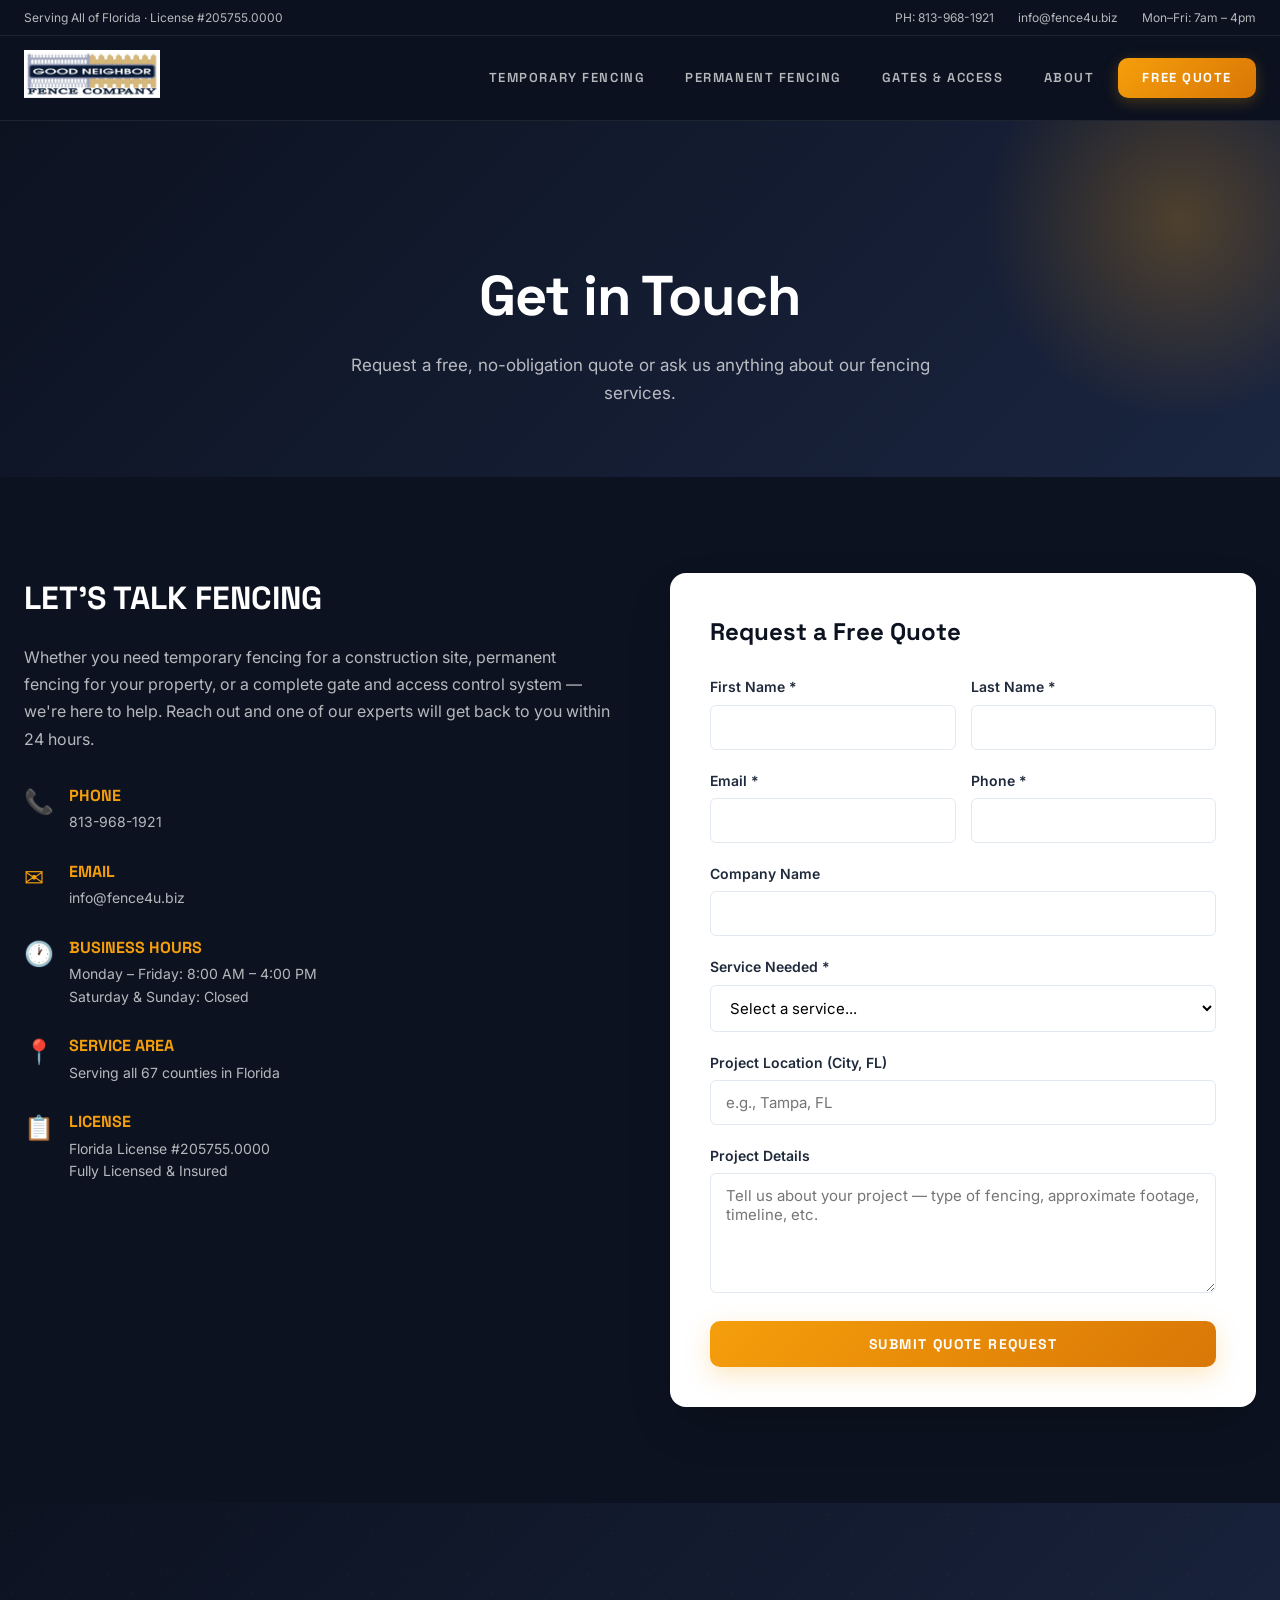
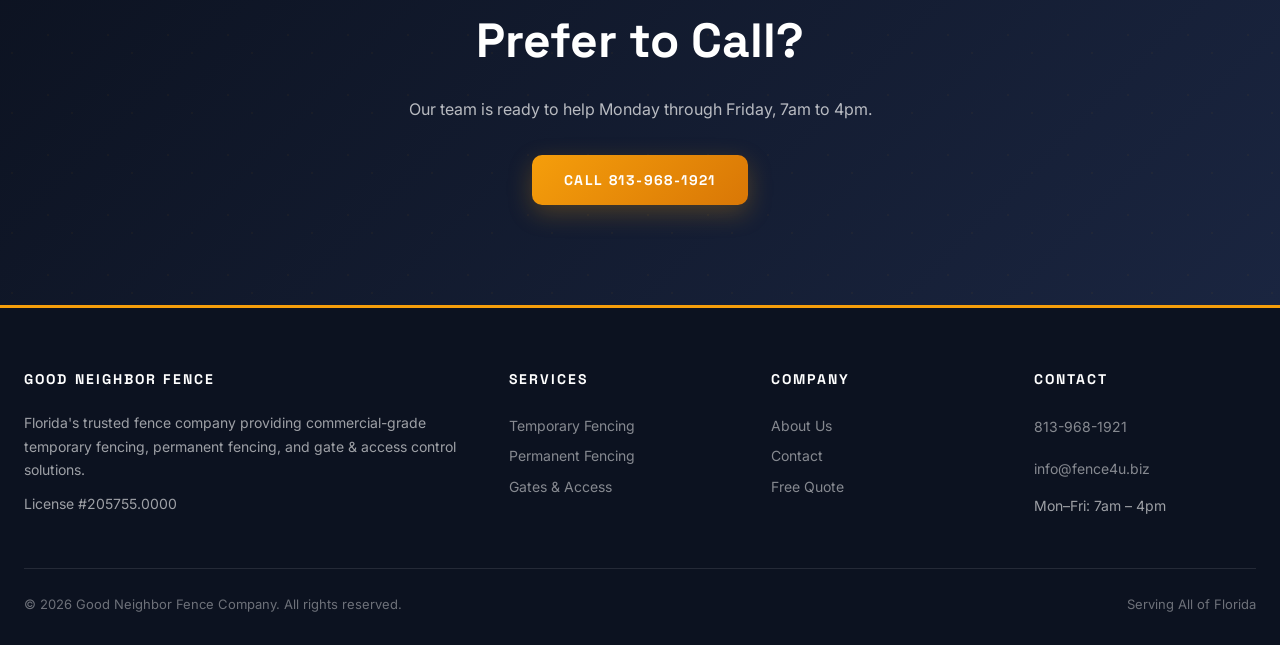
<file: docs/get-in-touch.html>
<!DOCTYPE html>
<html lang="en">
<head>
    <meta charset="utf-8">
    <meta name="viewport" content="width=device-width, initial-scale=1.0">
    <title>Get a Free Quote | Good Neighbor Fence Company</title>
    <meta name="description" content="Request a free, no-obligation quote for temporary fencing, permanent fencing, or gate & access control. Serving all of Florida.">
    <link rel="icon" type="image/svg+xml" href="assets/favicon.svg">
    <link rel="stylesheet" href="css/style.css">
</head>
<body>

    <!-- Top Info Bar -->
    <div class="top-info-bar">
        <div class="inner">
            <span>Serving All of Florida · License #205755.0000</span>
            <div class="right-links">
                <a href="tel:8139681921">PH: 813-968-1921</a>
                <a href="mailto:info@fence4u.biz">info@fence4u.biz</a>
                <span>Mon–Fri: 7am – 4pm</span>
            </div>
        </div>
    </div>

    <!-- Header -->
    <header>
        <div class="inner">
            <a href="index.html" class="logo-container">
                <img src="assets/GoodNeighborFence_logo.png" alt="Good Neighbor Fence Company">
            </a>
            <nav id="main-nav">
                <a href="temporary-fencing.html">Temporary Fencing</a>
                <a href="permanent-fencing.html">Permanent Fencing</a>
                <a href="gates-access.html">Gates &amp; Access</a>
                <a href="about.html">About</a>
                <a href="get-in-touch.html" class="cta-nav active">Free Quote</a>
            </nav>
            <button class="mobile-menu-btn" onclick="document.getElementById('main-nav').classList.toggle('open')" aria-label="Open menu">☰</button>
        </div>
    </header>

    <!-- Page Header -->
    <section class="page-header">
        <h1>Get in Touch</h1>
        <p>Request a free, no-obligation quote or ask us anything about our fencing services.</p>
    </section>

    <!-- Contact Section -->
    <div class="contact-section">
        <div class="contact-info reveal">
            <h2>Let's Talk Fencing</h2>
            <p>Whether you need temporary fencing for a construction site, permanent fencing for your property, or a complete gate and access control system — we're here to help. Reach out and one of our experts will get back to you within 24 hours.</p>

            <div class="contact-detail">
                <div class="icon">📞</div>
                <div>
                    <h4>Phone</h4>
                    <p><a href="tel:8139681921">813-968-1921</a></p>
                </div>
            </div>

            <div class="contact-detail">
                <div class="icon">✉</div>
                <div>
                    <h4>Email</h4>
                    <p><a href="mailto:info@fence4u.biz">info@fence4u.biz</a></p>
                </div>
            </div>

            <div class="contact-detail">
                <div class="icon">🕐</div>
                <div>
                    <h4>Business Hours</h4>
                    <p>Monday – Friday: 8:00 AM – 4:00 PM</p>
                    <p>Saturday &amp; Sunday: Closed</p>
                </div>
            </div>

            <div class="contact-detail">
                <div class="icon">📍</div>
                <div>
                    <h4>Service Area</h4>
                    <p>Serving all 67 counties in Florida</p>
                </div>
            </div>

            <div class="contact-detail">
                <div class="icon">📋</div>
                <div>
                    <h4>License</h4>
                    <p>Florida License #205755.0000</p>
                    <p>Fully Licensed &amp; Insured</p>
                </div>
            </div>
        </div>

        <div class="contact-form reveal reveal-delay-2">
            <h3>Request a Free Quote</h3>

            <!-- Status Messages -->
            <div id="form-status"></div>

            <form action="send-quote.php" method="post">
                <div class="form-row">
                    <div class="form-group">
                        <label for="firstName">First Name *</label>
                        <input type="text" id="firstName" name="firstName" required>
                    </div>
                    <div class="form-group">
                        <label for="lastName">Last Name *</label>
                        <input type="text" id="lastName" name="lastName" required>
                    </div>
                </div>

                <div class="form-row">
                    <div class="form-group">
                        <label for="email">Email *</label>
                        <input type="email" id="email" name="email" required>
                    </div>
                    <div class="form-group">
                        <label for="phone">Phone *</label>
                        <input type="tel" id="phone" name="phone" required>
                    </div>
                </div>

                <div class="form-group">
                    <label for="company">Company Name</label>
                    <input type="text" id="company" name="company">
                </div>

                <div class="form-group">
                    <label for="service">Service Needed *</label>
                    <select id="service" name="service" required>
                        <option value="">Select a service...</option>
                        <option value="temporary">Temporary Fencing</option>
                        <option value="permanent">Permanent Fencing</option>
                        <option value="gates">Gates &amp; Access Control</option>
                        <option value="multiple">Multiple Services</option>
                        <option value="other">Other / Not Sure</option>
                    </select>
                </div>

                <div class="form-group">
                    <label for="location">Project Location (City, FL)</label>
                    <input type="text" id="location" name="location" placeholder="e.g., Tampa, FL">
                </div>

                <div class="form-group">
                    <label for="message">Project Details</label>
                    <textarea id="message" name="message" placeholder="Tell us about your project — type of fencing, approximate footage, timeline, etc."></textarea>
                </div>

                <button type="submit" class="btn btn-gold" style="width: 100%;">Submit Quote Request</button>
            </form>
        </div>
    </div>

    <!-- CTA Banner -->
    <section class="cta-banner">
        <div class="pattern"></div>
        <div class="content reveal">
            <h2>Prefer to Call?</h2>
            <p>Our team is ready to help Monday through Friday, 7am to 4pm.</p>
            <a href="tel:8139681921" class="btn btn-gold">Call 813-968-1921</a>
        </div>
    </section>

    <!-- Footer -->
    <footer>
        <div class="inner">
            <div class="footer-grid">
                <div class="footer-col">
                    <h4>Good Neighbor Fence</h4>
                    <p>Florida's trusted fence company providing commercial-grade temporary fencing, permanent fencing, and gate &amp; access control solutions.</p>
                    <p>License #205755.0000</p>
                </div>
                <div class="footer-col">
                    <h4>Services</h4>
                    <a href="temporary-fencing.html">Temporary Fencing</a>
                    <a href="permanent-fencing.html">Permanent Fencing</a>
                    <a href="gates-access.html">Gates &amp; Access</a>
                </div>
                <div class="footer-col">
                    <h4>Company</h4>
                    <a href="about.html">About Us</a>
                    <a href="get-in-touch.html">Contact</a>
                    <a href="get-in-touch.html">Free Quote</a>
                </div>
                <div class="footer-col">
                    <h4>Contact</h4>
                    <p><a href="tel:8139681921">813-968-1921</a></p>
                    <p><a href="mailto:info@fence4u.biz">info@fence4u.biz</a></p>
                    <p>Mon–Fri: 7am – 4pm</p>
                </div>
            </div>
            <div class="footer-bottom">
                <span>&copy; 2026 Good Neighbor Fence Company. All rights reserved.</span>
                <span>Serving All of Florida</span>
            </div>
        </div>
    </footer>

    <!-- Status message styles & script -->
    <style>
        .alert { padding: 16px 20px; margin-bottom: 20px; font-size: 15px; border-radius: 10px; }
        .alert-success { background: #d4edda; color: #155724; border: 1px solid #c3e6cb; }
        .alert-error { background: #f8d7da; color: #721c24; border: 1px solid #f5c6cb; }
    </style>
    <script>
        document.documentElement.classList.add("loaded");

        // Form status messages
        (function() {
            var params = new URLSearchParams(window.location.search);
            var status = params.get('status');
            var el = document.getElementById('form-status');
            if (!el) return;
            if (status === 'success') {
                el.innerHTML = '<div class="alert alert-success">✅ <strong>Thank you!</strong> Your quote request has been submitted. We\'ll get back to you within 24 hours.</div>';
                el.scrollIntoView({ behavior: 'smooth', block: 'center' });
            } else if (status === 'error') {
                var msg = params.get('msg');
                var text = 'Something went wrong. Please try again or call us at 813-968-1921.';
                if (msg === 'missing') text = 'Please fill in all required fields.';
                if (msg === 'email') text = 'Please enter a valid email address.';
                el.innerHTML = '<div class="alert alert-error">⚠️ ' + text + '</div>';
                el.scrollIntoView({ behavior: 'smooth', block: 'center' });
            }
        })();

        document.querySelectorAll('#main-nav a').forEach(function(link) {
            link.addEventListener('click', function() { document.getElementById('main-nav').classList.remove('open'); });
        });
        var header = document.querySelector('header');
        window.addEventListener('scroll', function() { header.classList.toggle('scrolled', window.scrollY > 50); });
        var reveals = document.querySelectorAll('.reveal');
        var observer = new IntersectionObserver(function(entries) {
            entries.forEach(function(entry) { if (entry.isIntersecting) { entry.target.classList.add('visible'); observer.unobserve(entry.target); } });
        }, { threshold: 0.1 });
        reveals.forEach(function(el) { observer.observe(el); });
    </script>
</body>
</html>
</file>
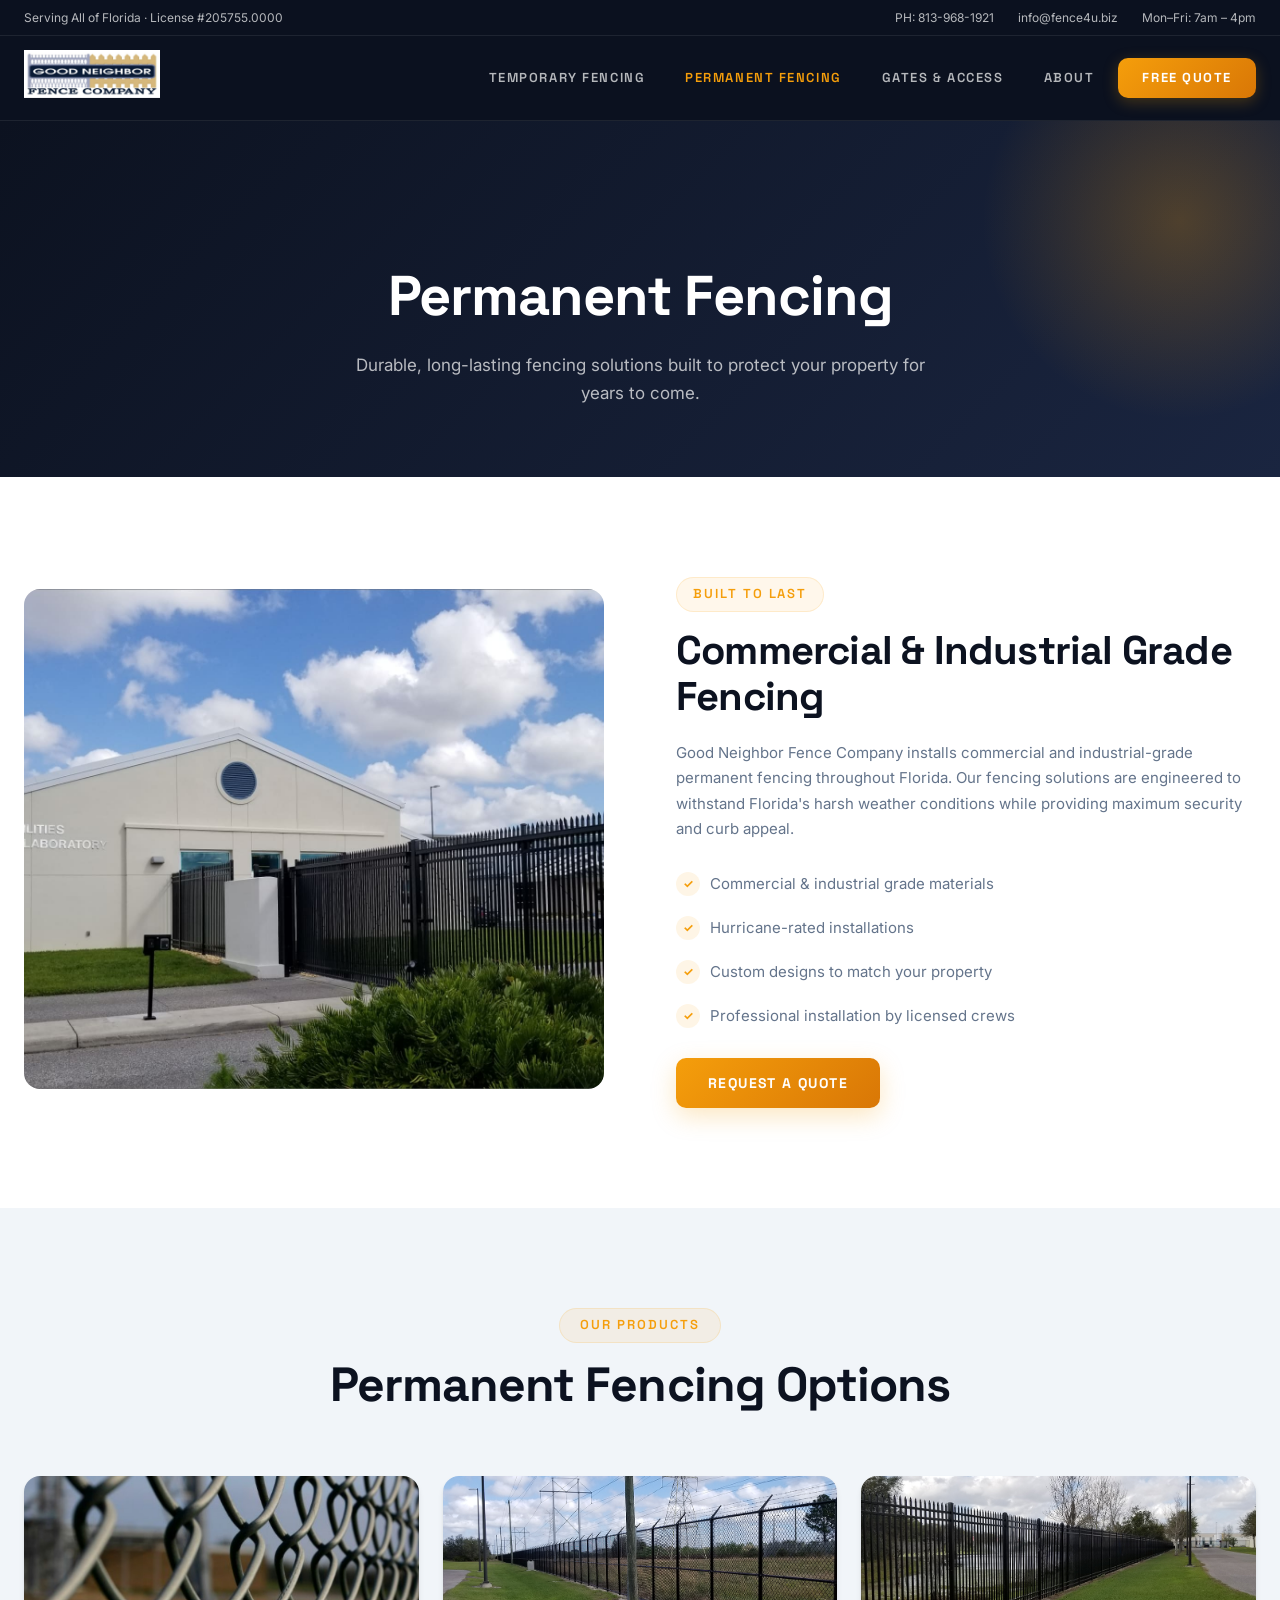
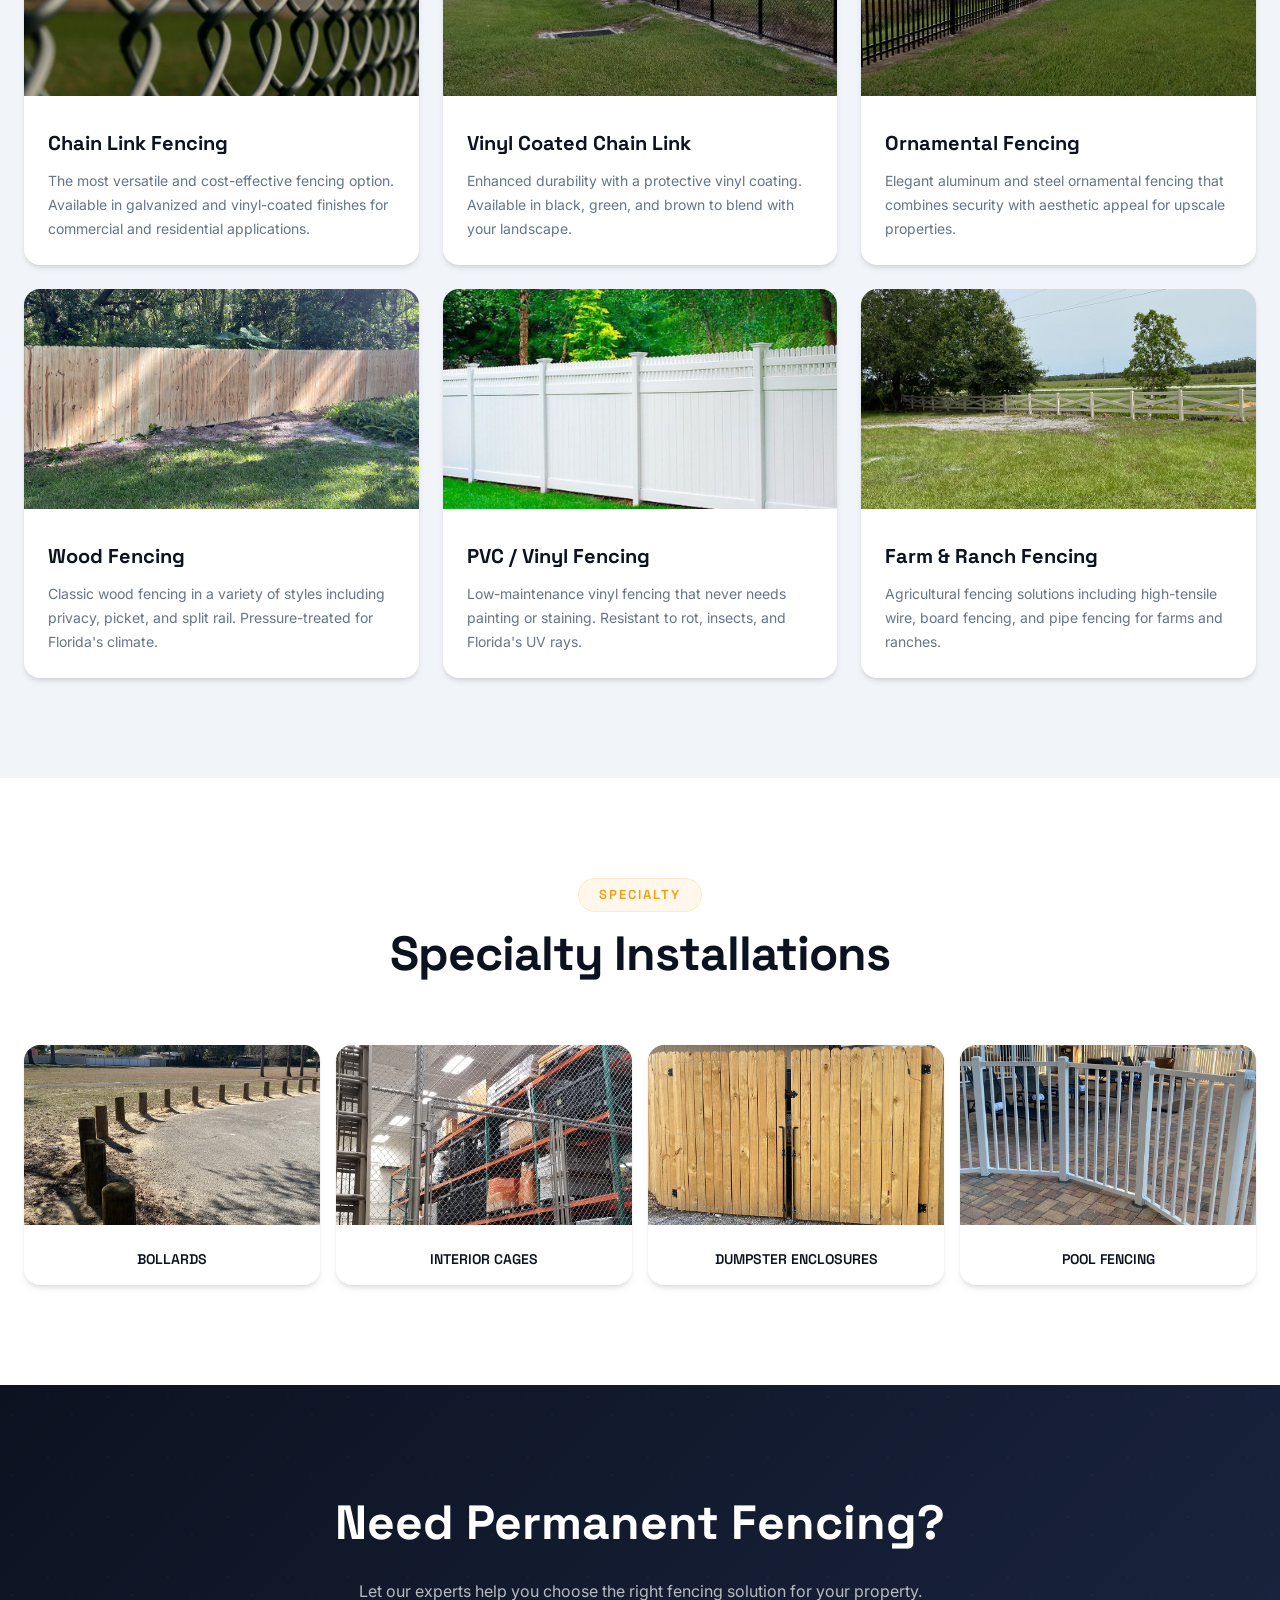
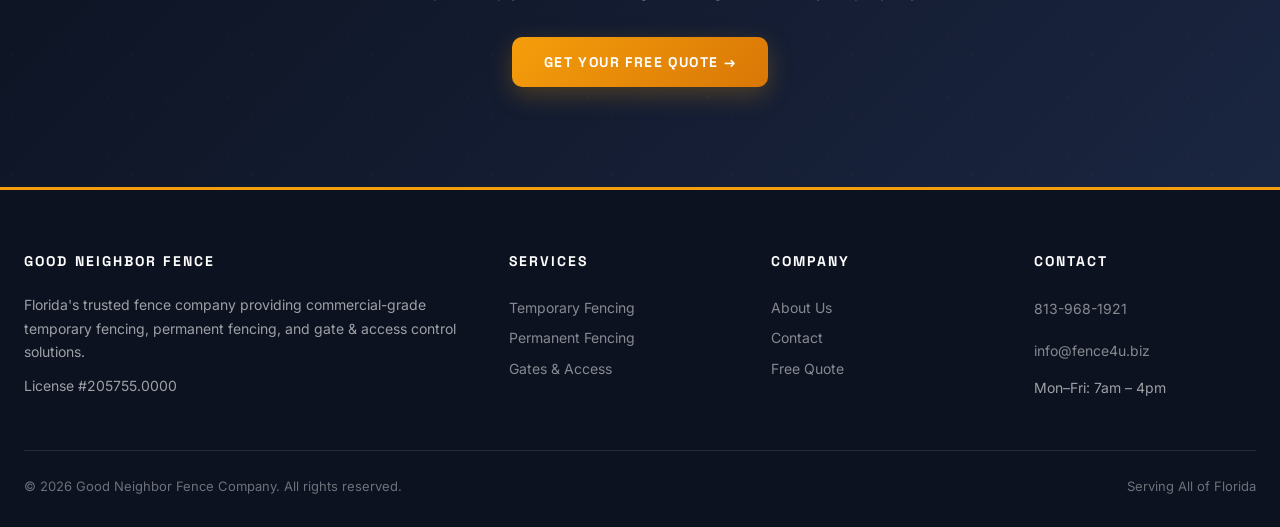
<file: docs/permanent-fencing.html>
<!DOCTYPE html>
<html lang="en">
<head>
    <meta charset="utf-8">
    <meta name="viewport" content="width=device-width, initial-scale=1.0">
    <title>Permanent Fencing | Good Neighbor Fence Company</title>
    <meta name="description" content="Durable permanent fencing solutions for commercial, industrial, and government properties. Chain link, ornamental, wood, PVC, and specialty fencing across Florida.">
    <link rel="icon" type="image/svg+xml" href="assets/favicon.svg">
    <link rel="stylesheet" href="css/style.css">
</head>
<body>

    <!-- Top Info Bar -->
    <div class="top-info-bar">
        <div class="inner">
            <span>Serving All of Florida · License #205755.0000</span>
            <div class="right-links">
                <a href="tel:8139681921">PH: 813-968-1921</a>
                <a href="mailto:info@fence4u.biz">info@fence4u.biz</a>
                <span>Mon–Fri: 7am – 4pm</span>
            </div>
        </div>
    </div>

    <!-- Header -->
    <header>
        <div class="inner">
            <a href="index.html" class="logo-container">
                <img src="assets/GoodNeighborFence_logo.png" alt="Good Neighbor Fence Company">
            </a>
            <nav id="main-nav">
                <a href="temporary-fencing.html">Temporary Fencing</a>
                <a href="permanent-fencing.html" class="active">Permanent Fencing</a>
                <a href="gates-access.html">Gates &amp; Access</a>
                <a href="about.html">About</a>
                <a href="get-in-touch.html" class="cta-nav">Free Quote</a>
            </nav>
            <button class="mobile-menu-btn" onclick="document.getElementById('main-nav').classList.toggle('open')" aria-label="Open menu">☰</button>
        </div>
    </header>

    <!-- Page Header -->
    <section class="page-header">
        <h1>Permanent Fencing</h1>
        <p>Durable, long-lasting fencing solutions built to protect your property for years to come.</p>
    </section>

    <!-- Overview -->
    <section class="section section-white">
        <div class="split-section reveal">
            <div class="split-image">
                <img src="assets/pf.jpg" alt="Permanent Fencing Installation">
            </div>
            <div class="split-text">
                <div class="label">
                    <div class="line"></div>
                    <span>Built to Last</span>
                </div>
                <h2>Commercial &amp; Industrial Grade Fencing</h2>
                <p>Good Neighbor Fence Company installs commercial and industrial-grade permanent fencing throughout Florida. Our fencing solutions are engineered to withstand Florida's harsh weather conditions while providing maximum security and curb appeal.</p>
                <ul>
                    <li>Commercial &amp; industrial grade materials</li>
                    <li>Hurricane-rated installations</li>
                    <li>Custom designs to match your property</li>
                    <li>Professional installation by licensed crews</li>
                </ul>
                <a href="get-in-touch.html" class="btn btn-gold">Request a Quote</a>
            </div>
        </div>
    </section>

    <!-- Fencing Types -->
    <section class="section section-surface">
        <div class="max-w-7xl">
            <div class="section-header reveal">
                <div class="section-label">
                    <div class="line"></div>
                    <span>Our Products</span>
                    <div class="line"></div>
                </div>
                <h2>Permanent Fencing Options</h2>
            </div>
        </div>
        <div class="cards-grid">
            <div class="card">
                <img src="assets/Chain-Link.jpg" alt="Chain Link Fencing">
                <div class="card-body">
                    <h3>Chain Link Fencing</h3>
                    <p>The most versatile and cost-effective fencing option. Available in galvanized and vinyl-coated finishes for commercial and residential applications.</p>
                </div>
            </div>
            <div class="card">
                <img src="assets/Vinyl-Coated-Chainlink-Best.png" alt="Vinyl Coated Chain Link">
                <div class="card-body">
                    <h3>Vinyl Coated Chain Link</h3>
                    <p>Enhanced durability with a protective vinyl coating. Available in black, green, and brown to blend with your landscape.</p>
                </div>
            </div>
            <div class="card">
                <img src="assets/Ornamental-Fence-Best.png" alt="Ornamental Fencing">
                <div class="card-body">
                    <h3>Ornamental Fencing</h3>
                    <p>Elegant aluminum and steel ornamental fencing that combines security with aesthetic appeal for upscale properties.</p>
                </div>
            </div>
            <div class="card">
                <img src="assets/Wood-Fence-Best.png" alt="Wood Fencing">
                <div class="card-body">
                    <h3>Wood Fencing</h3>
                    <p>Classic wood fencing in a variety of styles including privacy, picket, and split rail. Pressure-treated for Florida's climate.</p>
                </div>
            </div>
            <div class="card">
                <img src="assets/PVC-Fence.jpg" alt="PVC Vinyl Fencing">
                <div class="card-body">
                    <h3>PVC / Vinyl Fencing</h3>
                    <p>Low-maintenance vinyl fencing that never needs painting or staining. Resistant to rot, insects, and Florida's UV rays.</p>
                </div>
            </div>
            <div class="card">
                <img src="assets/Farm-Fence-Best.png" alt="Farm & Ranch Fencing">
                <div class="card-body">
                    <h3>Farm &amp; Ranch Fencing</h3>
                    <p>Agricultural fencing solutions including high-tensile wire, board fencing, and pipe fencing for farms and ranches.</p>
                </div>
            </div>
        </div>
    </section>

    <!-- Specialty Products -->
    <section class="section section-white">
        <div class="max-w-7xl">
            <div class="section-header reveal">
                <div class="section-label">
                    <div class="line"></div>
                    <span>Specialty</span>
                    <div class="line"></div>
                </div>
                <h2>Specialty Installations</h2>
            </div>
        </div>
        <div class="specialty-grid">
            <div class="specialty-card">
                <img src="assets/Bollards-Best.png" alt="Bollards">
                <div class="specialty-label">Bollards</div>
            </div>
            <div class="specialty-card">
                <img src="assets/Interior-Cage-Best.png" alt="Interior Cages">
                <div class="specialty-label">Interior Cages</div>
            </div>
            <div class="specialty-card">
                <img src="assets/Dumpster-Gates-Best.png" alt="Dumpster Enclosures">
                <div class="specialty-label">Dumpster Enclosures</div>
            </div>
            <div class="specialty-card">
                <img src="assets/Pool-Fence.png" alt="Pool Fencing">
                <div class="specialty-label">Pool Fencing</div>
            </div>
        </div>
    </section>

    <!-- CTA Banner -->
    <section class="cta-banner">
        <div class="pattern"></div>
        <div class="content reveal">
            <h2>Need Permanent Fencing?</h2>
            <p>Let our experts help you choose the right fencing solution for your property.</p>
            <a href="get-in-touch.html" class="btn btn-gold">Get Your Free Quote →</a>
        </div>
    </section>

    <!-- Footer -->
    <footer>
        <div class="inner">
            <div class="footer-grid">
                <div class="footer-col">
                    <h4>Good Neighbor Fence</h4>
                    <p>Florida's trusted fence company providing commercial-grade temporary fencing, permanent fencing, and gate &amp; access control solutions.</p>
                    <p>License #205755.0000</p>
                </div>
                <div class="footer-col">
                    <h4>Services</h4>
                    <a href="temporary-fencing.html">Temporary Fencing</a>
                    <a href="permanent-fencing.html">Permanent Fencing</a>
                    <a href="gates-access.html">Gates &amp; Access</a>
                </div>
                <div class="footer-col">
                    <h4>Company</h4>
                    <a href="about.html">About Us</a>
                    <a href="get-in-touch.html">Contact</a>
                    <a href="get-in-touch.html">Free Quote</a>
                </div>
                <div class="footer-col">
                    <h4>Contact</h4>
                    <p><a href="tel:8139681921">813-968-1921</a></p>
                    <p><a href="mailto:info@fence4u.biz">info@fence4u.biz</a></p>
                    <p>Mon–Fri: 7am – 4pm</p>
                </div>
            </div>
            <div class="footer-bottom">
                <span>&copy; 2026 Good Neighbor Fence Company. All rights reserved.</span>
                <span>Serving All of Florida</span>
            </div>
        </div>
    </footer>

    <script>
        document.documentElement.classList.add("loaded");
        document.querySelectorAll('#main-nav a').forEach(function(link) {
            link.addEventListener('click', function() { document.getElementById('main-nav').classList.remove('open'); });
        });
        var header = document.querySelector('header');
        window.addEventListener('scroll', function() { header.classList.toggle('scrolled', window.scrollY > 50); });
        var reveals = document.querySelectorAll('.reveal');
        var observer = new IntersectionObserver(function(entries) {
            entries.forEach(function(entry) { if (entry.isIntersecting) { entry.target.classList.add('visible'); observer.unobserve(entry.target); } });
        }, { threshold: 0.1 });
        reveals.forEach(function(el) { observer.observe(el); });
    </script>
</body>
</html>
</file>
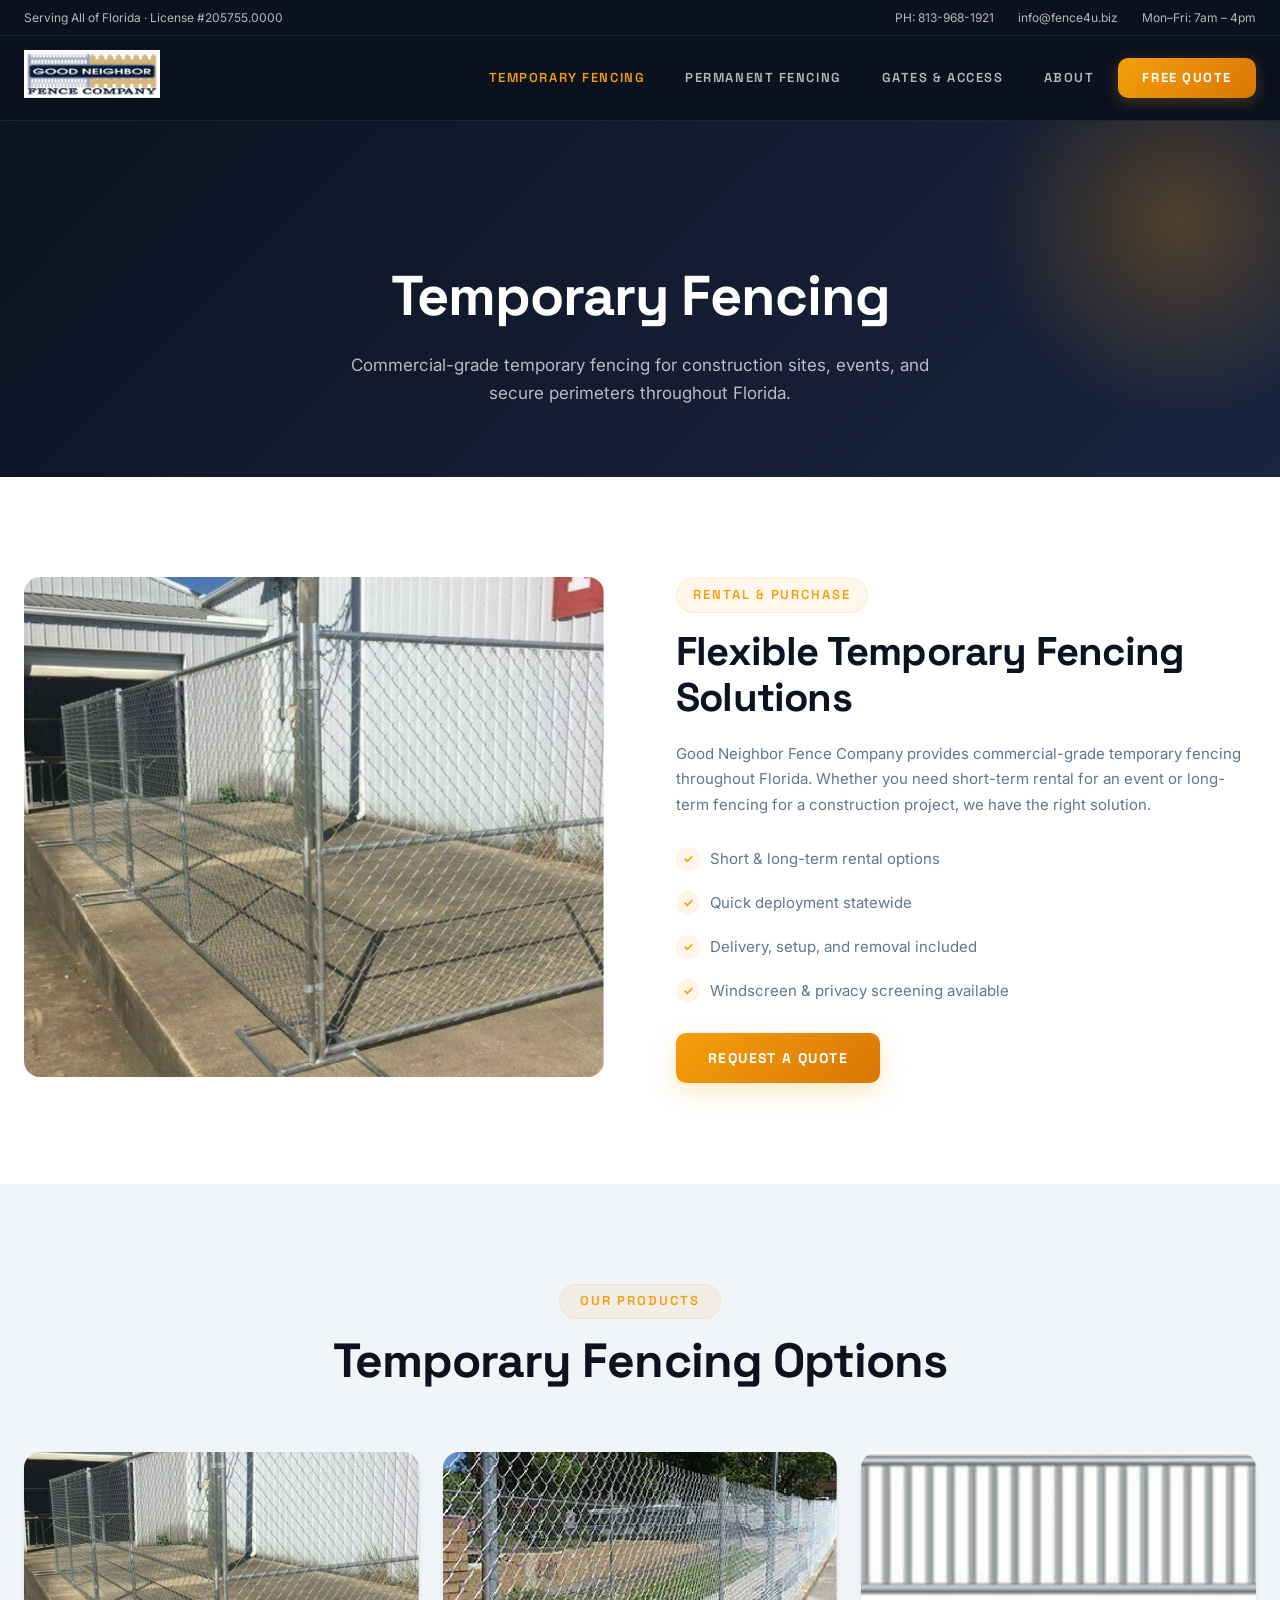
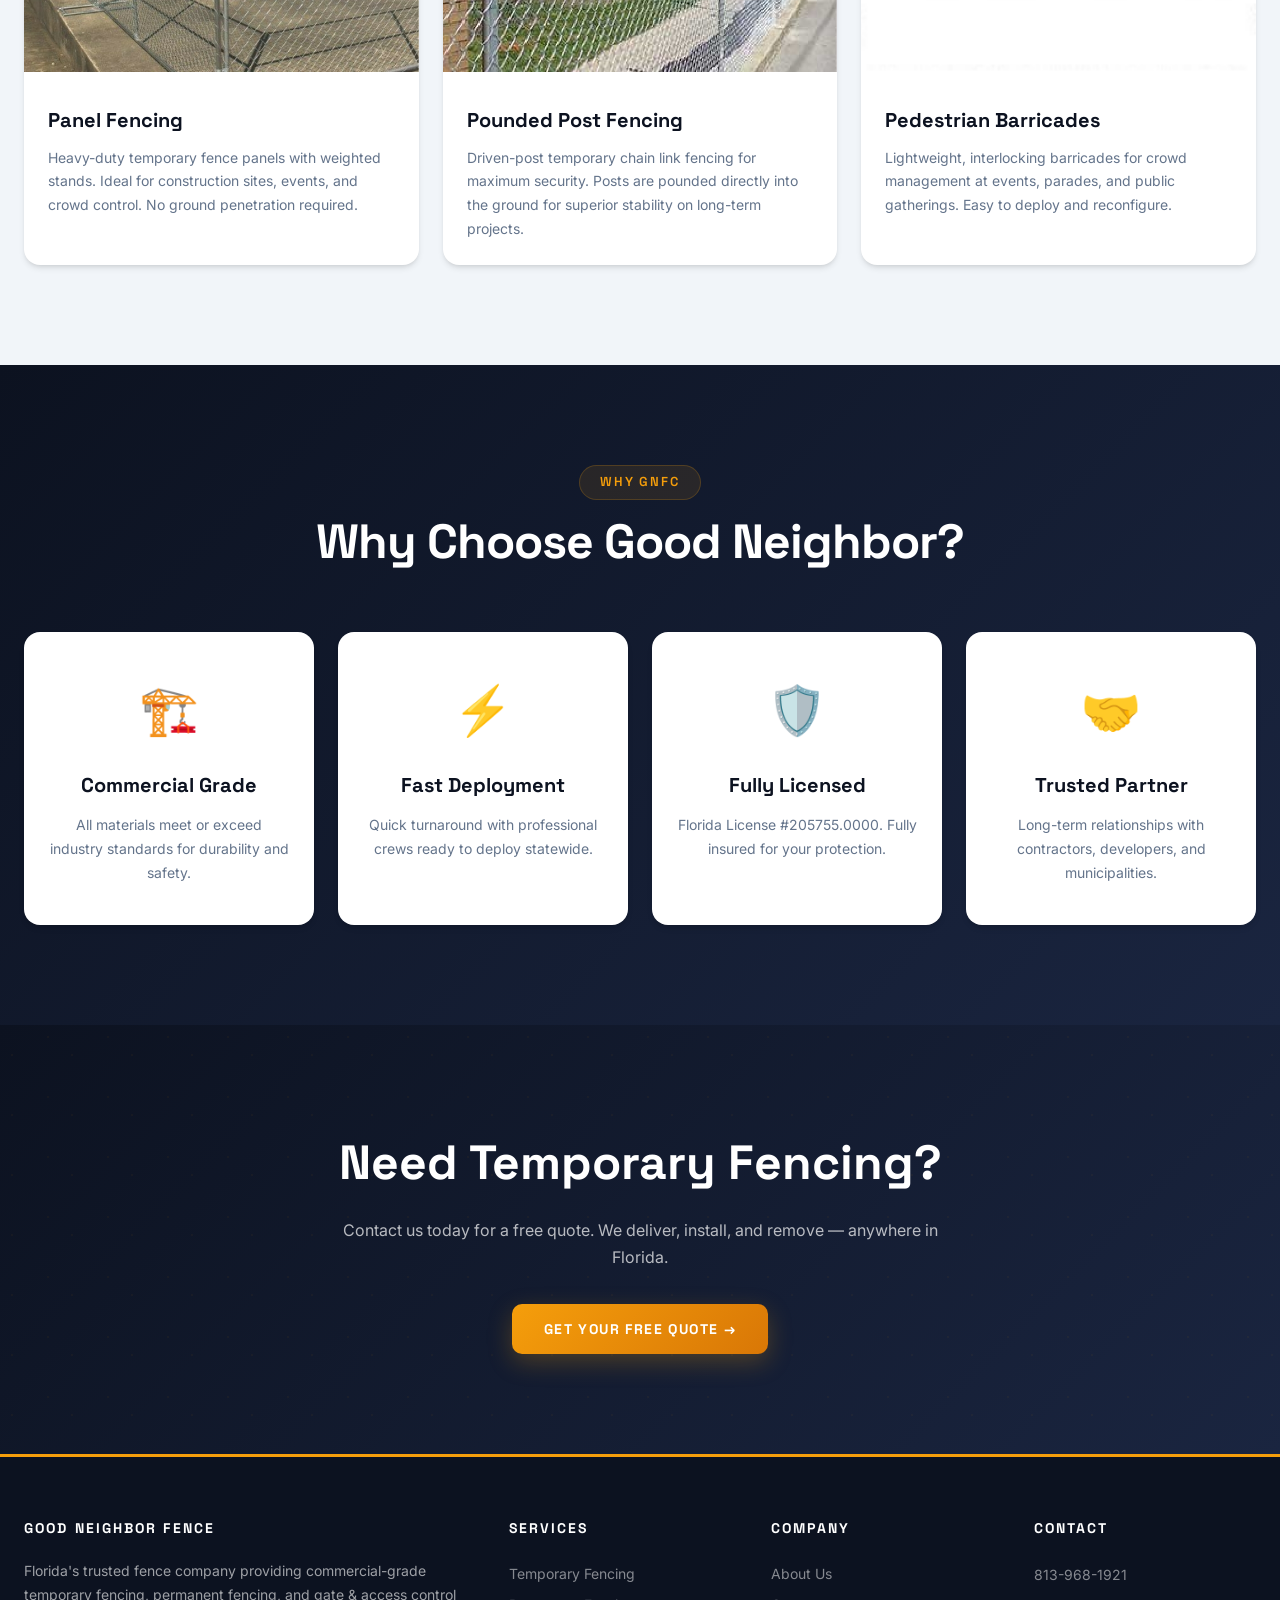
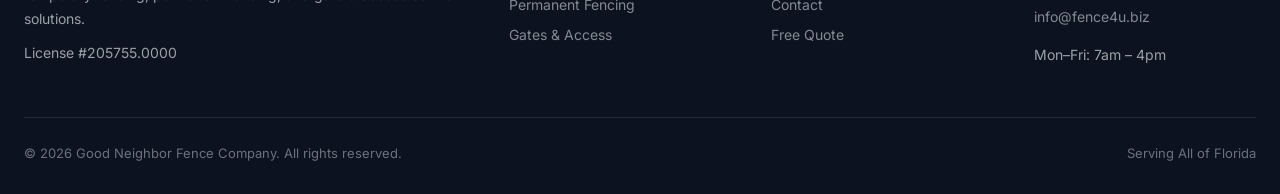
<file: docs/temporary-fencing.html>
<!DOCTYPE html>
<html lang="en">
<head>
    <meta charset="utf-8">
    <meta name="viewport" content="width=device-width, initial-scale=1.0">
    <title>Temporary Fencing | Good Neighbor Fence Company</title>
    <meta name="description" content="Commercial-grade temporary fencing for construction sites, events, and secure perimeters throughout Florida. Panel fencing, pounded post, barricades, and more.">
    <link rel="icon" type="image/svg+xml" href="assets/favicon.svg">
    <link rel="stylesheet" href="css/style.css">
</head>
<body>

    <!-- Top Info Bar -->
    <div class="top-info-bar">
        <div class="inner">
            <span>Serving All of Florida · License #205755.0000</span>
            <div class="right-links">
                <a href="tel:8139681921">PH: 813-968-1921</a>
                <a href="mailto:info@fence4u.biz">info@fence4u.biz</a>
                <span>Mon–Fri: 7am – 4pm</span>
            </div>
        </div>
    </div>

    <!-- Header -->
    <header>
        <div class="inner">
            <a href="index.html" class="logo-container">
                <img src="assets/GoodNeighborFence_logo.png" alt="Good Neighbor Fence Company">
            </a>
            <nav id="main-nav">
                <a href="temporary-fencing.html" class="active">Temporary Fencing</a>
                <a href="permanent-fencing.html">Permanent Fencing</a>
                <a href="gates-access.html">Gates &amp; Access</a>
                <a href="about.html">About</a>
                <a href="get-in-touch.html" class="cta-nav">Free Quote</a>
            </nav>
            <button class="mobile-menu-btn" onclick="document.getElementById('main-nav').classList.toggle('open')" aria-label="Open menu">☰</button>
        </div>
    </header>

    <!-- Page Header -->
    <section class="page-header">
        <h1>Temporary Fencing</h1>
        <p>Commercial-grade temporary fencing for construction sites, events, and secure perimeters throughout Florida.</p>
    </section>

    <!-- Overview -->
    <section class="section section-white">
        <div class="split-section reveal">
            <div class="split-image">
                <img src="assets/Panel-with-Stands-1.jpg" alt="Temporary Panel Fencing">
            </div>
            <div class="split-text">
                <div class="label">
                    <div class="line"></div>
                    <span>Rental &amp; Purchase</span>
                </div>
                <h2>Flexible Temporary Fencing Solutions</h2>
                <p>Good Neighbor Fence Company provides commercial-grade temporary fencing throughout Florida. Whether you need short-term rental for an event or long-term fencing for a construction project, we have the right solution.</p>
                <ul>
                    <li>Short &amp; long-term rental options</li>
                    <li>Quick deployment statewide</li>
                    <li>Delivery, setup, and removal included</li>
                    <li>Windscreen &amp; privacy screening available</li>
                </ul>
                <a href="get-in-touch.html" class="btn btn-gold">Request a Quote</a>
            </div>
        </div>
    </section>

    <!-- Products -->
    <section class="section section-surface">
        <div class="max-w-7xl">
            <div class="section-header reveal">
                <div class="section-label">
                    <div class="line"></div>
                    <span>Our Products</span>
                    <div class="line"></div>
                </div>
                <h2>Temporary Fencing Options</h2>
            </div>
        </div>
        <div class="cards-grid">
            <div class="card">
                <img src="assets/Panel-with-Stands-1.jpg" alt="Panel Fencing with Stands">
                <div class="card-body">
                    <h3>Panel Fencing</h3>
                    <p>Heavy-duty temporary fence panels with weighted stands. Ideal for construction sites, events, and crowd control. No ground penetration required.</p>
                </div>
            </div>
            <div class="card">
                <img src="assets/Pounded-Post.jpg" alt="Pounded Post Fencing">
                <div class="card-body">
                    <h3>Pounded Post Fencing</h3>
                    <p>Driven-post temporary chain link fencing for maximum security. Posts are pounded directly into the ground for superior stability on long-term projects.</p>
                </div>
            </div>
            <div class="card">
                <img src="assets/Pedestrian-Barricade.png" alt="Pedestrian Barricades">
                <div class="card-body">
                    <h3>Pedestrian Barricades</h3>
                    <p>Lightweight, interlocking barricades for crowd management at events, parades, and public gatherings. Easy to deploy and reconfigure.</p>
                </div>
            </div>
        </div>
    </section>

    <!-- Why Choose Us -->
    <section class="section section-navy">
        <div class="max-w-7xl">
            <div class="section-header reveal">
                <div class="section-label">
                    <div class="line"></div>
                    <span>Why GNFC</span>
                    <div class="line"></div>
                </div>
                <h2>Why Choose Good Neighbor?</h2>
            </div>
        </div>
        <div class="features-grid">
            <div class="feature-card">
                <div class="icon">🏗️</div>
                <h3>Commercial Grade</h3>
                <p>All materials meet or exceed industry standards for durability and safety.</p>
            </div>
            <div class="feature-card">
                <div class="icon">⚡</div>
                <h3>Fast Deployment</h3>
                <p>Quick turnaround with professional crews ready to deploy statewide.</p>
            </div>
            <div class="feature-card">
                <div class="icon">🛡️</div>
                <h3>Fully Licensed</h3>
                <p>Florida License #205755.0000. Fully insured for your protection.</p>
            </div>
            <div class="feature-card">
                <div class="icon">🤝</div>
                <h3>Trusted Partner</h3>
                <p>Long-term relationships with contractors, developers, and municipalities.</p>
            </div>
        </div>
    </section>

    <!-- CTA Banner -->
    <section class="cta-banner">
        <div class="pattern"></div>
        <div class="content reveal">
            <h2>Need Temporary Fencing?</h2>
            <p>Contact us today for a free quote. We deliver, install, and remove — anywhere in Florida.</p>
            <a href="get-in-touch.html" class="btn btn-gold">Get Your Free Quote →</a>
        </div>
    </section>

    <!-- Footer -->
    <footer>
        <div class="inner">
            <div class="footer-grid">
                <div class="footer-col">
                    <h4>Good Neighbor Fence</h4>
                    <p>Florida's trusted fence company providing commercial-grade temporary fencing, permanent fencing, and gate &amp; access control solutions.</p>
                    <p>License #205755.0000</p>
                </div>
                <div class="footer-col">
                    <h4>Services</h4>
                    <a href="temporary-fencing.html">Temporary Fencing</a>
                    <a href="permanent-fencing.html">Permanent Fencing</a>
                    <a href="gates-access.html">Gates &amp; Access</a>
                </div>
                <div class="footer-col">
                    <h4>Company</h4>
                    <a href="about.html">About Us</a>
                    <a href="get-in-touch.html">Contact</a>
                    <a href="get-in-touch.html">Free Quote</a>
                </div>
                <div class="footer-col">
                    <h4>Contact</h4>
                    <p><a href="tel:8139681921">813-968-1921</a></p>
                    <p><a href="mailto:info@fence4u.biz">info@fence4u.biz</a></p>
                    <p>Mon–Fri: 7am – 4pm</p>
                </div>
            </div>
            <div class="footer-bottom">
                <span>&copy; 2026 Good Neighbor Fence Company. All rights reserved.</span>
                <span>Serving All of Florida</span>
            </div>
        </div>
    </footer>

    <script>
        document.documentElement.classList.add("loaded");
        document.querySelectorAll('#main-nav a').forEach(function(link) {
            link.addEventListener('click', function() { document.getElementById('main-nav').classList.remove('open'); });
        });
        var header = document.querySelector('header');
        window.addEventListener('scroll', function() { header.classList.toggle('scrolled', window.scrollY > 50); });
        var reveals = document.querySelectorAll('.reveal');
        var observer = new IntersectionObserver(function(entries) {
            entries.forEach(function(entry) { if (entry.isIntersecting) { entry.target.classList.add('visible'); observer.unobserve(entry.target); } });
        }, { threshold: 0.1 });
        reveals.forEach(function(el) { observer.observe(el); });
    </script>
</body>
</html>
</file>
<file: css/style.css>
/* Good Neighbor Fence Company*/
@import url('https://fonts.googleapis.com/css2?family=Barlow:wght@400;500;600&family=Barlow+Condensed:wght@600;700;800&display=swap');

:root {
    --gnfc-navy: #0a1628;
    --gnfc-navy-mid: #111d33;
    --gnfc-navy-light: #1a2a44;
    --gnfc-gold: #d4830a;
    --gnfc-gold-bright: #e8960f;
    --gnfc-white: #ffffff;
    --gnfc-surface: #f5f5f0;
    --gnfc-border: #e0e0e0;
    --gnfc-text: #333333;
    --gnfc-text-muted: #666666;
}

* {
    margin: 0;
    padding: 0;
    box-sizing: border-box;
}

/* Prevent FOUC - hide until ready */
html {
    visibility: hidden;
}

html.loaded {
    visibility: visible;
    animation: fadeIn 0.15s ease-in;
}

@keyframes fadeIn {
    from { opacity: 0; }
    to { opacity: 1; }
}

body {
    font-family: 'Barlow', 'Helvetica Neue', Arial, sans-serif;
    color: var(--gnfc-text);
    line-height: 1.6;
    background: var(--gnfc-navy);
}

a {
    text-decoration: none;
    color: inherit;
}

img {
    max-width: 100%;
    height: auto;
}

/* ===== UTILITY ===== */
.max-w-7xl {
    max-width: 1280px;
    margin: 0 auto;
    padding: 0 24px;
}

/* ===== TOP INFO BAR ===== */
.top-info-bar {
    background: var(--gnfc-navy-mid);
    border-bottom: 1px solid rgba(255,255,255,0.1);
    padding: 6px 0;
    font-size: 12px;
    color: rgba(255,255,255,0.6);
}

.top-info-bar .inner {
    max-width: 1280px;
    margin: 0 auto;
    padding: 0 24px;
    display: flex;
    justify-content: space-between;
    align-items: center;
}

.top-info-bar a {
    color: rgba(255,255,255,0.6);
    transition: color 0.3s;
}

.top-info-bar a:hover {
    color: var(--gnfc-gold);
}

.top-info-bar .right-links {
    display: flex;
    align-items: center;
    gap: 24px;
}

/* ===== HEADER / NAVBAR ===== */
header {
    background: rgba(10, 22, 40, 0.95);
    backdrop-filter: blur(8px);
    padding: 16px 0;
    position: sticky;
    top: 0;
    z-index: 50;
}

header .inner {
    max-width: 1280px;
    margin: 0 auto;
    padding: 0 24px;
    display: flex;
    justify-content: space-between;
    align-items: center;
}

.logo-container img {
    height: 48px;
    width: auto;
    object-fit: contain;
}

/* ===== NAVIGATION ===== */
nav {
    display: flex;
    align-items: center;
    gap: 32px;
}

nav a {
    color: rgba(255,255,255,0.75);
    font-family: 'Barlow Condensed', sans-serif;
    font-weight: 600;
    font-size: 14px;
    text-transform: uppercase;
    letter-spacing: 0.15em;
    transition: color 0.2s;
}

nav a:hover,
nav a.active {
    color: var(--gnfc-gold);
}

nav a.cta-nav {
    background: var(--gnfc-gold);
    color: white;
    padding: 10px 24px;
    font-weight: 700;
    letter-spacing: 0.15em;
    box-shadow: 0 4px 15px rgba(212,131,10,0.3);
    transition: background 0.2s, box-shadow 0.2s;
}

nav a.cta-nav:hover {
    background: var(--gnfc-gold-bright);
    box-shadow: 0 4px 20px rgba(212,131,10,0.5);
}

/* ===== MOBILE NAV ===== */
.mobile-menu-btn {
    display: none;
    background: none;
    border: none;
    color: white;
    font-size: 28px;
    cursor: pointer;
}

/* ===== HERO SECTION ===== */
.hero {
    position: relative;
    min-height: 100vh;
    display: flex;
    align-items: center;
    overflow: hidden;
    background: var(--gnfc-navy);
}

.hero-bg {
    position: absolute;
    inset: 0;
    background-size: cover;
    background-position: center;
    background-repeat: no-repeat;
}

.hero-overlay {
    position: absolute;
    inset: 0;
    background: linear-gradient(135deg, rgba(10,22,40,0.92) 0%, rgba(10,22,40,0.7) 50%, rgba(10,22,40,0.5) 100%);
}

.hero-content {
    position: relative;
    z-index: 10;
    max-width: 1280px;
    margin: 0 auto;
    padding: 160px 24px 96px;
    width: 100%;
}

.hero-content .inner {
    max-width: 768px;
}

.hero-label {
    display: flex;
    align-items: center;
    gap: 12px;
    margin-bottom: 24px;
}

.hero-label .line {
    height: 1px;
    width: 48px;
    background: var(--gnfc-gold);
}

.hero-label span {
    color: var(--gnfc-gold);
    font-family: 'Barlow Condensed', sans-serif;
    font-weight: 700;
    font-size: 14px;
    text-transform: uppercase;
    letter-spacing: 0.2em;
}

.hero h1 {
    font-family: 'Barlow Condensed', sans-serif;
    color: white;
    line-height: 1;
    margin-bottom: 24px;
    font-size: clamp(3rem, 8vw, 5.5rem);
}

.hero h1 .gold {
    color: var(--gnfc-gold);
}

.hero h1 .dim {
    color: rgba(255,255,255,0.9);
}

.hero p {
    color: rgba(255,255,255,0.75);
    font-size: 18px;
    line-height: 1.7;
    max-width: 560px;
    margin-bottom: 40px;
}

.hero-buttons {
    display: flex;
    gap: 16px;
    flex-wrap: wrap;
}

/* ===== BUTTONS ===== */
.btn {
    display: inline-flex;
    align-items: center;
    justify-content: center;
    gap: 8px;
    font-family: 'Barlow Condensed', sans-serif;
    font-weight: 700;
    font-size: 14px;
    text-transform: uppercase;
    letter-spacing: 0.15em;
    padding: 16px 32px;
    transition: all 0.2s;
    cursor: pointer;
    border: none;
    text-align: center;
}

.btn-gold {
    background: var(--gnfc-gold);
    color: white;
    box-shadow: 0 8px 25px rgba(212,131,10,0.4);
}

.btn-gold:hover {
    background: var(--gnfc-gold-bright);
    box-shadow: 0 8px 30px rgba(212,131,10,0.5);
}

.btn-outline {
    background: transparent;
    color: white;
    border: 2px solid rgba(255,255,255,0.4);
}

.btn-outline:hover {
    border-color: var(--gnfc-gold);
    color: var(--gnfc-gold);
}

.btn-navy {
    background: var(--gnfc-navy);
    color: white;
    transition: background 0.2s;
}

.btn-navy:hover {
    background: var(--gnfc-navy-mid);
}

.btn-white {
    background: white;
    color: var(--gnfc-navy);
    font-weight: 700;
}

.btn-white:hover {
    background: var(--gnfc-surface);
}

/* ===== STATS BAR ===== */
.stats-bar {
    background: var(--gnfc-gold-bright);
    padding: 32px 0;
}

.stats-bar .inner {
    max-width: 1280px;
    margin: 0 auto;
    padding: 0 24px;
}

.stats-grid {
    display: grid;
    grid-template-columns: repeat(4, 1fr);
    text-align: center;
}

.stats-grid > div {
    padding: 0 24px;
    border-right: 1px solid rgba(255,255,255,0.2);
}

.stats-grid > div:last-child {
    border-right: none;
}

.stat-number {
    font-family: 'Barlow Condensed', sans-serif;
    font-weight: 700;
    color: white;
    font-size: clamp(2rem, 4vw, 2.75rem);
    line-height: 1;
    margin-bottom: 4px;
}

.stat-label {
    color: rgba(255,255,255,0.8);
    font-size: 13px;
    text-transform: uppercase;
    letter-spacing: 0.1em;
}

/* ===== SECTION STYLES ===== */
.section {
    padding: 96px 0;
}

.section-navy {
    background: var(--gnfc-navy);
}

.section-surface {
    background: var(--gnfc-surface);
}

.section-white {
    background: white;
}

.section-header {
    text-align: center;
    margin-bottom: 64px;
}

.section-label {
    display: flex;
    align-items: center;
    justify-content: center;
    gap: 12px;
    margin-bottom: 16px;
}

.section-label .line {
    height: 1px;
    width: 48px;
    background: var(--gnfc-gold);
}

.section-label span {
    color: var(--gnfc-gold);
    font-family: 'Barlow Condensed', sans-serif;
    font-weight: 700;
    font-size: 14px;
    text-transform: uppercase;
    letter-spacing: 0.2em;
}

.section-header h2 {
    font-family: 'Barlow Condensed', sans-serif;
    line-height: 1.1;
    font-size: clamp(2rem, 5vw, 3.25rem);
    text-transform: uppercase;
}

.section-navy .section-header h2 {
    color: white;
}

.section-surface .section-header h2,
.section-white .section-header h2 {
    color: var(--gnfc-navy);
}

.section-header p {
    color: rgba(255,255,255,0.6);
    font-size: 16px;
    max-width: 640px;
    margin: 16px auto 0;
    line-height: 1.6;
}

.section-surface .section-header p,
.section-white .section-header p {
    color: var(--gnfc-text-muted);
}

/* ===== SERVICE CARDS (Our Expertise) ===== */
.services-grid {
    display: grid;
    grid-template-columns: repeat(3, 1fr);
    gap: 24px;
}

.service-card {
    background: var(--gnfc-navy-mid);
    border: 1px solid rgba(255,255,255,0.1);
    padding: 32px;
    transition: all 0.3s;
}

.service-card:hover {
    border-color: rgba(212,131,10,0.5);
    transform: translateY(-4px);
}

.service-card .icon {
    color: var(--gnfc-gold);
    font-size: 40px;
    margin-bottom: 24px;
}

.service-card .divider {
    height: 2px;
    width: 40px;
    background: var(--gnfc-gold);
    margin-bottom: 24px;
    transition: width 0.3s;
}

.service-card:hover .divider {
    width: 64px;
}

.service-card h3 {
    font-family: 'Barlow Condensed', sans-serif;
    color: white;
    font-weight: 700;
    font-size: 24px;
    text-transform: uppercase;
    letter-spacing: 0.05em;
    margin-bottom: 16px;
}

.service-card p {
    color: rgba(255,255,255,0.6);
    font-size: 14px;
    line-height: 1.6;
    margin-bottom: 32px;
}

.service-card .learn-more {
    display: inline-flex;
    align-items: center;
    gap: 8px;
    color: var(--gnfc-gold);
    font-family: 'Barlow Condensed', sans-serif;
    font-weight: 700;
    font-size: 14px;
    text-transform: uppercase;
    letter-spacing: 0.15em;
    transition: color 0.2s;
}

.service-card .learn-more:hover {
    color: var(--gnfc-gold-bright);
}

/* ===== INDUSTRY CARDS ===== */
.industries-grid {
    display: grid;
    grid-template-columns: repeat(5, 1fr);
    gap: 16px;
}

.industry-card {
    position: relative;
    overflow: hidden;
    aspect-ratio: 4/3;
    cursor: default;
}

.industry-card img {
    position: absolute;
    inset: 0;
    width: 100%;
    height: 100%;
    object-fit: cover;
    transition: transform 0.5s;
}

.industry-card:hover img {
    transform: scale(1.1);
}

.industry-card .overlay {
    position: absolute;
    inset: 0;
    background: linear-gradient(to top, rgba(10,22,40,0.85) 0%, rgba(10,22,40,0.4) 40%, transparent 100%);
}

.industry-card .label {
    position: absolute;
    bottom: 0;
    left: 0;
    right: 0;
    padding: 12px;
    z-index: 10;
}

.industry-card .label span {
    font-family: 'Barlow Condensed', sans-serif;
    font-weight: 700;
    color: white;
    font-size: 14px;
    text-transform: uppercase;
    line-height: 1.2;
}

.industry-card .gold-line {
    position: absolute;
    bottom: 0;
    left: 0;
    height: 2px;
    width: 0;
    background: var(--gnfc-gold);
    transition: width 0.3s;
    z-index: 10;
}

.industry-card:hover .gold-line {
    width: 100%;
}

/* ===== ABOUT / SPLIT SECTION ===== */
.split-section {
    display: grid;
    grid-template-columns: 1fr 1fr;
    gap: 64px;
    align-items: center;
    max-width: 1280px;
    margin: 0 auto;
    padding: 0 24px;
}

.split-image {
    position: relative;
}

.split-image img {
    width: 100%;
    height: 500px;
    object-fit: cover;
}

.split-image .overlay {
    position: absolute;
    inset: 0;
    background: rgba(10,22,40,0.2);
}

.split-image .experience-badge {
    position: absolute;
    bottom: -24px;
    right: -24px;
    background: var(--gnfc-gold);
    color: white;
    padding: 24px;
    box-shadow: 0 8px 30px rgba(0,0,0,0.3);
}

.split-image .experience-badge .number {
    font-family: 'Barlow Condensed', sans-serif;
    font-weight: 700;
    font-size: 40px;
    line-height: 1;
}

.split-image .experience-badge .text {
    font-size: 14px;
    color: rgba(255,255,255,0.9);
    margin-top: 4px;
}

.split-image .corner-accent {
    position: absolute;
    top: 16px;
    left: 16px;
    width: 64px;
    height: 64px;
    border-top: 4px solid var(--gnfc-gold);
    border-left: 4px solid var(--gnfc-gold);
}

.split-text .label {
    display: flex;
    align-items: center;
    gap: 12px;
    margin-bottom: 16px;
}

.split-text .label .line {
    height: 1px;
    width: 48px;
    background: var(--gnfc-gold);
}

.split-text .label span {
    color: var(--gnfc-gold);
    font-family: 'Barlow Condensed', sans-serif;
    font-weight: 700;
    font-size: 14px;
    text-transform: uppercase;
    letter-spacing: 0.2em;
}

.split-text h2 {
    font-family: 'Barlow Condensed', sans-serif;
    font-size: clamp(2rem, 4vw, 2.75rem);
    color: var(--gnfc-navy);
    margin-bottom: 24px;
    text-transform: uppercase;
    line-height: 1.1;
}

.split-text p {
    font-size: 16px;
    color: var(--gnfc-text-muted);
    margin-bottom: 24px;
    line-height: 1.7;
}

.split-text ul {
    list-style: none;
    margin: 24px 0;
}

.split-text ul li {
    padding: 8px 0;
    font-size: 15px;
    color: var(--gnfc-text-muted);
}

.split-text ul li::before {
    content: '✓';
    color: var(--gnfc-gold);
    font-weight: bold;
    margin-right: 10px;
}

/* Trusted By Tags */
.trusted-by {
    margin-bottom: 32px;
}

.trusted-by .label {
    font-family: 'Barlow Condensed', sans-serif;
    font-weight: 700;
    font-size: 14px;
    text-transform: uppercase;
    letter-spacing: 0.1em;
    color: var(--gnfc-navy);
    margin-bottom: 12px;
}

.trusted-tags {
    display: flex;
    flex-wrap: wrap;
    gap: 8px;
}

.trusted-tags span {
    background: var(--gnfc-surface);
    border: 1px solid var(--gnfc-border);
    color: var(--gnfc-navy);
    font-size: 12px;
    font-weight: 500;
    padding: 6px 12px;
}

/* ===== TESTIMONIALS ===== */
.testimonials-grid {
    display: grid;
    grid-template-columns: repeat(4, 1fr);
    gap: 24px;
}

.testimonial-card {
    background: var(--gnfc-navy-mid);
    border: 1px solid rgba(255,255,255,0.1);
    padding: 24px;
    display: flex;
    flex-direction: column;
    transition: border-color 0.3s;
}

.testimonial-card:hover {
    border-color: rgba(212,131,10,0.4);
}

.testimonial-card .quote-mark {
    color: var(--gnfc-gold);
    font-family: 'Barlow Condensed', sans-serif;
    font-weight: 700;
    font-size: 48px;
    line-height: 1;
    opacity: 0.6;
    margin-bottom: 16px;
}

.testimonial-card p {
    color: rgba(255,255,255,0.75);
    font-size: 14px;
    line-height: 1.6;
    font-style: italic;
    flex: 1;
    margin-bottom: 24px;
}

.testimonial-card .author {
    border-top: 1px solid rgba(255,255,255,0.1);
    padding-top: 16px;
}

.testimonial-card .author-name {
    font-family: 'Barlow Condensed', sans-serif;
    font-weight: 700;
    color: white;
    font-size: 14px;
    text-transform: uppercase;
    letter-spacing: 0.05em;
}

.testimonial-card .author-title {
    color: var(--gnfc-gold);
    font-size: 12px;
    margin-top: 4px;
}

/* ===== STARS ===== */
.stars {
    display: flex;
    justify-content: center;
    gap: 4px;
    margin-top: 16px;
}

.stars span {
    color: var(--gnfc-gold-bright);
    font-size: 24px;
}

/* ===== CTA BANNER ===== */
.cta-banner {
    position: relative;
    padding: 96px 0;
    overflow: hidden;
    background: linear-gradient(135deg, var(--gnfc-navy) 0%, var(--gnfc-navy-mid) 100%);
    text-align: center;
    color: white;
}

.cta-banner .pattern {
    position: absolute;
    inset: 0;
    opacity: 0.05;
    background-image: repeating-linear-gradient(45deg, var(--gnfc-gold) 0px, var(--gnfc-gold) 1px, transparent 1px, transparent 40px);
}

.cta-banner .content {
    position: relative;
    z-index: 1;
    max-width: 700px;
    margin: 0 auto;
    padding: 0 24px;
}

.cta-banner h2 {
    font-family: 'Barlow Condensed', sans-serif;
    font-size: clamp(2rem, 5vw, 3.25rem);
    text-transform: uppercase;
    margin-bottom: 16px;
}

.cta-banner p {
    color: rgba(255,255,255,0.7);
    font-size: 16px;
    margin-bottom: 32px;
    line-height: 1.6;
}

/* ===== PAGE HEADER (inner pages) ===== */
.page-header {
    background: linear-gradient(135deg, var(--gnfc-navy) 0%, var(--gnfc-navy-mid) 100%);
    padding: 120px 0 60px;
    color: white;
    text-align: center;
}

.page-header h1 {
    font-family: 'Barlow Condensed', sans-serif;
    font-size: clamp(2.5rem, 6vw, 3.5rem);
    text-transform: uppercase;
    margin-bottom: 12px;
}

.page-header p {
    font-size: 17px;
    color: rgba(255,255,255,0.7);
    max-width: 600px;
    margin: 0 auto;
}

/* ===== CARDS (inner pages) ===== */
.cards-grid {
    display: grid;
    grid-template-columns: repeat(3, 1fr);
    gap: 24px;
    max-width: 1280px;
    margin: 0 auto;
    padding: 0 24px;
}

.card {
    background: white;
    overflow: hidden;
    box-shadow: 0 2px 15px rgba(0,0,0,0.08);
    transition: transform 0.3s, box-shadow 0.3s;
}

.card:hover {
    transform: translateY(-5px);
    box-shadow: 0 8px 30px rgba(0,0,0,0.15);
}

.card img {
    width: 100%;
    height: 220px;
    object-fit: cover;
}

.card-body {
    padding: 24px;
}

.card-body h3 {
    font-family: 'Barlow Condensed', sans-serif;
    font-size: 20px;
    color: var(--gnfc-navy);
    text-transform: uppercase;
    margin-bottom: 10px;
}

.card-body p {
    font-size: 14px;
    color: var(--gnfc-text-muted);
    line-height: 1.6;
}

/* ===== FEATURE CARDS ===== */
.features-grid {
    display: grid;
    grid-template-columns: repeat(4, 1fr);
    gap: 24px;
    max-width: 1280px;
    margin: 0 auto;
    padding: 0 24px;
}

.feature-card {
    text-align: center;
    padding: 40px 24px;
    background: white;
    box-shadow: 0 2px 15px rgba(0,0,0,0.08);
    transition: transform 0.3s;
}

.feature-card:hover {
    transform: translateY(-5px);
}

.feature-card .icon {
    font-size: 48px;
    margin-bottom: 20px;
}

.feature-card h3 {
    font-family: 'Barlow Condensed', sans-serif;
    font-size: 20px;
    color: var(--gnfc-navy);
    text-transform: uppercase;
    margin-bottom: 12px;
}

.feature-card p {
    font-size: 14px;
    color: var(--gnfc-text-muted);
    line-height: 1.6;
}

/* ===== SPECIALTY GRID ===== */
.specialty-grid {
    display: grid;
    grid-template-columns: repeat(4, 1fr);
    gap: 16px;
    max-width: 1280px;
    margin: 0 auto;
    padding: 0 24px;
}

.specialty-card {
    overflow: hidden;
    box-shadow: 0 2px 10px rgba(0,0,0,0.08);
    transition: transform 0.3s;
    background: white;
}

.specialty-card:hover {
    transform: translateY(-3px);
}

.specialty-card img {
    width: 100%;
    height: 180px;
    object-fit: cover;
}

.specialty-card .specialty-label {
    padding: 15px;
    text-align: center;
    font-family: 'Barlow Condensed', sans-serif;
    font-weight: 600;
    font-size: 14px;
    color: var(--gnfc-navy);
    text-transform: uppercase;
}

/* ===== CONTACT FORM ===== */
.contact-section {
    display: grid;
    grid-template-columns: 1fr 1fr;
    gap: 60px;
    max-width: 1280px;
    margin: 0 auto;
    padding: 96px 24px;
}

.contact-info h2 {
    font-family: 'Barlow Condensed', sans-serif;
    font-size: 32px;
    color: var(--gnfc-navy);
    text-transform: uppercase;
    margin-bottom: 20px;
}

.contact-info > p {
    font-size: 16px;
    color: var(--gnfc-text-muted);
    margin-bottom: 30px;
    line-height: 1.7;
}

.contact-detail {
    display: flex;
    align-items: flex-start;
    gap: 15px;
    margin-bottom: 25px;
}

.contact-detail .icon {
    font-size: 24px;
    color: var(--gnfc-gold);
    min-width: 30px;
}

.contact-detail h4 {
    font-family: 'Barlow Condensed', sans-serif;
    font-size: 16px;
    color: var(--gnfc-navy);
    text-transform: uppercase;
    margin-bottom: 3px;
}

.contact-detail p {
    font-size: 14px;
    color: var(--gnfc-text-muted);
    margin-bottom: 0;
}

.contact-form {
    background: white;
    padding: 40px;
    box-shadow: 0 4px 20px rgba(0,0,0,0.1);
}

.contact-form h3 {
    font-family: 'Barlow Condensed', sans-serif;
    font-size: 24px;
    color: var(--gnfc-navy);
    text-transform: uppercase;
    margin-bottom: 25px;
}

.form-group {
    margin-bottom: 20px;
}

.form-group label {
    display: block;
    font-size: 14px;
    font-weight: 600;
    color: var(--gnfc-text);
    margin-bottom: 6px;
}

.form-group input,
.form-group select,
.form-group textarea {
    width: 100%;
    padding: 12px 15px;
    border: 1px solid var(--gnfc-border);
    font-size: 15px;
    font-family: inherit;
    transition: border-color 0.3s;
}

.form-group input:focus,
.form-group select:focus,
.form-group textarea:focus {
    outline: none;
    border-color: var(--gnfc-gold);
}

.form-group textarea {
    height: 120px;
    resize: vertical;
}

.form-row {
    display: grid;
    grid-template-columns: 1fr 1fr;
    gap: 15px;
}

/* ===== FOOTER ===== */
footer {
    background: var(--gnfc-navy);
    color: rgba(255,255,255,0.6);
    padding: 60px 0 30px;
    border-top: 3px solid var(--gnfc-gold);
}

footer .inner {
    max-width: 1280px;
    margin: 0 auto;
    padding: 0 24px;
}

.footer-grid {
    display: grid;
    grid-template-columns: 2fr 1fr 1fr 1fr;
    gap: 40px;
    margin-bottom: 40px;
}

.footer-col h4 {
    color: white;
    font-family: 'Barlow Condensed', sans-serif;
    font-size: 14px;
    text-transform: uppercase;
    letter-spacing: 0.15em;
    margin-bottom: 20px;
}

.footer-col p {
    font-size: 14px;
    line-height: 1.7;
    margin-bottom: 10px;
}

.footer-col a {
    display: block;
    font-size: 14px;
    color: rgba(255,255,255,0.5);
    padding: 4px 0;
    transition: color 0.3s;
}

.footer-col a:hover {
    color: var(--gnfc-gold);
}

.footer-bottom {
    border-top: 1px solid rgba(255,255,255,0.1);
    padding-top: 25px;
    display: flex;
    justify-content: space-between;
    align-items: center;
    font-size: 13px;
    color: rgba(255,255,255,0.4);
}

/* ===== RESPONSIVE ===== */
@media (max-width: 1024px) {
    .industries-grid {
        grid-template-columns: repeat(3, 1fr);
    }

    .testimonials-grid {
        grid-template-columns: repeat(2, 1fr);
    }

    .features-grid,
    .specialty-grid {
        grid-template-columns: repeat(2, 1fr);
    }

    .footer-grid {
        grid-template-columns: 1fr 1fr;
    }

    .hero h1 {
        font-size: 3.5rem;
    }
}

@media (max-width: 768px) {
    .top-info-bar {
        display: none;
    }

    header .inner {
        position: relative;
    }

    nav {
        display: none;
    }

    .mobile-menu-btn {
        display: block;
    }

    nav.open {
        display: flex;
        flex-direction: column;
        position: absolute;
        top: 100%;
        left: -24px;
        right: -24px;
        background: var(--gnfc-navy);
        padding: 16px 24px;
        gap: 0;
        border-top: 1px solid rgba(255,255,255,0.1);
    }

    nav.open a {
        padding: 12px 0;
        border-bottom: 1px solid rgba(255,255,255,0.05);
    }

    nav.open a.cta-nav {
        margin-top: 8px;
        text-align: center;
    }

    .hero {
        min-height: auto;
    }

    .hero-content {
        padding: 120px 24px 60px;
    }

    .hero h1 {
        font-size: 2.5rem;
    }

    .services-grid,
    .cards-grid {
        grid-template-columns: 1fr;
    }

    .industries-grid {
        grid-template-columns: repeat(2, 1fr);
    }

    .testimonials-grid {
        grid-template-columns: 1fr;
    }

    .features-grid,
    .specialty-grid {
        grid-template-columns: 1fr;
    }

    .split-section {
        grid-template-columns: 1fr;
        gap: 30px;
    }

    .split-image img {
        height: 300px;
    }

    .split-image .experience-badge {
        position: relative;
        bottom: auto;
        right: auto;
        display: inline-block;
        margin-top: 16px;
    }

    .stats-grid {
        grid-template-columns: repeat(2, 1fr);
        gap: 24px;
    }

    .stats-grid > div {
        border-right: none;
        padding: 12px;
    }

    .contact-section {
        grid-template-columns: 1fr;
    }

    .footer-grid {
        grid-template-columns: 1fr;
    }

    .footer-bottom {
        flex-direction: column;
        gap: 10px;
        text-align: center;
    }

    .page-header {
        padding: 100px 0 40px;
    }
}
</file>
<file: docs/css/style.css>
/* Good Neighbor Fence Company — Modern Redesign */
@import url('https://fonts.googleapis.com/css2?family=Inter:wght@300;400;500;600;700&family=Space+Grotesk:wght@500;600;700&display=swap');

:root {
    --gn-dark: #0c1220;
    --gn-dark-mid: #131b2e;
    --gn-dark-light: #1a2540;
    --gn-accent: #f59e0b;
    --gn-accent-hover: #fbbf24;
    --gn-accent-glow: rgba(245,158,11,0.25);
    --gn-white: #fff;
    --gn-off-white: #f8fafc;
    --gn-surface: #f1f5f9;
    --gn-border: rgba(255,255,255,0.08);
    --gn-border-light: #e2e8f0;
    --gn-text: #1e293b;
    --gn-text-muted: #64748b;
    --gn-text-light: rgba(255,255,255,0.7);
    --gn-grad-dark: linear-gradient(135deg,#0c1220,#1a2540);
    --gn-grad-accent: linear-gradient(135deg,#f59e0b,#d97706);
    --gn-grad-glass: linear-gradient(135deg,rgba(255,255,255,0.1),rgba(255,255,255,0.05));
    --r: 16px;
    --r-sm: 10px;
    --r-xs: 6px;
    --shadow: 0 4px 6px -1px rgba(0,0,0,0.1),0 2px 4px -2px rgba(0,0,0,0.1);
    --shadow-lg: 0 20px 50px -12px rgba(0,0,0,0.25);
    --shadow-glow: 0 0 40px rgba(245,158,11,0.15);
}

*,*::before,*::after{margin:0;padding:0;box-sizing:border-box}
html{visibility:hidden;scroll-behavior:smooth}
html.loaded{visibility:visible;animation:fadeIn .2s ease-out}
@keyframes fadeIn{from{opacity:0}to{opacity:1}}

body{font-family:'Inter',-apple-system,BlinkMacSystemFont,sans-serif;color:var(--gn-text);line-height:1.6;background:var(--gn-dark);-webkit-font-smoothing:antialiased}
a{text-decoration:none;color:inherit}
img{max-width:100%;height:auto}

.reveal{opacity:0;transform:translateY(30px);transition:opacity .7s cubic-bezier(.16,1,.3,1),transform .7s cubic-bezier(.16,1,.3,1)}
.reveal.visible{opacity:1;transform:translateY(0)}
.reveal-delay-1{transition-delay:.1s}
.reveal-delay-2{transition-delay:.2s}
.reveal-delay-3{transition-delay:.3s}
.reveal-delay-4{transition-delay:.4s}

.max-w-7xl{max-width:1280px;margin:0 auto;padding:0 24px}

/* TOP BAR */
.top-info-bar{background:rgba(12,18,32,.9);backdrop-filter:blur(12px);border-bottom:1px solid var(--gn-border);padding:8px 0;font-size:12px;color:var(--gn-text-light)}
.top-info-bar .inner{max-width:1280px;margin:0 auto;padding:0 24px;display:flex;justify-content:space-between;align-items:center}
.top-info-bar a{color:var(--gn-text-light);transition:color .3s}
.top-info-bar a:hover{color:var(--gn-accent)}
.top-info-bar .right-links{display:flex;align-items:center;gap:24px}

/* HEADER */
header{background:rgba(12,18,32,.8);backdrop-filter:blur(20px);-webkit-backdrop-filter:blur(20px);border-bottom:1px solid var(--gn-border);padding:14px 0;position:sticky;top:0;z-index:100;transition:background .3s,box-shadow .3s}
header.scrolled{background:rgba(12,18,32,.95);box-shadow:0 4px 30px rgba(0,0,0,.3)}
header .inner{max-width:1280px;margin:0 auto;padding:0 24px;display:flex;justify-content:space-between;align-items:center}
.logo-container img{height:48px;width:auto;object-fit:contain;transition:transform .3s}
.logo-container:hover img{transform:scale(1.05)}

/* NAV */
nav{display:flex;align-items:center;gap:8px}
nav a{color:rgba(255,255,255,.7);font-family:'Space Grotesk',sans-serif;font-weight:600;font-size:13px;text-transform:uppercase;letter-spacing:.12em;padding:8px 16px;border-radius:var(--r-xs);transition:all .3s}
nav a:hover{color:#fff;background:rgba(255,255,255,.06)}
nav a.active{color:var(--gn-accent)}
nav a.cta-nav{background:var(--gn-grad-accent);color:#fff;padding:10px 24px;font-weight:700;border-radius:var(--r-sm);box-shadow:0 4px 15px var(--gn-accent-glow);transition:transform .2s,box-shadow .2s}
nav a.cta-nav:hover{transform:translateY(-2px);box-shadow:0 8px 25px var(--gn-accent-glow)}
.mobile-menu-btn{display:none;background:none;border:1px solid var(--gn-border);color:#fff;font-size:24px;cursor:pointer;padding:6px 10px;border-radius:var(--r-xs)}

/* HERO */
.hero{position:relative;min-height:100vh;display:flex;align-items:center;overflow:hidden;background:var(--gn-dark)}
.hero-bg{position:absolute;inset:0;background-size:cover;background-position:center;filter:brightness(.6)}
.hero-overlay{position:absolute;inset:0;background:linear-gradient(135deg,rgba(12,18,32,.95),rgba(12,18,32,.6) 50%,rgba(12,18,32,.4))}
.hero::after{content:'';position:absolute;width:600px;height:600px;border-radius:50%;background:radial-gradient(circle,var(--gn-accent-glow),transparent 70%);top:20%;right:-10%;animation:float 8s ease-in-out infinite;pointer-events:none}
@keyframes float{0%,100%{transform:translate(0,0) scale(1)}50%{transform:translate(-30px,20px) scale(1.1)}}
.hero-content{position:relative;z-index:10;max-width:1280px;margin:0 auto;padding:160px 24px 96px;width:100%}
.hero-content .inner{max-width:720px}
.hero-label{display:inline-flex;align-items:center;gap:12px;margin-bottom:24px;background:rgba(245,158,11,.1);border:1px solid rgba(245,158,11,.2);padding:8px 20px;border-radius:100px}
.hero-label .line{display:none}
.hero-label span{color:var(--gn-accent);font-family:'Space Grotesk',sans-serif;font-weight:600;font-size:13px;text-transform:uppercase;letter-spacing:.15em}
.hero h1{font-family:'Space Grotesk',sans-serif;color:#fff;line-height:1.05;margin-bottom:24px;font-size:clamp(3rem,7vw,5rem);font-weight:700;letter-spacing:-.02em}
.hero h1 .gold{background:var(--gn-grad-accent);-webkit-background-clip:text;-webkit-text-fill-color:transparent;background-clip:text}
.hero h1 .dim{color:rgba(255,255,255,.85)}
.hero p{color:var(--gn-text-light);font-size:18px;line-height:1.7;max-width:540px;margin-bottom:40px}
.hero-buttons{display:flex;gap:16px;flex-wrap:wrap}

/* BUTTONS */
.btn{display:inline-flex;align-items:center;justify-content:center;gap:8px;font-family:'Space Grotesk',sans-serif;font-weight:700;font-size:14px;text-transform:uppercase;letter-spacing:.1em;padding:14px 32px;border-radius:var(--r-sm);transition:all .3s cubic-bezier(.16,1,.3,1);cursor:pointer;border:none}
.btn-gold{background:var(--gn-grad-accent);color:#fff;box-shadow:0 8px 25px var(--gn-accent-glow)}
.btn-gold:hover{transform:translateY(-2px);box-shadow:0 12px 35px var(--gn-accent-glow)}
.btn-outline{background:transparent;color:#fff;border:2px solid rgba(255,255,255,.25)}
.btn-outline:hover{border-color:var(--gn-accent);color:var(--gn-accent)}
.btn-navy{background:var(--gn-dark);color:#fff}
.btn-navy:hover{background:var(--gn-dark-mid);transform:translateY(-2px)}
.btn-white{background:#fff;color:var(--gn-dark);font-weight:700}
.btn-white:hover{background:var(--gn-off-white);transform:translateY(-2px)}

/* STATS BAR */
.stats-bar{background:var(--gn-grad-accent);padding:40px 0;position:relative;overflow:hidden}
.stats-bar::before{content:'';position:absolute;inset:0;background:repeating-linear-gradient(90deg,rgba(255,255,255,.03) 0 1px,transparent 1px 80px)}
.stats-bar .inner{max-width:1280px;margin:0 auto;padding:0 24px;position:relative}
.stats-grid{display:grid;grid-template-columns:repeat(4,1fr);text-align:center;gap:24px}
.stats-grid>div{padding:16px 24px;background:rgba(255,255,255,.1);border-radius:var(--r-sm)}
.stat-number{font-family:'Space Grotesk',sans-serif;font-weight:700;color:#fff;font-size:clamp(2rem,4vw,2.75rem);line-height:1;margin-bottom:6px}
.stat-label{color:rgba(255,255,255,.85);font-size:13px;text-transform:uppercase;letter-spacing:.08em;font-weight:500}

/* SECTIONS */
.section{padding:100px 0}
.section-navy{background:var(--gn-grad-dark)}
.section-surface{background:var(--gn-surface)}
.section-white{background:#fff}
.section-header{text-align:center;margin-bottom:64px}
.section-label{display:inline-flex;align-items:center;justify-content:center;gap:12px;margin-bottom:16px;background:rgba(245,158,11,.08);border:1px solid rgba(245,158,11,.15);padding:6px 20px;border-radius:100px}
.section-navy .section-label{background:rgba(245,158,11,.1);border-color:rgba(245,158,11,.2)}
.section-label .line{display:none}
.section-label span{color:var(--gn-accent);font-family:'Space Grotesk',sans-serif;font-weight:600;font-size:13px;text-transform:uppercase;letter-spacing:.15em}
.section-header h2{font-family:'Space Grotesk',sans-serif;line-height:1.1;font-size:clamp(2rem,5vw,3rem);font-weight:700;letter-spacing:-.02em}
.section-navy .section-header h2{color:#fff}
.section-surface .section-header h2,.section-white .section-header h2{color:var(--gn-dark)}
.section-header p{color:var(--gn-text-light);font-size:16px;max-width:640px;margin:16px auto 0;line-height:1.7}
.section-surface .section-header p,.section-white .section-header p{color:var(--gn-text-muted)}

/* SERVICE CARDS */
.services-grid{display:grid;grid-template-columns:repeat(3,1fr);gap:24px}
.service-card{background:var(--gn-grad-glass);border:1px solid var(--gn-border);padding:36px;border-radius:var(--r);transition:all .4s cubic-bezier(.16,1,.3,1);position:relative;overflow:hidden}
.service-card::before{content:'';position:absolute;top:0;left:0;right:0;height:3px;background:var(--gn-grad-accent);opacity:0;transition:opacity .3s}
.service-card:hover{border-color:rgba(245,158,11,.3);transform:translateY(-6px);box-shadow:var(--shadow-glow)}
.service-card:hover::before{opacity:1}
.service-card .icon{color:var(--gn-accent);font-size:40px;margin-bottom:24px}
.service-card .divider{height:2px;width:40px;background:var(--gn-grad-accent);margin-bottom:24px;border-radius:2px;transition:width .4s}
.service-card:hover .divider{width:64px}
.service-card h3{font-family:'Space Grotesk',sans-serif;color:#fff;font-weight:700;font-size:22px;margin-bottom:14px}
.service-card p{color:var(--gn-text-light);font-size:14px;line-height:1.7;margin-bottom:28px}
.service-card .learn-more{display:inline-flex;align-items:center;gap:8px;color:var(--gn-accent);font-family:'Space Grotesk',sans-serif;font-weight:700;font-size:13px;text-transform:uppercase;letter-spacing:.12em;transition:gap .3s,color .3s}
.service-card .learn-more:hover{color:var(--gn-accent-hover);gap:14px}

/* INDUSTRY CARDS */
.industries-grid{display:grid;grid-template-columns:repeat(4,1fr);gap:20px}
.industry-card{position:relative;overflow:hidden;aspect-ratio:4/3;border-radius:var(--r);cursor:default;transition:transform .4s}
.industry-card:hover{transform:translateY(-4px)}
.industry-card img{position:absolute;inset:0;width:100%;height:100%;object-fit:cover;transition:transform .6s cubic-bezier(.16,1,.3,1)}
.industry-card:hover img{transform:scale(1.08)}
.industry-card .overlay{position:absolute;inset:0;background:linear-gradient(to top,rgba(12,18,32,.9),rgba(12,18,32,.3) 50%,transparent)}
.industry-card .label{position:absolute;bottom:0;left:0;right:0;padding:16px;z-index:10}
.industry-card .label span{font-family:'Space Grotesk',sans-serif;font-weight:700;color:#fff;font-size:14px;text-transform:uppercase;letter-spacing:.05em}
.industry-card .gold-line{position:absolute;bottom:0;left:0;height:3px;width:0;background:var(--gn-grad-accent);transition:width .4s cubic-bezier(.16,1,.3,1);z-index:10}
.industry-card:hover .gold-line{width:100%}

/* SPLIT SECTION */
.split-section{display:grid;grid-template-columns:1fr 1fr;gap:72px;align-items:center;max-width:1280px;margin:0 auto;padding:0 24px}
.split-image{position:relative}
.split-image img{width:100%;height:500px;object-fit:cover;border-radius:var(--r)}
.split-image .overlay{position:absolute;inset:0;background:rgba(12,18,32,.15);border-radius:var(--r)}
.split-image .experience-badge{position:absolute;bottom:-20px;right:-20px;background:var(--gn-grad-accent);color:#fff;padding:24px;border-radius:var(--r-sm);box-shadow:var(--shadow-lg)}
.split-image .experience-badge .number{font-family:'Space Grotesk',sans-serif;font-weight:700;font-size:40px;line-height:1}
.split-image .experience-badge .text{font-size:13px;color:rgba(255,255,255,.9);margin-top:4px}
.split-image .corner-accent{position:absolute;top:16px;left:16px;width:64px;height:64px;border-top:3px solid var(--gn-accent);border-left:3px solid var(--gn-accent);border-radius:4px 0 0 0}
.split-text .label{display:inline-flex;align-items:center;gap:12px;margin-bottom:16px;background:rgba(245,158,11,.08);border:1px solid rgba(245,158,11,.15);padding:6px 16px;border-radius:100px}
.split-text .label .line{display:none}
.split-text .label span{color:var(--gn-accent);font-family:'Space Grotesk',sans-serif;font-weight:600;font-size:13px;text-transform:uppercase;letter-spacing:.15em}
.split-text h2{font-family:'Space Grotesk',sans-serif;font-size:clamp(1.75rem,3.5vw,2.5rem);color:var(--gn-dark);margin-bottom:20px;line-height:1.15;font-weight:700;letter-spacing:-.02em}
.split-text p{font-size:15px;color:var(--gn-text-muted);margin-bottom:20px;line-height:1.7}
.split-text ul{list-style:none;margin:20px 0}
.split-text ul li{padding:10px 0;font-size:15px;color:var(--gn-text-muted);display:flex;align-items:flex-start;gap:10px}
.split-text ul li::before{content:'✓';color:var(--gn-accent);font-weight:bold;background:rgba(245,158,11,.1);width:24px;height:24px;display:flex;align-items:center;justify-content:center;border-radius:50%;font-size:12px;flex-shrink:0}
.trusted-by{margin-bottom:32px}
.trusted-by .label{font-family:'Space Grotesk',sans-serif;font-weight:700;font-size:13px;text-transform:uppercase;letter-spacing:.1em;color:var(--gn-dark);margin-bottom:12px}
.trusted-tags{display:flex;flex-wrap:wrap;gap:8px}
.trusted-tags span{background:var(--gn-surface);border:1px solid var(--gn-border-light);color:var(--gn-dark);font-size:12px;font-weight:500;padding:6px 14px;border-radius:100px;transition:all .3s}
.trusted-tags span:hover{background:rgba(245,158,11,.08);border-color:rgba(245,158,11,.3);color:var(--gn-accent)}

/* TESTIMONIALS */
.testimonials-grid{display:grid;grid-template-columns:repeat(4,1fr);gap:24px}
.testimonial-card{background:var(--gn-grad-glass);border:1px solid var(--gn-border);padding:28px;border-radius:var(--r);display:flex;flex-direction:column;transition:all .4s}
.testimonial-card:hover{border-color:rgba(245,158,11,.3);transform:translateY(-4px)}
.testimonial-card .quote-mark{color:var(--gn-accent);font-family:'Space Grotesk',sans-serif;font-weight:700;font-size:48px;line-height:1;opacity:.5;margin-bottom:12px}
.testimonial-card p{color:var(--gn-text-light);font-size:14px;line-height:1.7;font-style:italic;flex:1;margin-bottom:20px}
.testimonial-card .author{border-top:1px solid var(--gn-border);padding-top:16px}
.testimonial-card .author-name{font-family:'Space Grotesk',sans-serif;font-weight:700;color:#fff;font-size:14px}
.testimonial-card .author-title{color:var(--gn-accent);font-size:12px;margin-top:4px}
.stars{display:flex;justify-content:center;gap:4px;margin-top:16px}
.stars span{color:var(--gn-accent);font-size:24px}

/* CTA BANNER */
.cta-banner{position:relative;padding:100px 0;overflow:hidden;background:var(--gn-grad-dark);text-align:center;color:#fff}
.cta-banner .pattern{position:absolute;inset:0;opacity:.04;background-image:radial-gradient(circle at 20% 50%,var(--gn-accent) 1px,transparent 1px),radial-gradient(circle at 80% 20%,var(--gn-accent) 1px,transparent 1px);background-size:60px 60px}
.cta-banner .content{position:relative;z-index:1;max-width:700px;margin:0 auto;padding:0 24px}
.cta-banner h2{font-family:'Space Grotesk',sans-serif;font-size:clamp(2rem,5vw,3rem);margin-bottom:16px;font-weight:700}
.cta-banner p{color:var(--gn-text-light);font-size:16px;margin-bottom:32px;line-height:1.7}

/* PAGE HEADER */
.page-header{background:var(--gn-grad-dark);padding:130px 0 70px;color:#fff;text-align:center;position:relative;overflow:hidden}
.page-header::after{content:'';position:absolute;width:400px;height:400px;border-radius:50%;background:radial-gradient(circle,var(--gn-accent-glow),transparent 70%);top:-100px;right:-100px;pointer-events:none}
.page-header h1{font-family:'Space Grotesk',sans-serif;font-size:clamp(2.5rem,6vw,3.5rem);margin-bottom:12px;font-weight:700;letter-spacing:-.02em;position:relative}
.page-header p{font-size:17px;color:var(--gn-text-light);max-width:600px;margin:0 auto;position:relative}

/* CARDS */
.cards-grid{display:grid;grid-template-columns:repeat(3,1fr);gap:24px;max-width:1280px;margin:0 auto;padding:0 24px}
.card{background:#fff;overflow:hidden;border-radius:var(--r);box-shadow:var(--shadow);transition:transform .4s cubic-bezier(.16,1,.3,1),box-shadow .4s}
.card:hover{transform:translateY(-6px);box-shadow:var(--shadow-lg)}
.card img{width:100%;height:220px;object-fit:cover}
.card-body{padding:24px}
.card-body h3{font-family:'Space Grotesk',sans-serif;font-size:20px;color:var(--gn-dark);margin-bottom:10px;font-weight:700}
.card-body p{font-size:14px;color:var(--gn-text-muted);line-height:1.7}

/* FEATURE CARDS */
.features-grid{display:grid;grid-template-columns:repeat(4,1fr);gap:24px;max-width:1280px;margin:0 auto;padding:0 24px}
.feature-card{text-align:center;padding:40px 24px;background:#fff;border-radius:var(--r);box-shadow:var(--shadow);transition:transform .4s}
.feature-card:hover{transform:translateY(-5px)}
.feature-card .icon{font-size:48px;margin-bottom:20px}
.feature-card h3{font-family:'Space Grotesk',sans-serif;font-size:20px;color:var(--gn-dark);margin-bottom:12px;font-weight:700}
.feature-card p{font-size:14px;color:var(--gn-text-muted);line-height:1.7}

/* SPECIALTY GRID */
.specialty-grid{display:grid;grid-template-columns:repeat(4,1fr);gap:16px;max-width:1280px;margin:0 auto;padding:0 24px}
.specialty-card{overflow:hidden;box-shadow:var(--shadow);transition:transform .3s;background:#fff;border-radius:var(--r)}
.specialty-card:hover{transform:translateY(-3px)}
.specialty-card img{width:100%;height:180px;object-fit:cover}
.specialty-card .specialty-label{padding:15px;text-align:center;font-family:'Space Grotesk',sans-serif;font-weight:600;font-size:14px;color:var(--gn-dark);text-transform:uppercase}

/* CONTACT */
.contact-section{display:grid;grid-template-columns:1fr 1fr;gap:60px;max-width:1280px;margin:0 auto;padding:96px 24px}
.contact-info h2{font-family:'Space Grotesk',sans-serif;font-size:32px;color:#fff;text-transform:uppercase;margin-bottom:20px;font-weight:700}
.contact-info>p{font-size:16px;color:var(--gn-text-light);margin-bottom:30px;line-height:1.7}
.contact-detail{display:flex;align-items:flex-start;gap:15px;margin-bottom:25px}
.contact-detail .icon{font-size:24px;color:var(--gn-accent);min-width:30px}
.contact-detail h4{font-family:'Space Grotesk',sans-serif;font-size:16px;color:var(--gn-accent);text-transform:uppercase;margin-bottom:3px;font-weight:700}
.contact-detail p{font-size:14px;color:var(--gn-text-light);margin-bottom:0}
.contact-detail p a{color:var(--gn-text-light);transition:color .2s}
.contact-detail p a:hover{color:var(--gn-accent)}
.contact-form{background:#fff;padding:40px;border-radius:var(--r);box-shadow:var(--shadow-lg)}
.contact-form h3{font-family:'Space Grotesk',sans-serif;font-size:24px;color:var(--gn-dark);margin-bottom:25px;font-weight:700}
.form-group{margin-bottom:20px}
.form-group label{display:block;font-size:14px;font-weight:600;color:var(--gn-text);margin-bottom:6px}
.form-group input,.form-group select,.form-group textarea{width:100%;padding:12px 15px;border:1px solid var(--gn-border-light);font-size:15px;font-family:inherit;transition:border-color .3s;border-radius:var(--r-xs);background:#fff}
.form-group input:focus,.form-group select:focus,.form-group textarea:focus{outline:none;border-color:var(--gn-accent);box-shadow:0 0 0 3px var(--gn-accent-glow)}
.form-group textarea{height:120px;resize:vertical}
.form-row{display:grid;grid-template-columns:1fr 1fr;gap:15px}

/* FOOTER */
footer{background:var(--gn-dark);color:rgba(255,255,255,.6);padding:60px 0 30px;border-top:3px solid var(--gn-accent)}
footer .inner{max-width:1280px;margin:0 auto;padding:0 24px}
.footer-grid{display:grid;grid-template-columns:2fr 1fr 1fr 1fr;gap:40px;margin-bottom:40px}
.footer-col h4{color:#fff;font-family:'Space Grotesk',sans-serif;font-size:14px;text-transform:uppercase;letter-spacing:.15em;margin-bottom:20px}
.footer-col p{font-size:14px;line-height:1.7;margin-bottom:10px}
.footer-col a{display:block;font-size:14px;color:rgba(255,255,255,.5);padding:4px 0;transition:color .3s}
.footer-col a:hover{color:var(--gn-accent)}
.footer-bottom{border-top:1px solid rgba(255,255,255,.1);padding-top:25px;display:flex;justify-content:space-between;align-items:center;font-size:13px;color:rgba(255,255,255,.4)}

/* MAP */
.map-container{border-radius:var(--r);overflow:hidden;box-shadow:var(--shadow-lg)}
.map-container iframe{display:block;width:100%;height:450px}

/* RESPONSIVE */
@media(max-width:1024px){
    .industries-grid{grid-template-columns:repeat(3,1fr)}
    .testimonials-grid{grid-template-columns:repeat(2,1fr)}
    .features-grid,.specialty-grid{grid-template-columns:repeat(2,1fr)}
    .footer-grid{grid-template-columns:1fr 1fr}
    .hero h1{font-size:3.5rem}
}
@media(max-width:768px){
    .top-info-bar{display:none}
    nav{display:none}
    .mobile-menu-btn{display:block}
    nav.open{display:flex;flex-direction:column;position:absolute;top:100%;left:-24px;right:-24px;background:var(--gn-dark);padding:16px 24px;gap:0;border-top:1px solid var(--gn-border)}
    nav.open a{padding:12px 0;border-bottom:1px solid rgba(255,255,255,.05);border-radius:0}
    nav.open a.cta-nav{margin-top:8px;text-align:center}
    header .inner{position:relative}
    .hero{min-height:auto}
    .hero-content{padding:120px 24px 60px}
    .hero h1{font-size:2.5rem}
    .hero::after{display:none}
    .services-grid,.cards-grid{grid-template-columns:1fr}
    .industries-grid{grid-template-columns:repeat(2,1fr)}
    .testimonials-grid,.features-grid,.specialty-grid{grid-template-columns:1fr}
    .split-section{grid-template-columns:1fr;gap:30px}
    .split-image img{height:300px}
    .split-image .experience-badge{position:relative;bottom:auto;right:auto;display:inline-block;margin-top:16px}
    .stats-grid{grid-template-columns:repeat(2,1fr)}
    .stats-grid>div{padding:12px}
    .contact-section{grid-template-columns:1fr}
    .footer-grid{grid-template-columns:1fr}
    .footer-bottom{flex-direction:column;gap:10px;text-align:center}
    .page-header{padding:100px 24px 40px}
    .page-header::after{display:none}
    .form-row{grid-template-columns:1fr}
}
</file>
